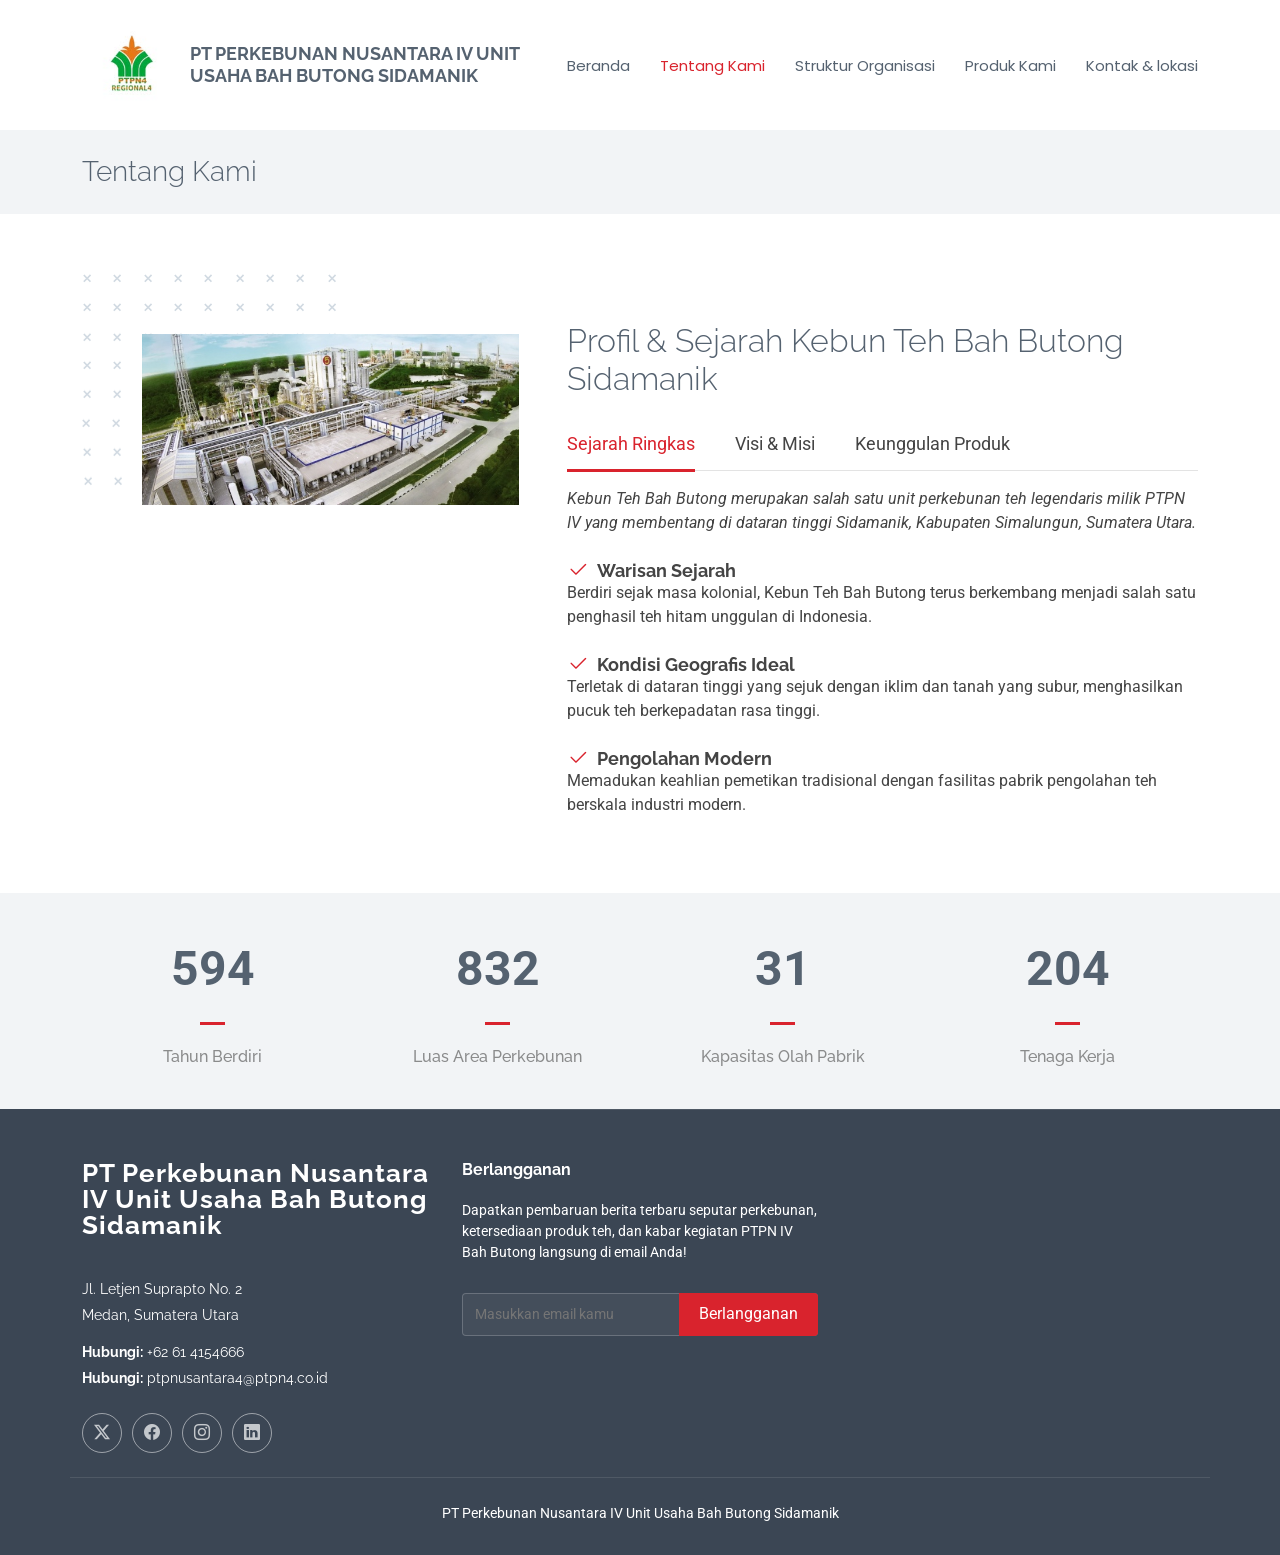
<file: about.html>
<!DOCTYPE html>
<html lang="en">

<head>
  <meta charset="utf-8">
  <meta content="width=device-width, initial-scale=1.0" name="viewport">
  <title>About - Sailor Bootstrap Template</title>
  <meta name="description" content="">
  <meta name="keywords" content="">

  <!-- Favicons -->
  <link href="assets/img/logo perusahaan.jpg" rel="icon">
  <link href="assets/img/" rel="apple-touch-icon">

  <!-- Fonts -->
  <link href="https://fonts.googleapis.com" rel="preconnect">
  <link href="https://fonts.gstatic.com" rel="preconnect" crossorigin>
  <link href="https://fonts.googleapis.com/css2?family=Roboto:ital,wght@0,100;0,300;0,400;0,500;0,700;0,900;1,100;1,300;1,400;1,500;1,700;1,900&family=Poppins:ital,wght@0,100;0,200;0,300;0,400;0,500;0,600;0,700;0,800;0,900;1,100;1,200;1,300;1,400;1,500;1,600;1,700;1,800;1,900&family=Raleway:ital,wght@0,100;0,200;0,300;0,400;0,500;0,600;0,700;0,800;0,900;1,100;1,200;1,300;1,400;1,500;1,600;1,700;1,800;1,900&display=swap" rel="stylesheet">

  <!-- Vendor CSS Files -->
  <link href="assets/vendor/bootstrap/css/bootstrap.min.css" rel="stylesheet">
  <link href="assets/vendor/bootstrap-icons/bootstrap-icons.css" rel="stylesheet">
  <link href="assets/vendor/aos/aos.css" rel="stylesheet">
  <link href="assets/vendor/glightbox/css/glightbox.min.css" rel="stylesheet">
  <link href="assets/vendor/swiper/swiper-bundle.min.css" rel="stylesheet">

  <!-- Main CSS File -->
  <link href="assets/css/main.css" rel="stylesheet">

  <!-- =======================================================
  * Template Name: Sailor
  * Template URL: https://bootstrapmade.com/sailor-free-bootstrap-theme/
  * Updated: Aug 07 2024 with Bootstrap v5.3.3
  * Author: BootstrapMade.com
  * License: https://bootstrapmade.com/license/
  ======================================================== -->
</head>

<body class="about-page">

  <header id="header" class="header d-flex align-items-center sticky-top">
    <div class="container-fluid container-xl position-relative d-flex align-items-center">

      <div href="about.html" class="logo d-flex align-items-center me-auto">
  <img src="assets/img/logo perusahaan.jpg" alt="Logo PTPN IV" style="max-height: 100px; margin-right: 8px;">
  <h1 class="sitename" style="font-size: 18px; line-height: 1.2;">PT Perkebunan Nusantara IV Unit Usaha Bah Butong Sidamanik</h1>
</a>

      <nav id="navmenu" class="navmenu">
  <ul>
    <!-- Mengarahkan kembali ke file utama index.html -->
    <li><a href="index.html">Beranda</a></li>
    <li><a href="about.html" class="active">Tentang Kami</a></li>
    <li><a href="portfolio.html">Struktur Organisasi</a></li>
    <li><a href="pricing.html">Produk Kami</a></li>
    <li><a href="contact.html">Kontak & lokasi</a></li>
  </ul>
  <i class="mobile-nav-toggle d-xl-none bi bi-list"></i>
</nav>
      

    </div>
  </header>

  <main class="main">

    <!-- Page Title -->
    <div class="page-title light-background">
      <div class="container d-lg-flex justify-content-between align-items-center">
        <h1 class="mb-2 mb-lg-0">Tentang Kami</h1>
        <nav class="breadcrumbs">
          
        </nav>
      </div>
    </div><!-- End Page Title -->

    <!-- About 2 Section -->
    <section id="about-2" class="about-2 section">

      <div class="container" data-aos="fade-up">

        <div class="row g-4 g-lg-5" data-aos="fade-up" data-aos-delay="200">

          <div class="col-lg-5">
            <div class="about-img">
              <img src="assets/img/gambar pabrik.png" class="img-fluid" alt="">
            </div>
          </div>

          <div class="col-lg-7">
            <h3 class="pt-0 pt-lg-5">Profil & Sejarah Kebun Teh Bah Butong Sidamanik</h3>

            <!-- Tabs -->
            <ul class="nav nav-pills mb-3">
              <li><a class="nav-link active" data-bs-toggle="pill" href="#about-2-tab1">Sejarah Ringkas</a></li>
              <li><a class="nav-link" data-bs-toggle="pill" href="#about-2-tab2">Visi & Misi</a></li>
              <li><a class="nav-link" data-bs-toggle="pill" href="#about-2-tab3">Keunggulan Produk</a></li>
            </ul><!-- End Tabs -->

            <!-- Tab Content -->
            <div class="tab-content">

              <div class="tab-pane fade show active" id="about-2-tab1">

                <p class="fst-italic">Kebun Teh Bah Butong merupakan salah satu unit perkebunan teh legendaris milik PTPN IV yang membentang di dataran tinggi Sidamanik, Kabupaten Simalungun, Sumatera Utara.</p>

                <div class="d-flex align-items-center mt-4">
                  <i class="bi bi-check2"></i>
                  <h4>Warisan Sejarah</h4>
                </div>
                <p>Berdiri sejak masa kolonial, Kebun Teh Bah Butong terus berkembang menjadi salah satu penghasil teh hitam unggulan di Indonesia.</p>

                <div class="d-flex align-items-center mt-4">
                  <i class="bi bi-check2"></i>
                  <h4>Kondisi Geografis Ideal</h4>
                </div>
                <p>Terletak di dataran tinggi yang sejuk dengan iklim dan tanah yang subur, menghasilkan pucuk teh berkepadatan rasa tinggi.</p>

                <div class="d-flex align-items-center mt-4">
                  <i class="bi bi-check2"></i>
                  <h4>Pengolahan Modern</h4>
                </div>
                <p>Memadukan keahlian pemetikan tradisional dengan fasilitas pabrik pengolahan teh berskala industri modern.</p>

              </div><!-- End Tab 1 Content -->

              <div class="tab-pane fade" id="about-2-tab2">

                <p class="fst-italic">Menjadi unit usaha perkebunan teh yang tangguh, berdaya saing tinggi, dan berorientasi pada kualitas produk utama bagi pasar lokal maupun internasional.</p>

                <div class="d-flex align-items-center mt-4">
                  <i class="bi bi-check2"></i>
                  <h4>Kualitas Mutu</h4>
                </div>
                <p>Menghasilkan teh hitam berkualitas tinggi yang aman dikonsumsi dan memenuhi standar industri makanan-minuman.</p>

                <div class="d-flex align-items-center mt-4">
                  <i class="bi bi-check2"></i>
                  <h4>Kelestarian Lingkungan</h4>
                </div>
                <p>Menerapkan sistem pertanian dan pengolahan perkebunan yang ramah lingkungan dan berkelanjutan.</p>

                <div class="d-flex align-items-center mt-4">
                  <i class="bi bi-check2"></i>
                  <h4>Kesejahteraan Masyarakat</h4>
                </div>
                <p>Memberikan dampak ekonomi positif bagi masyarakat sekitar Sidamanik dan Kabupaten Simalungun.</p>

              </div><!-- End Tab 2 Content -->

              <div class="tab-pane fade" id="about-2-tab3">

                <p class="fst-italic">Teh hasil olahan Bah Butong diproses langsung dari pucuk daun teh segar pilihan untuk menjaga aroma dan cita rasa otentik khas Sidamanik.</p>

                <div class="d-flex align-items-center mt-4">
                  <i class="bi bi-check2"></i>
                  <h4>Aroma Khas & Otentik</h4>
                </div>
                <p>Menyajikan aroma teh yang kuat dan warna seduhan yang jernih khas dataran tinggi Simalungun.</p>

                <div class="d-flex align-items-center mt-4">
                  <i class="bi bi-check2"></i>
                  <h4>Kaya Antioksidan</h4>
                </div>
                <p>Diproses secara alami tanpa bahan pengawet sehingga kandungan nutrisi dan antioksidannya tetap terjaga.</p>

                <div class="d-flex align-items-center mt-4">
                  <i class="bi bi-check2"></i>
                  <h4>Beragam Varian</h4>
                </div>
                <p>Hadir dalam pilihan Teh Celup, Teh Seduh Loose Leaf, hingga Teh Hitam Premium Edisi Khusus.</p>

              </div><!-- End Tab 3 Content -->

            </div>

          </div>

        </div>

      </div>

    </section><!-- /About 2 Section -->

    <!-- Stats Section -->
    <section id="stats" class="stats section light-background">

      <div class="container" data-aos="fade-up" data-aos-delay="100">

        <div class="row gy-4">

          <div class="col-lg-3 col-md-6">
            <div class="stats-item text-center w-100 h-100">
              <span data-purecounter-start="0" data-purecounter-end="1917" data-purecounter-duration="1" class="purecounter"></span>
              <p>Tahun Berdiri</p>
            </div>
          </div><!-- End Stats Item -->

          <div class="col-lg-3 col-md-6">
            <div class="stats-item text-center w-100 h-100">
              <span data-purecounter-start="0" data-purecounter-end="2684" data-purecounter-duration="1" class="purecounter"></span>
              <p>Luas Area Perkebunan</p>
            </div>
          </div><!-- End Stats Item -->

          <div class="col-lg-3 col-md-6">
            <div class="stats-item text-center w-100 h-100">
              <span data-purecounter-start="0" data-purecounter-end="100" data-purecounter-duration="1" class="purecounter"></span>
              <p>Kapasitas Olah Pabrik</p>
            </div>
          </div><!-- End Stats Item -->

          <div class="col-lg-3 col-md-6">
            <div class="stats-item text-center w-100 h-100">
              <span data-purecounter-start="0" data-purecounter-end="659" data-purecounter-duration="1" class="purecounter"></span>
              <p>Tenaga Kerja</p>
            </div>
          </div><!-- End Stats Item -->

        </div>

      </div>

    </section><!-- /Stats Section -->


    </section><!-- /Skills Section -->

  </main>

  <footer id="footer" class="footer dark-background">

    <div class="container footer-top">
  <div class="row gy-4">
    <div class="col-lg-4 col-md-6 footer-about">
      
      <div class="logo d-flex align-items-center">
        <span class="sitename">PT Perkebunan Nusantara IV Unit Usaha Bah Butong Sidamanik</span>
      </div>
      <div class="footer-contact pt-3">
        <p>Jl. Letjen Suprapto No. 2</p>
        <p>Medan, Sumatera Utara</p>
        <p class="mt-3"><strong>Hubungi:</strong> <span>+62 61 4154666</span></p>
        <p><strong>Hubungi:</strong> <span>ptpnusantara4@ptpn4.co.id</span></p>
      </div>
          <div class="social-links d-flex mt-4">
  <a href="https://x.com/PTPN_6" target="_blank" rel="noopener noreferrer"><i class="bi bi-twitter-x"></i></a>
  <a href="https://www.facebook.com/pages/PT.%20Perkebunan%20Nusantara%20IV%20unit%20bah%20butong/392603407920058/" target="_blank" rel="noopener noreferrer"><i class="bi bi-facebook"></i></a>
  <a href="https://www.instagram.com/ptpn4_regional4?utm_source=ig_web_button_share_sheet&dlrf=ZDNlZDc0MzIxNw==" target="_blank" rel="noopener noreferrer"><i class="bi bi-instagram"></i></a>
  <a href="https://www.linkedin.com/company/pt-perkebunan-nusantara-iv-regional-ii-unit-usaha-teh-bah-butong/home/" target="_blank" rel="noopener noreferrer"><i class="bi bi-linkedin"></i></a>
</div>
        </div>

        <div class="col-lg-4 col-md-12 footer-newsletter">
  <h4>Berlangganan</h4>
  <p>Dapatkan pembaruan berita terbaru seputar perkebunan, ketersediaan produk teh, dan kabar kegiatan PTPN IV Bah Butong langsung di email Anda!</p>
  <form action="https://formspree.io/f/mdeelzja" method="POST" onsubmit="handleFormspree(event)">
    <div class="newsletter-form">
      <input type="email" name="email" required placeholder="Masukkan email kamu">
      <input type="submit" value="Berlangganan">
    </div>
    <div id="newsletter-sent-message" class="sent-message" style="display: none; margin-top: 10px; color: #18d26e; font-weight: 600;">
      Kamu Telah Berhasil Berlangganan. Terimakasih!
    </div>
  </form>
</div>
<script>
async function handleFormspree(event) {
  event.preventDefault(); 
  const form = event.target;
  const data = new FormData(form);
  const sentMessage = document.getElementById('newsletter-sent-message');

  try {
    const response = await fetch(form.action, {
      method: 'POST',
      body: data,
      headers: {
        'Accept': 'application/json'
      }
    });

    if (response.ok) {
      if (sentMessage) sentMessage.style.display = 'block'; // Tampilkan tulisan hijau sukses
      form.reset(); 
    } else {
      alert("Terjadi kesalahan saat mengantarkan pesan.");
    }
  } catch (error) {
    alert("Gagal mengirim email. Periksa koneksi internet kamu.");
  }
}
</script>

      </div>
    </div>

    <div class="container copyright text-center mt-4">
      <p> <span>PT Perkebunan Nusantara IV Unit Usaha Bah Butong Sidamanik</span> 
      <div class="credits">
        <!-- All the links in the footer should remain intact. -->
        <!-- You can delete the links only if you've purchased the pro version. -->
        <!-- Licensing information: https://bootstrapmade.com/license/ -->
        <!-- Purchase the pro version with working PHP/AJAX contact form: [buy-url] -->
        
      </div>
    </div>

  </footer>
  <!-- Scroll Top -->
<a href="#" id="scroll-top" class="scroll-top d-flex align-items-center justify-content-center"><i class="bi bi-arrow-up-short"></i></a>
  
  <!-- Preloader -->
  <div id="preloader"></div>

  <!-- Vendor JS Files -->
  <script src="assets/vendor/bootstrap/js/bootstrap.bundle.min.js"></script>
  <script src="assets/vendor/php-email-form/validate.js"></script>
  <script src="assets/vendor/aos/aos.js"></script>
  <script src="assets/vendor/glightbox/js/glightbox.min.js"></script>
  <script src="assets/vendor/imagesloaded/imagesloaded.pkgd.min.js"></script>
  <script src="assets/vendor/isotope-layout/isotope.pkgd.min.js"></script>
  <script src="assets/vendor/purecounter/purecounter_vanilla.js"></script>
  <script src="assets/vendor/waypoints/noframework.waypoints.js"></script>
  <script src="assets/vendor/swiper/swiper-bundle.min.js"></script>

  <!-- Main JS File -->
  <script src="assets/js/main.js"></script>

</body>

</html>
</file>
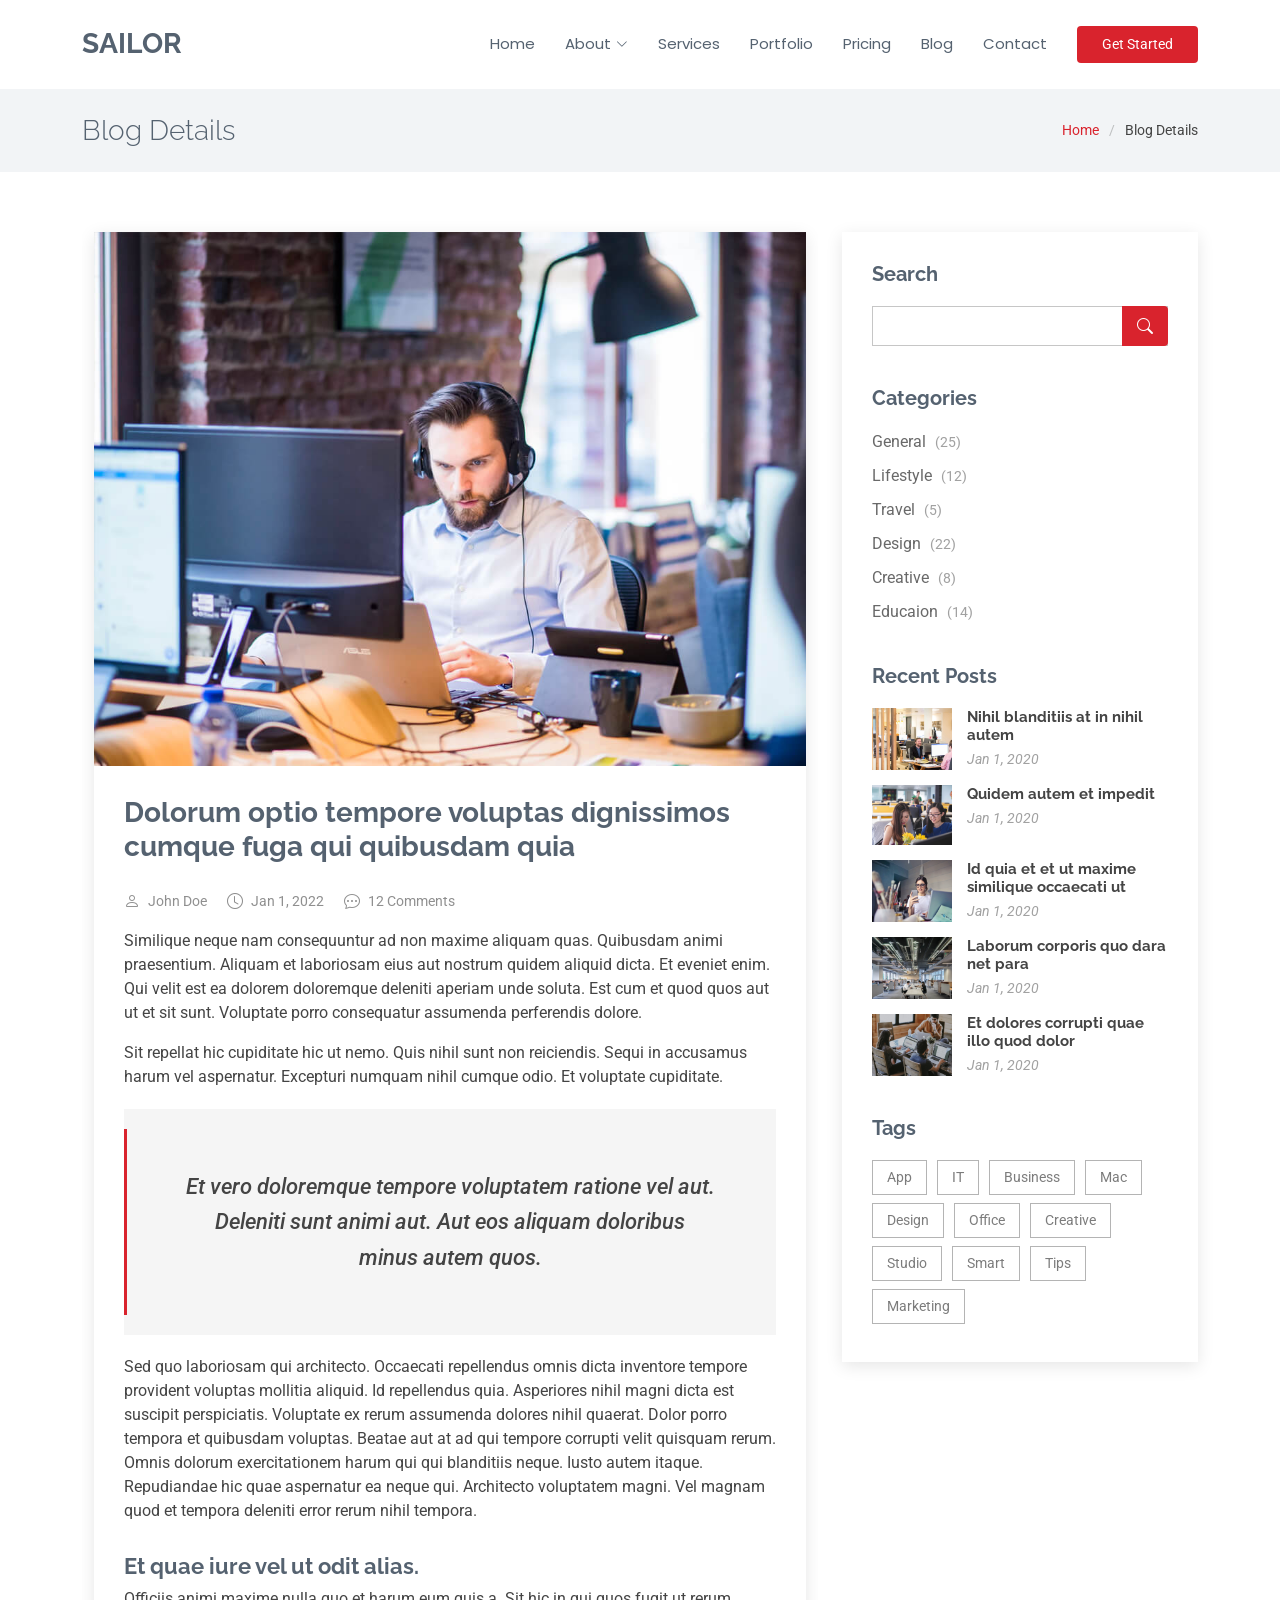
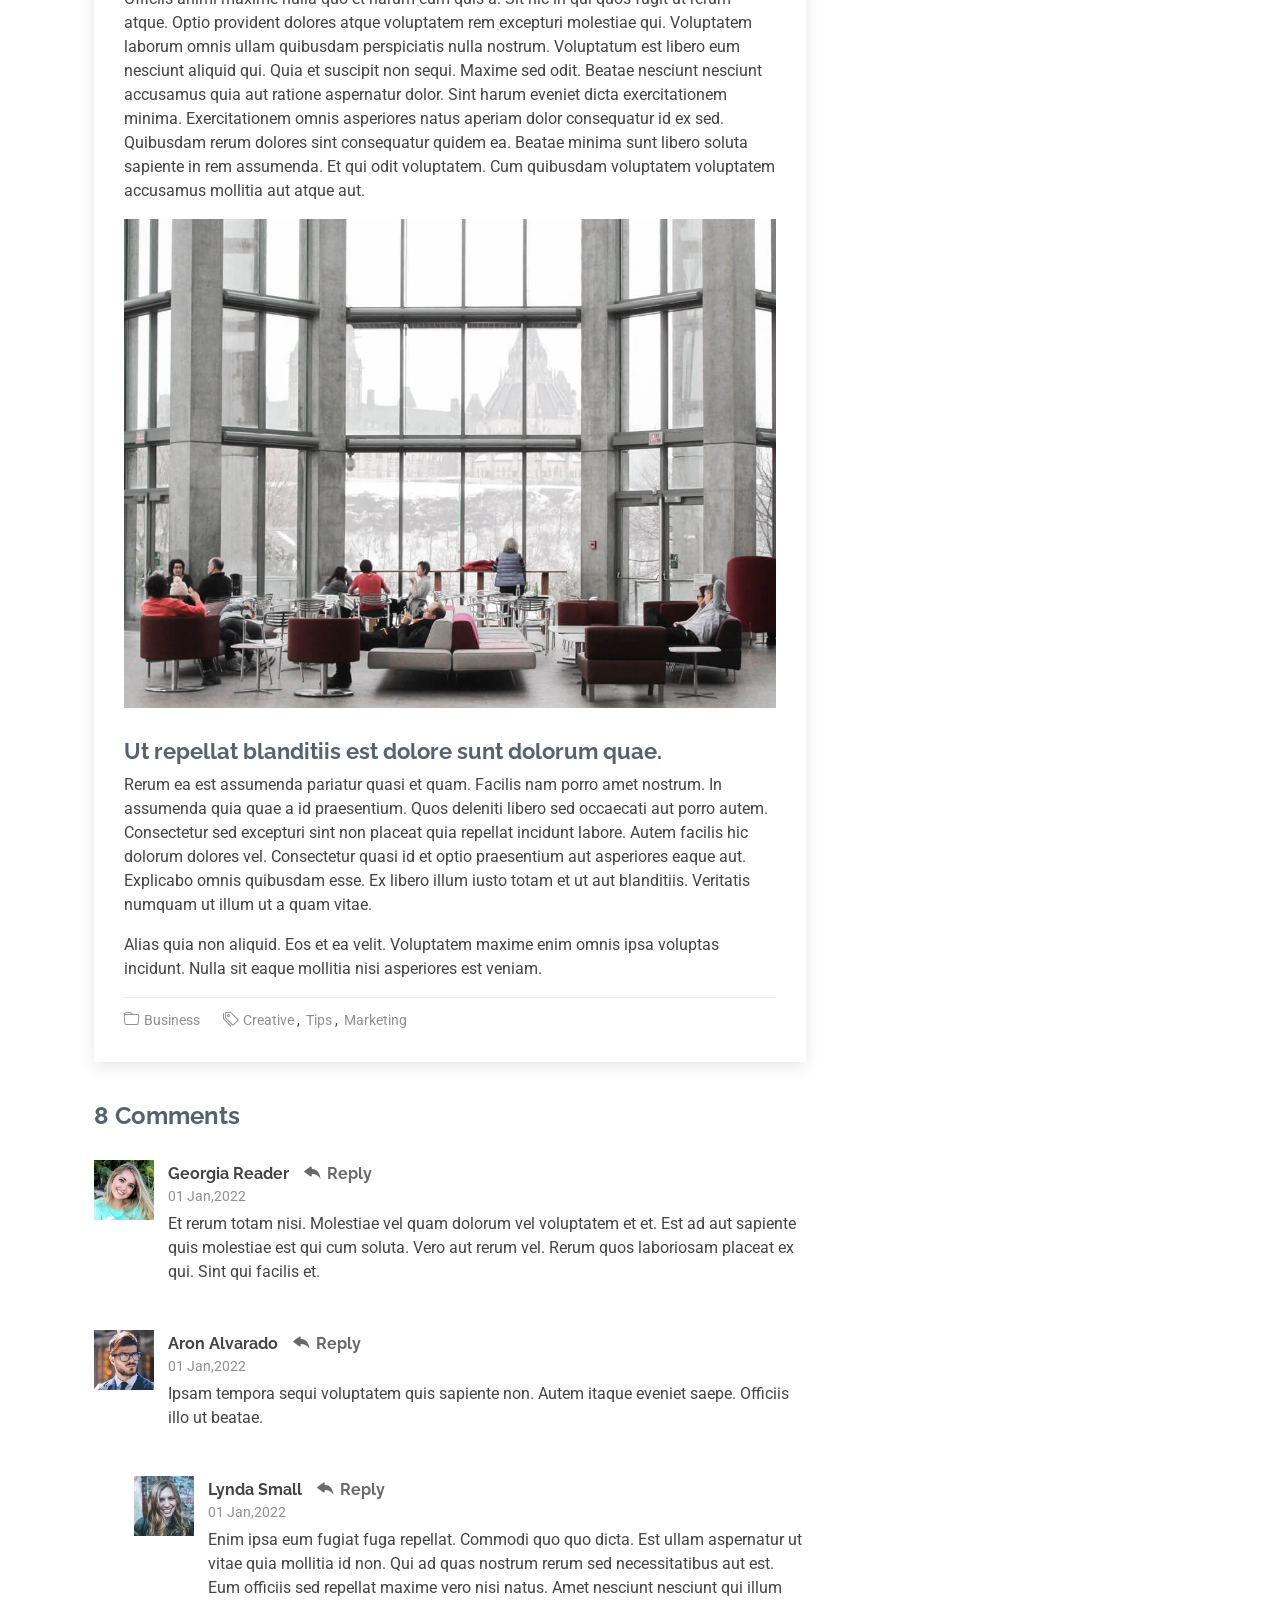
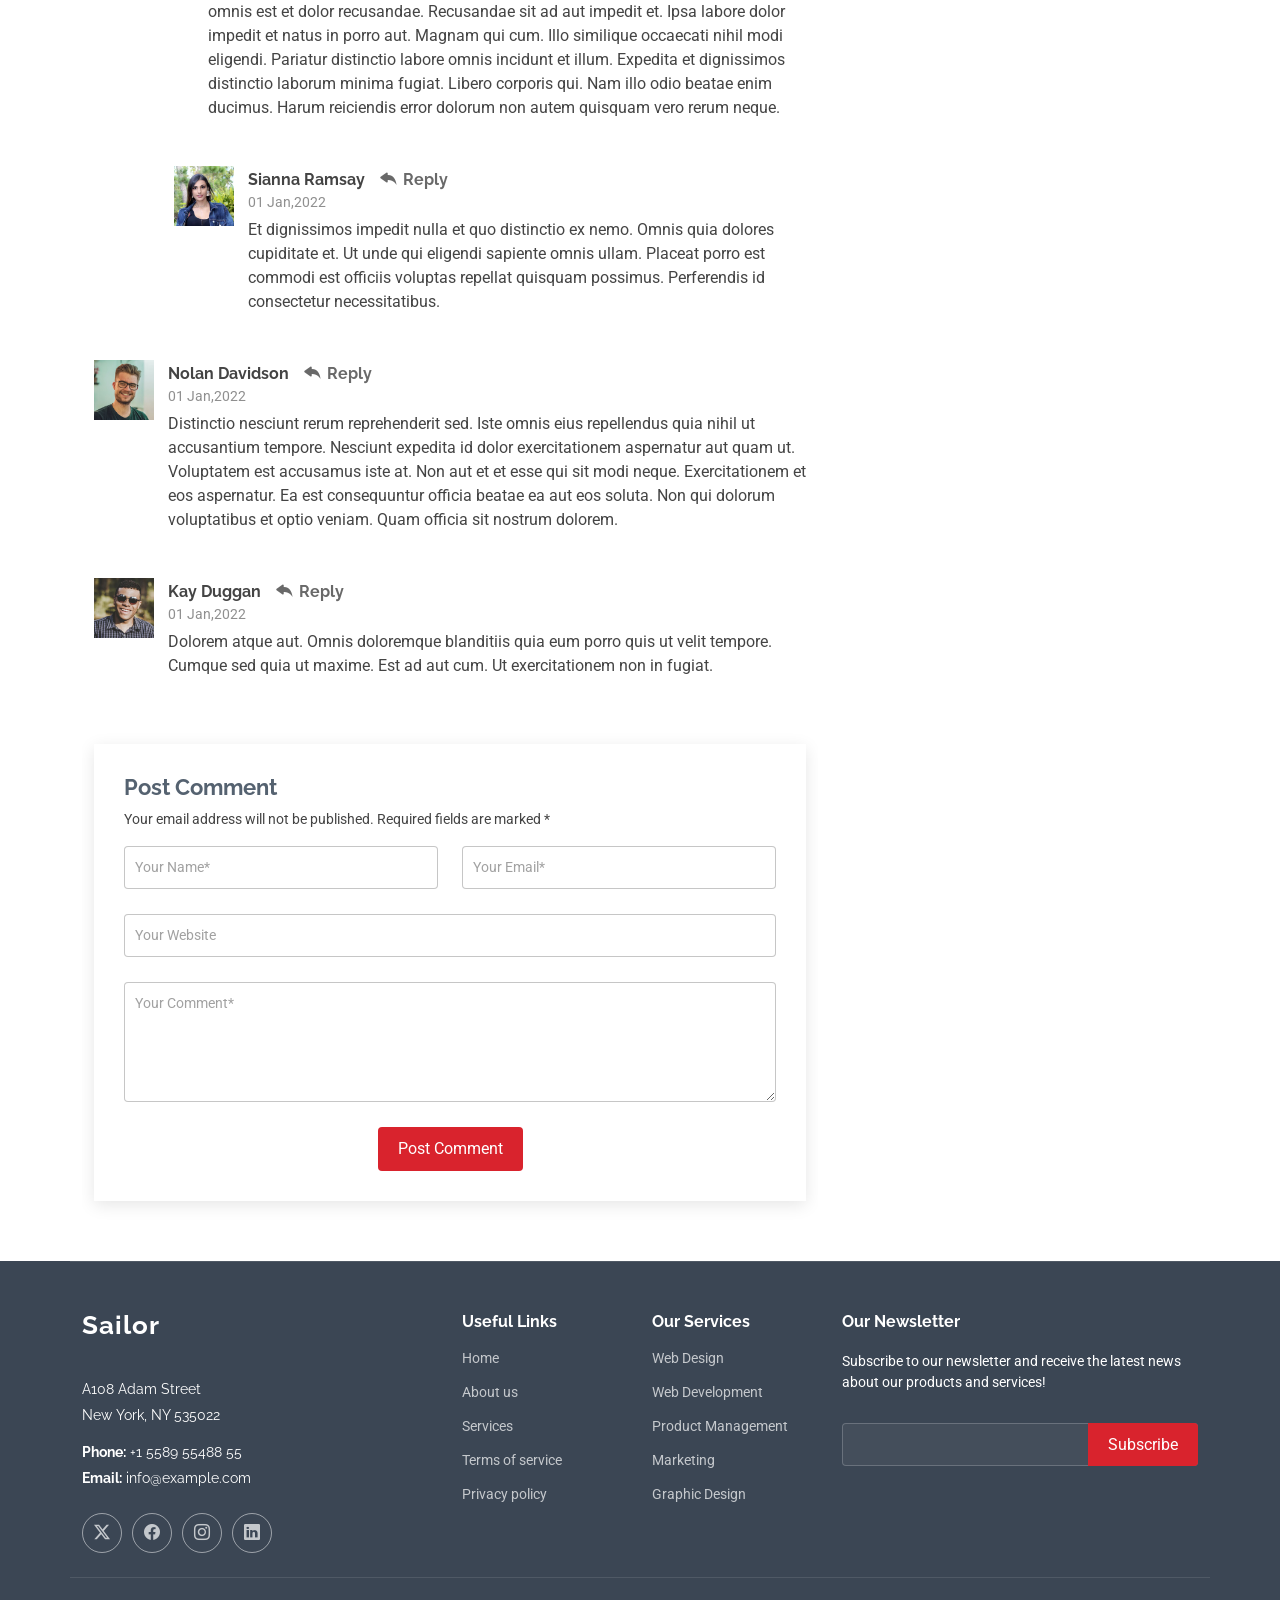
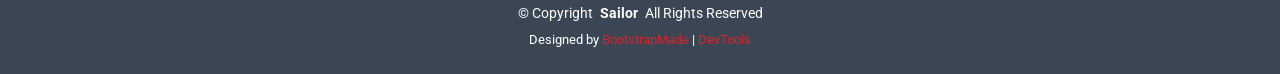
<file: blog-details.html>
<!DOCTYPE html>
<html lang="en">

<head>
  <meta charset="utf-8">
  <meta content="width=device-width, initial-scale=1.0" name="viewport">
  <title>Blog Details - Sailor Bootstrap Template</title>
  <meta name="description" content="">
  <meta name="keywords" content="">

  <!-- Favicons -->
  <link href="assets/img/favicon.png" rel="icon">
  <link href="assets/img/apple-touch-icon.png" rel="apple-touch-icon">

  <!-- Fonts -->
  <link href="https://fonts.googleapis.com" rel="preconnect">
  <link href="https://fonts.gstatic.com" rel="preconnect" crossorigin>
  <link href="https://fonts.googleapis.com/css2?family=Roboto:ital,wght@0,100;0,300;0,400;0,500;0,700;0,900;1,100;1,300;1,400;1,500;1,700;1,900&family=Poppins:ital,wght@0,100;0,200;0,300;0,400;0,500;0,600;0,700;0,800;0,900;1,100;1,200;1,300;1,400;1,500;1,600;1,700;1,800;1,900&family=Raleway:ital,wght@0,100;0,200;0,300;0,400;0,500;0,600;0,700;0,800;0,900;1,100;1,200;1,300;1,400;1,500;1,600;1,700;1,800;1,900&display=swap" rel="stylesheet">

  <!-- Vendor CSS Files -->
  <link href="assets/vendor/bootstrap/css/bootstrap.min.css" rel="stylesheet">
  <link href="assets/vendor/bootstrap-icons/bootstrap-icons.css" rel="stylesheet">
  <link href="assets/vendor/aos/aos.css" rel="stylesheet">
  <link href="assets/vendor/glightbox/css/glightbox.min.css" rel="stylesheet">
  <link href="assets/vendor/swiper/swiper-bundle.min.css" rel="stylesheet">

  <!-- Main CSS File -->
  <link href="assets/css/main.css" rel="stylesheet">

  <!-- =======================================================
  * Template Name: Sailor
  * Template URL: https://bootstrapmade.com/sailor-free-bootstrap-theme/
  * Updated: Aug 07 2024 with Bootstrap v5.3.3
  * Author: BootstrapMade.com
  * License: https://bootstrapmade.com/license/
  ======================================================== -->
</head>

<body class="blog-details-page">

  <header id="header" class="header d-flex align-items-center sticky-top">
    <div class="container-fluid container-xl position-relative d-flex align-items-center">

      <a href="index.html" class="logo d-flex align-items-center me-auto">
        <!-- Uncomment the line below if you also wish to use an image logo -->
        <!-- <img src="assets/img/logo.png" alt=""> -->
        <h1 class="sitename">Sailor</h1>
      </a>

      <nav id="navmenu" class="navmenu">
        <ul>
          <li><a href="#hero">Home</a></li>
          <li class="dropdown"><a href="about.html"><span>About</span> <i class="bi bi-chevron-down toggle-dropdown"></i></a>
            <ul>
              <li><a href="team.html">Team</a></li>
              <li><a href="testimonials.html">Testimonials</a></li>
              <li class="dropdown"><a href="#"><span>Deep Dropdown</span> <i class="bi bi-chevron-down toggle-dropdown"></i></a>
                <ul>
                  <li><a href="#">Deep Dropdown 1</a></li>
                  <li><a href="#">Deep Dropdown 2</a></li>
                  <li><a href="#">Deep Dropdown 3</a></li>
                  <li><a href="#">Deep Dropdown 4</a></li>
                  <li><a href="#">Deep Dropdown 5</a></li>
                </ul>
              </li>
            </ul>
          </li>
          <li><a href="services.html">Services</a></li>
          <li><a href="portfolio.html">Portfolio</a></li>
          <li><a href="pricing.html">Pricing</a></li>
          <li><a href="blog.html">Blog</a></li>
          <li><a href="contact.html">Contact</a></li>
        </ul>
        <i class="mobile-nav-toggle d-xl-none bi bi-list"></i>
      </nav>

      <a class="btn-getstarted" href="about.html">Get Started</a>

    </div>
  </header>

  <main class="main">

    <!-- Page Title -->
    <div class="page-title light-background">
      <div class="container d-lg-flex justify-content-between align-items-center">
        <h1 class="mb-2 mb-lg-0">Blog Details</h1>
        <nav class="breadcrumbs">
          <ol>
            <li><a href="index.html">Home</a></li>
            <li class="current">Blog Details</li>
          </ol>
        </nav>
      </div>
    </div><!-- End Page Title -->

    <div class="container">
      <div class="row">

        <div class="col-lg-8">

          <!-- Blog Details Section -->
          <section id="blog-details" class="blog-details section">
            <div class="container">

              <article class="article">

                <div class="post-img">
                  <img src="assets/img/blog/blog-1.jpg" alt="" class="img-fluid">
                </div>

                <h2 class="title">Dolorum optio tempore voluptas dignissimos cumque fuga qui quibusdam quia</h2>

                <div class="meta-top">
                  <ul>
                    <li class="d-flex align-items-center"><i class="bi bi-person"></i> <a href="blog-details.html">John Doe</a></li>
                    <li class="d-flex align-items-center"><i class="bi bi-clock"></i> <a href="blog-details.html"><time datetime="2020-01-01">Jan 1, 2022</time></a></li>
                    <li class="d-flex align-items-center"><i class="bi bi-chat-dots"></i> <a href="blog-details.html">12 Comments</a></li>
                  </ul>
                </div><!-- End meta top -->

                <div class="content">
                  <p>
                    Similique neque nam consequuntur ad non maxime aliquam quas. Quibusdam animi praesentium. Aliquam et laboriosam eius aut nostrum quidem aliquid dicta.
                    Et eveniet enim. Qui velit est ea dolorem doloremque deleniti aperiam unde soluta. Est cum et quod quos aut ut et sit sunt. Voluptate porro consequatur assumenda perferendis dolore.
                  </p>

                  <p>
                    Sit repellat hic cupiditate hic ut nemo. Quis nihil sunt non reiciendis. Sequi in accusamus harum vel aspernatur. Excepturi numquam nihil cumque odio. Et voluptate cupiditate.
                  </p>

                  <blockquote>
                    <p>
                      Et vero doloremque tempore voluptatem ratione vel aut. Deleniti sunt animi aut. Aut eos aliquam doloribus minus autem quos.
                    </p>
                  </blockquote>

                  <p>
                    Sed quo laboriosam qui architecto. Occaecati repellendus omnis dicta inventore tempore provident voluptas mollitia aliquid. Id repellendus quia. Asperiores nihil magni dicta est suscipit perspiciatis. Voluptate ex rerum assumenda dolores nihil quaerat.
                    Dolor porro tempora et quibusdam voluptas. Beatae aut at ad qui tempore corrupti velit quisquam rerum. Omnis dolorum exercitationem harum qui qui blanditiis neque.
                    Iusto autem itaque. Repudiandae hic quae aspernatur ea neque qui. Architecto voluptatem magni. Vel magnam quod et tempora deleniti error rerum nihil tempora.
                  </p>

                  <h3>Et quae iure vel ut odit alias.</h3>
                  <p>
                    Officiis animi maxime nulla quo et harum eum quis a. Sit hic in qui quos fugit ut rerum atque. Optio provident dolores atque voluptatem rem excepturi molestiae qui. Voluptatem laborum omnis ullam quibusdam perspiciatis nulla nostrum. Voluptatum est libero eum nesciunt aliquid qui.
                    Quia et suscipit non sequi. Maxime sed odit. Beatae nesciunt nesciunt accusamus quia aut ratione aspernatur dolor. Sint harum eveniet dicta exercitationem minima. Exercitationem omnis asperiores natus aperiam dolor consequatur id ex sed. Quibusdam rerum dolores sint consequatur quidem ea.
                    Beatae minima sunt libero soluta sapiente in rem assumenda. Et qui odit voluptatem. Cum quibusdam voluptatem voluptatem accusamus mollitia aut atque aut.
                  </p>
                  <img src="assets/img/blog/blog-inside-post.jpg" class="img-fluid" alt="">

                  <h3>Ut repellat blanditiis est dolore sunt dolorum quae.</h3>
                  <p>
                    Rerum ea est assumenda pariatur quasi et quam. Facilis nam porro amet nostrum. In assumenda quia quae a id praesentium. Quos deleniti libero sed occaecati aut porro autem. Consectetur sed excepturi sint non placeat quia repellat incidunt labore. Autem facilis hic dolorum dolores vel.
                    Consectetur quasi id et optio praesentium aut asperiores eaque aut. Explicabo omnis quibusdam esse. Ex libero illum iusto totam et ut aut blanditiis. Veritatis numquam ut illum ut a quam vitae.
                  </p>
                  <p>
                    Alias quia non aliquid. Eos et ea velit. Voluptatem maxime enim omnis ipsa voluptas incidunt. Nulla sit eaque mollitia nisi asperiores est veniam.
                  </p>

                </div><!-- End post content -->

                <div class="meta-bottom">
                  <i class="bi bi-folder"></i>
                  <ul class="cats">
                    <li><a href="#">Business</a></li>
                  </ul>

                  <i class="bi bi-tags"></i>
                  <ul class="tags">
                    <li><a href="#">Creative</a></li>
                    <li><a href="#">Tips</a></li>
                    <li><a href="#">Marketing</a></li>
                  </ul>
                </div><!-- End meta bottom -->

              </article>

            </div>
          </section><!-- /Blog Details Section -->

          <!-- Blog Comments Section -->
          <section id="blog-comments" class="blog-comments section">

            <div class="container">

              <h4 class="comments-count">8 Comments</h4>

              <div id="comment-1" class="comment">
                <div class="d-flex">
                  <div class="comment-img"><img src="assets/img/blog/comments-1.jpg" alt=""></div>
                  <div>
                    <h5><a href="">Georgia Reader</a> <a href="#" class="reply"><i class="bi bi-reply-fill"></i> Reply</a></h5>
                    <time datetime="2020-01-01">01 Jan,2022</time>
                    <p>
                      Et rerum totam nisi. Molestiae vel quam dolorum vel voluptatem et et. Est ad aut sapiente quis molestiae est qui cum soluta.
                      Vero aut rerum vel. Rerum quos laboriosam placeat ex qui. Sint qui facilis et.
                    </p>
                  </div>
                </div>
              </div><!-- End comment #1 -->

              <div id="comment-2" class="comment">
                <div class="d-flex">
                  <div class="comment-img"><img src="assets/img/blog/comments-2.jpg" alt=""></div>
                  <div>
                    <h5><a href="">Aron Alvarado</a> <a href="#" class="reply"><i class="bi bi-reply-fill"></i> Reply</a></h5>
                    <time datetime="2020-01-01">01 Jan,2022</time>
                    <p>
                      Ipsam tempora sequi voluptatem quis sapiente non. Autem itaque eveniet saepe. Officiis illo ut beatae.
                    </p>
                  </div>
                </div>

                <div id="comment-reply-1" class="comment comment-reply">
                  <div class="d-flex">
                    <div class="comment-img"><img src="assets/img/blog/comments-3.jpg" alt=""></div>
                    <div>
                      <h5><a href="">Lynda Small</a> <a href="#" class="reply"><i class="bi bi-reply-fill"></i> Reply</a></h5>
                      <time datetime="2020-01-01">01 Jan,2022</time>
                      <p>
                        Enim ipsa eum fugiat fuga repellat. Commodi quo quo dicta. Est ullam aspernatur ut vitae quia mollitia id non. Qui ad quas nostrum rerum sed necessitatibus aut est. Eum officiis sed repellat maxime vero nisi natus. Amet nesciunt nesciunt qui illum omnis est et dolor recusandae.

                        Recusandae sit ad aut impedit et. Ipsa labore dolor impedit et natus in porro aut. Magnam qui cum. Illo similique occaecati nihil modi eligendi. Pariatur distinctio labore omnis incidunt et illum. Expedita et dignissimos distinctio laborum minima fugiat.

                        Libero corporis qui. Nam illo odio beatae enim ducimus. Harum reiciendis error dolorum non autem quisquam vero rerum neque.
                      </p>
                    </div>
                  </div>

                  <div id="comment-reply-2" class="comment comment-reply">
                    <div class="d-flex">
                      <div class="comment-img"><img src="assets/img/blog/comments-4.jpg" alt=""></div>
                      <div>
                        <h5><a href="">Sianna Ramsay</a> <a href="#" class="reply"><i class="bi bi-reply-fill"></i> Reply</a></h5>
                        <time datetime="2020-01-01">01 Jan,2022</time>
                        <p>
                          Et dignissimos impedit nulla et quo distinctio ex nemo. Omnis quia dolores cupiditate et. Ut unde qui eligendi sapiente omnis ullam. Placeat porro est commodi est officiis voluptas repellat quisquam possimus. Perferendis id consectetur necessitatibus.
                        </p>
                      </div>
                    </div>

                  </div><!-- End comment reply #2-->

                </div><!-- End comment reply #1-->

              </div><!-- End comment #2-->

              <div id="comment-3" class="comment">
                <div class="d-flex">
                  <div class="comment-img"><img src="assets/img/blog/comments-5.jpg" alt=""></div>
                  <div>
                    <h5><a href="">Nolan Davidson</a> <a href="#" class="reply"><i class="bi bi-reply-fill"></i> Reply</a></h5>
                    <time datetime="2020-01-01">01 Jan,2022</time>
                    <p>
                      Distinctio nesciunt rerum reprehenderit sed. Iste omnis eius repellendus quia nihil ut accusantium tempore. Nesciunt expedita id dolor exercitationem aspernatur aut quam ut. Voluptatem est accusamus iste at.
                      Non aut et et esse qui sit modi neque. Exercitationem et eos aspernatur. Ea est consequuntur officia beatae ea aut eos soluta. Non qui dolorum voluptatibus et optio veniam. Quam officia sit nostrum dolorem.
                    </p>
                  </div>
                </div>

              </div><!-- End comment #3 -->

              <div id="comment-4" class="comment">
                <div class="d-flex">
                  <div class="comment-img"><img src="assets/img/blog/comments-6.jpg" alt=""></div>
                  <div>
                    <h5><a href="">Kay Duggan</a> <a href="#" class="reply"><i class="bi bi-reply-fill"></i> Reply</a></h5>
                    <time datetime="2020-01-01">01 Jan,2022</time>
                    <p>
                      Dolorem atque aut. Omnis doloremque blanditiis quia eum porro quis ut velit tempore. Cumque sed quia ut maxime. Est ad aut cum. Ut exercitationem non in fugiat.
                    </p>
                  </div>
                </div>

              </div><!-- End comment #4 -->

            </div>

          </section><!-- /Blog Comments Section -->

          <!-- Comment Form Section -->
          <section id="comment-form" class="comment-form section">
            <div class="container">

              <form action="">

                <h4>Post Comment</h4>
                <p>Your email address will not be published. Required fields are marked * </p>
                <div class="row">
                  <div class="col-md-6 form-group">
                    <input name="name" type="text" class="form-control" placeholder="Your Name*">
                  </div>
                  <div class="col-md-6 form-group">
                    <input name="email" type="text" class="form-control" placeholder="Your Email*">
                  </div>
                </div>
                <div class="row">
                  <div class="col form-group">
                    <input name="website" type="text" class="form-control" placeholder="Your Website">
                  </div>
                </div>
                <div class="row">
                  <div class="col form-group">
                    <textarea name="comment" class="form-control" placeholder="Your Comment*"></textarea>
                  </div>
                </div>

                <div class="text-center">
                  <button type="submit" class="btn btn-primary">Post Comment</button>
                </div>

              </form>

            </div>
          </section><!-- /Comment Form Section -->

        </div>

        <div class="col-lg-4 sidebar">

          <div class="widgets-container">

            <!-- Search Widget -->
            <div class="search-widget widget-item">

              <h3 class="widget-title">Search</h3>
              <form action="">
                <input type="text">
                <button type="submit" title="Search"><i class="bi bi-search"></i></button>
              </form>

            </div><!--/Search Widget -->

            <!-- Categories Widget -->
            <div class="categories-widget widget-item">

              <h3 class="widget-title">Categories</h3>
              <ul class="mt-3">
                <li><a href="#">General <span>(25)</span></a></li>
                <li><a href="#">Lifestyle <span>(12)</span></a></li>
                <li><a href="#">Travel <span>(5)</span></a></li>
                <li><a href="#">Design <span>(22)</span></a></li>
                <li><a href="#">Creative <span>(8)</span></a></li>
                <li><a href="#">Educaion <span>(14)</span></a></li>
              </ul>

            </div><!--/Categories Widget -->

            <!-- Recent Posts Widget -->
            <div class="recent-posts-widget widget-item">

              <h3 class="widget-title">Recent Posts</h3>

              <div class="post-item">
                <img src="assets/img/blog/blog-recent-1.jpg" alt="" class="flex-shrink-0">
                <div>
                  <h4><a href="blog-details.html">Nihil blanditiis at in nihil autem</a></h4>
                  <time datetime="2020-01-01">Jan 1, 2020</time>
                </div>
              </div><!-- End recent post item-->

              <div class="post-item">
                <img src="assets/img/blog/blog-recent-2.jpg" alt="" class="flex-shrink-0">
                <div>
                  <h4><a href="blog-details.html">Quidem autem et impedit</a></h4>
                  <time datetime="2020-01-01">Jan 1, 2020</time>
                </div>
              </div><!-- End recent post item-->

              <div class="post-item">
                <img src="assets/img/blog/blog-recent-3.jpg" alt="" class="flex-shrink-0">
                <div>
                  <h4><a href="blog-details.html">Id quia et et ut maxime similique occaecati ut</a></h4>
                  <time datetime="2020-01-01">Jan 1, 2020</time>
                </div>
              </div><!-- End recent post item-->

              <div class="post-item">
                <img src="assets/img/blog/blog-recent-4.jpg" alt="" class="flex-shrink-0">
                <div>
                  <h4><a href="blog-details.html">Laborum corporis quo dara net para</a></h4>
                  <time datetime="2020-01-01">Jan 1, 2020</time>
                </div>
              </div><!-- End recent post item-->

              <div class="post-item">
                <img src="assets/img/blog/blog-recent-5.jpg" alt="" class="flex-shrink-0">
                <div>
                  <h4><a href="blog-details.html">Et dolores corrupti quae illo quod dolor</a></h4>
                  <time datetime="2020-01-01">Jan 1, 2020</time>
                </div>
              </div><!-- End recent post item-->

            </div><!--/Recent Posts Widget -->

            <!-- Tags Widget -->
            <div class="tags-widget widget-item">

              <h3 class="widget-title">Tags</h3>
              <ul>
                <li><a href="#">App</a></li>
                <li><a href="#">IT</a></li>
                <li><a href="#">Business</a></li>
                <li><a href="#">Mac</a></li>
                <li><a href="#">Design</a></li>
                <li><a href="#">Office</a></li>
                <li><a href="#">Creative</a></li>
                <li><a href="#">Studio</a></li>
                <li><a href="#">Smart</a></li>
                <li><a href="#">Tips</a></li>
                <li><a href="#">Marketing</a></li>
              </ul>

            </div><!--/Tags Widget -->

          </div>

        </div>

      </div>
    </div>

  </main>

  <footer id="footer" class="footer dark-background">

    <div class="container footer-top">
      <div class="row gy-4">
        <div class="col-lg-4 col-md-6 footer-about">
          <a href="index.html" class="logo d-flex align-items-center">
            <span class="sitename">Sailor</span>
          </a>
          <div class="footer-contact pt-3">
            <p>A108 Adam Street</p>
            <p>New York, NY 535022</p>
            <p class="mt-3"><strong>Phone:</strong> <span>+1 5589 55488 55</span></p>
            <p><strong>Email:</strong> <span>info@example.com</span></p>
          </div>
          <div class="social-links d-flex mt-4">
            <a href=""><i class="bi bi-twitter-x"></i></a>
            <a href=""><i class="bi bi-facebook"></i></a>
            <a href=""><i class="bi bi-instagram"></i></a>
            <a href=""><i class="bi bi-linkedin"></i></a>
          </div>
        </div>

        <div class="col-lg-2 col-md-3 footer-links">
          <h4>Useful Links</h4>
          <ul>
            <li><a href="#">Home</a></li>
            <li><a href="#">About us</a></li>
            <li><a href="#">Services</a></li>
            <li><a href="#">Terms of service</a></li>
            <li><a href="#">Privacy policy</a></li>
          </ul>
        </div>

        <div class="col-lg-2 col-md-3 footer-links">
          <h4>Our Services</h4>
          <ul>
            <li><a href="#">Web Design</a></li>
            <li><a href="#">Web Development</a></li>
            <li><a href="#">Product Management</a></li>
            <li><a href="#">Marketing</a></li>
            <li><a href="#">Graphic Design</a></li>
          </ul>
        </div>

        <div class="col-lg-4 col-md-12 footer-newsletter">
          <h4>Our Newsletter</h4>
          <p>Subscribe to our newsletter and receive the latest news about our products and services!</p>
          <form action="forms/newsletter.php" method="post" class="php-email-form">
            <div class="newsletter-form"><input type="email" name="email"><input type="submit" value="Subscribe"></div>
            <div class="loading">Loading</div>
            <div class="error-message"></div>
            <div class="sent-message">Your subscription request has been sent. Thank you!</div>
          </form>
        </div>

      </div>
    </div>

    <div class="container copyright text-center mt-4">
      <p>© <span>Copyright</span> <strong class="px-1 sitename">Sailor</strong> <span>All Rights Reserved</span></p>
      <div class="credits">
        <!-- All the links in the footer should remain intact. -->
        <!-- You can delete the links only if you've purchased the pro version. -->
        <!-- Licensing information: https://bootstrapmade.com/license/ -->
        <!-- Purchase the pro version with working PHP/AJAX contact form: [buy-url] -->
        Designed by <a href="https://bootstrapmade.com/">BootstrapMade</a> | <a href="https://bootstrapmade.com/tools/">DevTools</a>
      </div>
    </div>

  </footer>

  <!-- Scroll Top -->
  <a href="#" id="scroll-top" class="scroll-top d-flex align-items-center justify-content-center"><i class="bi bi-arrow-up-short"></i></a>

  <!-- Preloader -->
  <div id="preloader"></div>

  <!-- Vendor JS Files -->
  <script src="assets/vendor/bootstrap/js/bootstrap.bundle.min.js"></script>
  <script src="assets/vendor/php-email-form/validate.js"></script>
  <script src="assets/vendor/aos/aos.js"></script>
  <script src="assets/vendor/glightbox/js/glightbox.min.js"></script>
  <script src="assets/vendor/imagesloaded/imagesloaded.pkgd.min.js"></script>
  <script src="assets/vendor/isotope-layout/isotope.pkgd.min.js"></script>
  <script src="assets/vendor/purecounter/purecounter_vanilla.js"></script>
  <script src="assets/vendor/waypoints/noframework.waypoints.js"></script>
  <script src="assets/vendor/swiper/swiper-bundle.min.js"></script>

  <!-- Main JS File -->
  <script src="assets/js/main.js"></script>

</body>

</html>
</file>
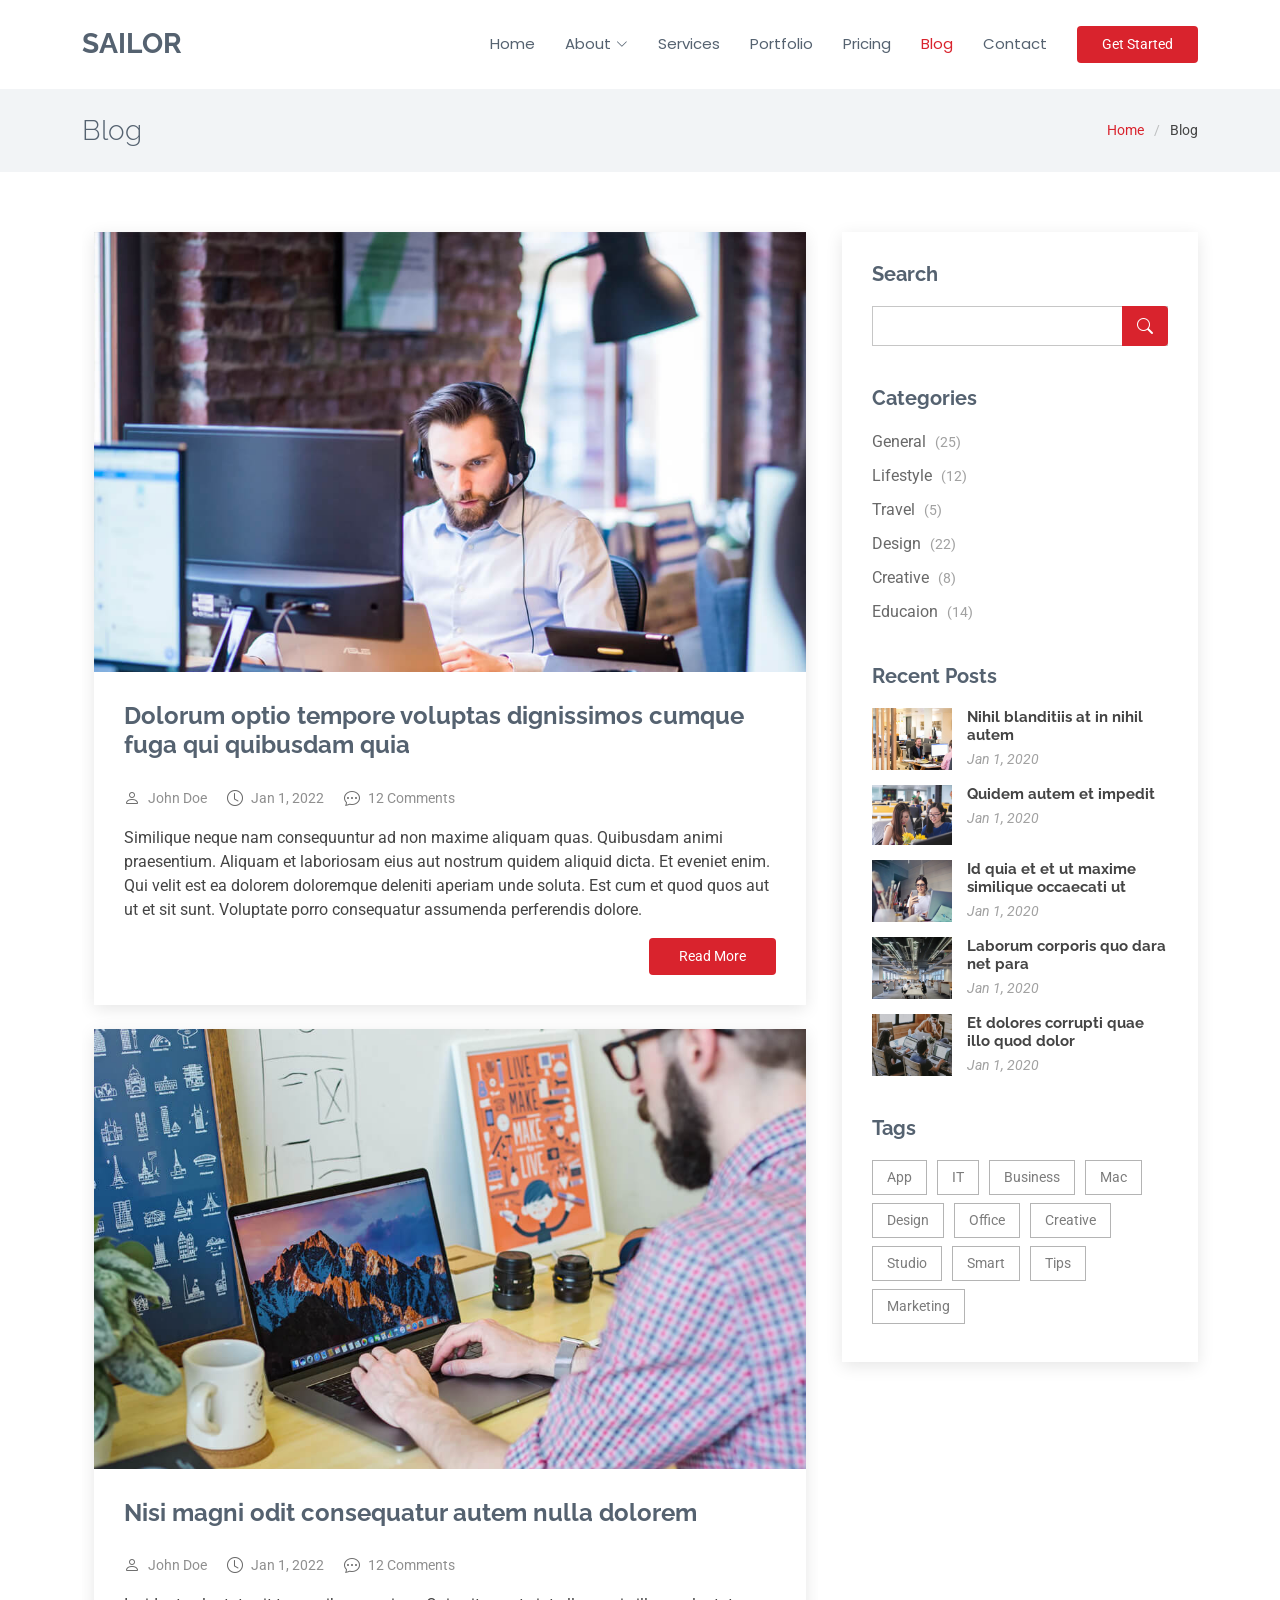
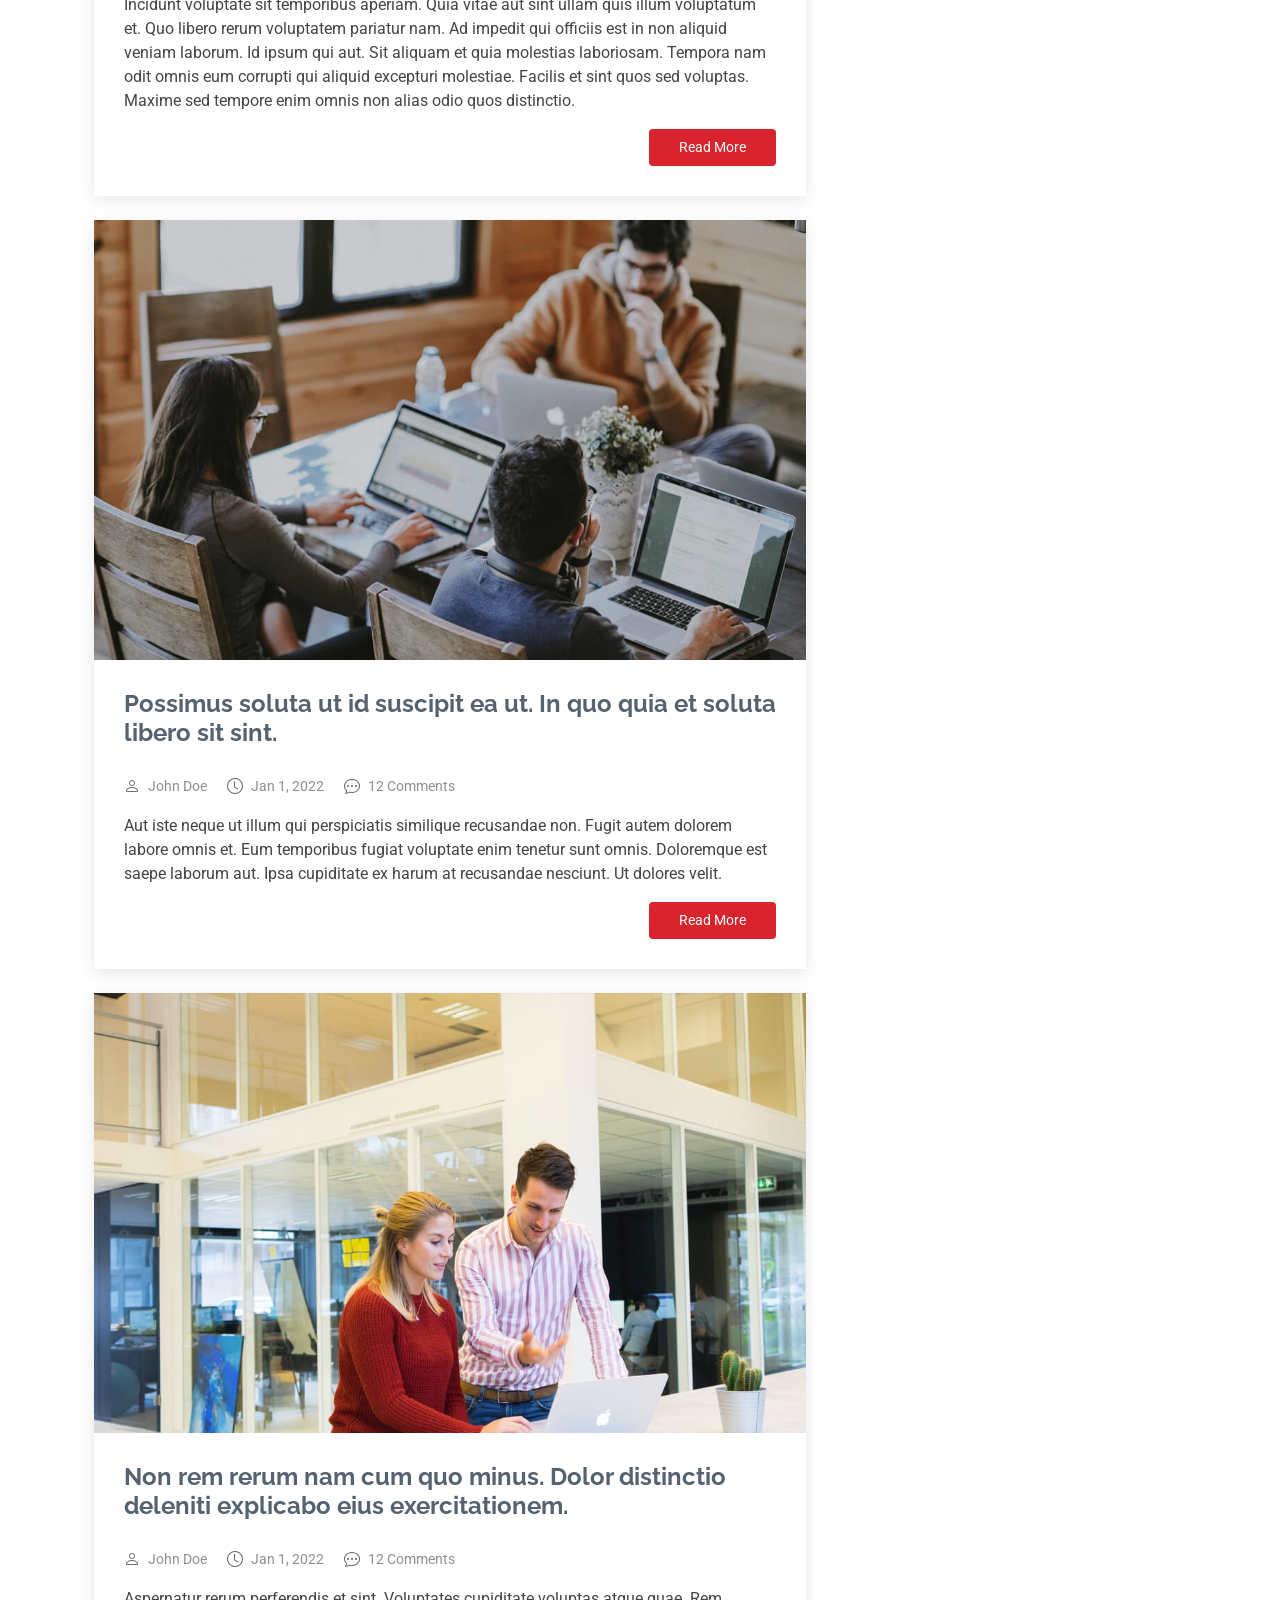
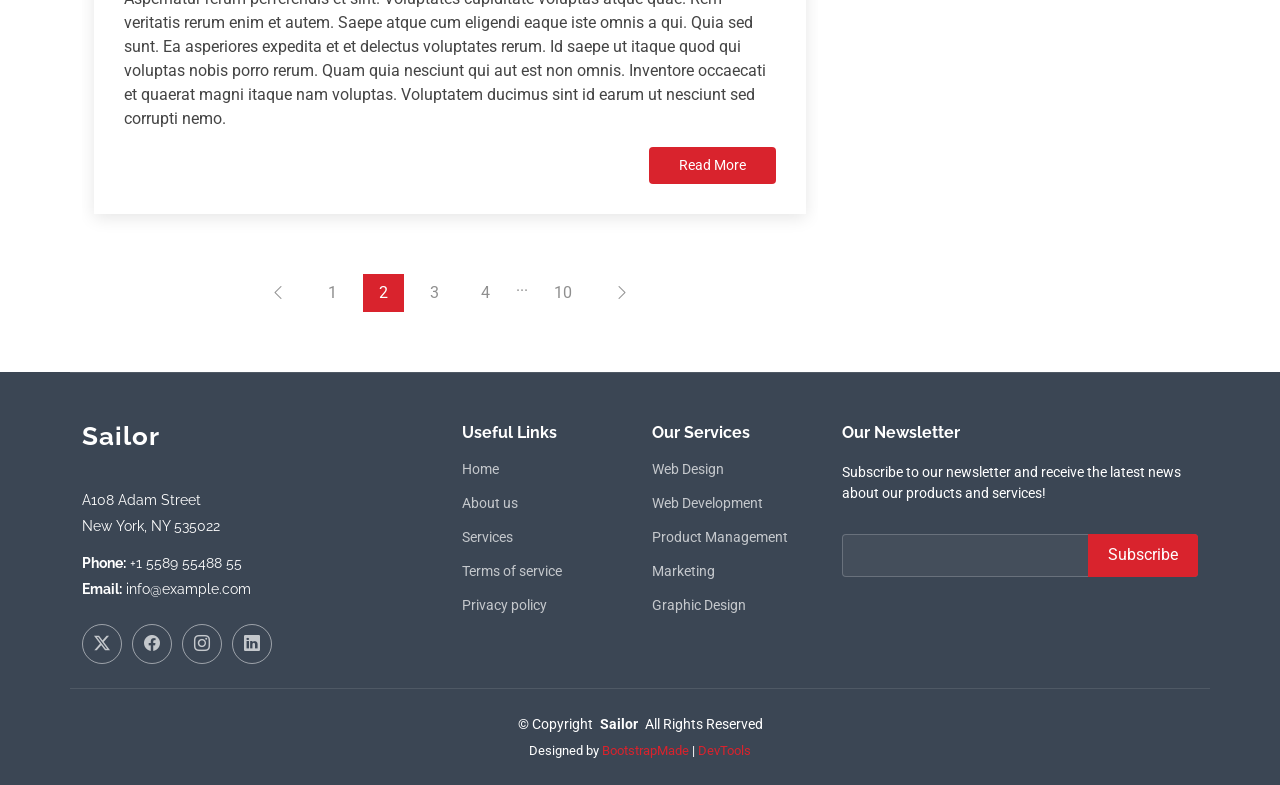
<file: blog.html>
<!DOCTYPE html>
<html lang="en">

<head>
  <meta charset="utf-8">
  <meta content="width=device-width, initial-scale=1.0" name="viewport">
  <title>Blog - Sailor Bootstrap Template</title>
  <meta name="description" content="">
  <meta name="keywords" content="">

  <!-- Favicons -->
  <link href="assets/img/favicon.png" rel="icon">
  <link href="assets/img/apple-touch-icon.png" rel="apple-touch-icon">

  <!-- Fonts -->
  <link href="https://fonts.googleapis.com" rel="preconnect">
  <link href="https://fonts.gstatic.com" rel="preconnect" crossorigin>
  <link href="https://fonts.googleapis.com/css2?family=Roboto:ital,wght@0,100;0,300;0,400;0,500;0,700;0,900;1,100;1,300;1,400;1,500;1,700;1,900&family=Poppins:ital,wght@0,100;0,200;0,300;0,400;0,500;0,600;0,700;0,800;0,900;1,100;1,200;1,300;1,400;1,500;1,600;1,700;1,800;1,900&family=Raleway:ital,wght@0,100;0,200;0,300;0,400;0,500;0,600;0,700;0,800;0,900;1,100;1,200;1,300;1,400;1,500;1,600;1,700;1,800;1,900&display=swap" rel="stylesheet">

  <!-- Vendor CSS Files -->
  <link href="assets/vendor/bootstrap/css/bootstrap.min.css" rel="stylesheet">
  <link href="assets/vendor/bootstrap-icons/bootstrap-icons.css" rel="stylesheet">
  <link href="assets/vendor/aos/aos.css" rel="stylesheet">
  <link href="assets/vendor/glightbox/css/glightbox.min.css" rel="stylesheet">
  <link href="assets/vendor/swiper/swiper-bundle.min.css" rel="stylesheet">

  <!-- Main CSS File -->
  <link href="assets/css/main.css" rel="stylesheet">

  <!-- =======================================================
  * Template Name: Sailor
  * Template URL: https://bootstrapmade.com/sailor-free-bootstrap-theme/
  * Updated: Aug 07 2024 with Bootstrap v5.3.3
  * Author: BootstrapMade.com
  * License: https://bootstrapmade.com/license/
  ======================================================== -->
</head>

<body class="blog-page">

  <header id="header" class="header d-flex align-items-center sticky-top">
    <div class="container-fluid container-xl position-relative d-flex align-items-center">

      <a href="index.html" class="logo d-flex align-items-center me-auto">
        <!-- Uncomment the line below if you also wish to use an image logo -->
        <!-- <img src="assets/img/logo.png" alt=""> -->
        <h1 class="sitename">Sailor</h1>
      </a>

      <nav id="navmenu" class="navmenu">
        <ul>
          <li><a href="#hero">Home</a></li>
          <li class="dropdown"><a href="about.html"><span>About</span> <i class="bi bi-chevron-down toggle-dropdown"></i></a>
            <ul>
              <li><a href="team.html">Team</a></li>
              <li><a href="testimonials.html">Testimonials</a></li>
              <li class="dropdown"><a href="#"><span>Deep Dropdown</span> <i class="bi bi-chevron-down toggle-dropdown"></i></a>
                <ul>
                  <li><a href="#">Deep Dropdown 1</a></li>
                  <li><a href="#">Deep Dropdown 2</a></li>
                  <li><a href="#">Deep Dropdown 3</a></li>
                  <li><a href="#">Deep Dropdown 4</a></li>
                  <li><a href="#">Deep Dropdown 5</a></li>
                </ul>
              </li>
            </ul>
          </li>
          <li><a href="services.html">Services</a></li>
          <li><a href="portfolio.html">Portfolio</a></li>
          <li><a href="pricing.html">Pricing</a></li>
          <li><a href="blog.html" class="active">Blog</a></li>
          <li><a href="contact.html">Contact</a></li>
        </ul>
        <i class="mobile-nav-toggle d-xl-none bi bi-list"></i>
      </nav>

      <a class="btn-getstarted" href="about.html">Get Started</a>

    </div>
  </header>

  <main class="main">

    <!-- Page Title -->
    <div class="page-title light-background">
      <div class="container d-lg-flex justify-content-between align-items-center">
        <h1 class="mb-2 mb-lg-0">Blog</h1>
        <nav class="breadcrumbs">
          <ol>
            <li><a href="index.html">Home</a></li>
            <li class="current">Blog</li>
          </ol>
        </nav>
      </div>
    </div><!-- End Page Title -->

    <div class="container">
      <div class="row">

        <div class="col-lg-8">

          <!-- Blog Posts Section -->
          <section id="blog-posts" class="blog-posts section">

            <div class="container">

              <div class="row gy-4">

                <div class="col-lg-12">
                  <article>

                    <div class="post-img">
                      <img src="assets/img/blog/blog-1.jpg" alt="" class="img-fluid">
                    </div>

                    <h2 class="title">
                      <a href="blog-details.html">Dolorum optio tempore voluptas dignissimos cumque fuga qui quibusdam quia</a>
                    </h2>

                    <div class="meta-top">
                      <ul>
                        <li class="d-flex align-items-center"><i class="bi bi-person"></i> <a href="blog-details.html">John Doe</a></li>
                        <li class="d-flex align-items-center"><i class="bi bi-clock"></i> <a href="blog-details.html"><time datetime="2022-01-01">Jan 1, 2022</time></a></li>
                        <li class="d-flex align-items-center"><i class="bi bi-chat-dots"></i> <a href="blog-details.html">12 Comments</a></li>
                      </ul>
                    </div>

                    <div class="content">
                      <p>
                        Similique neque nam consequuntur ad non maxime aliquam quas. Quibusdam animi praesentium. Aliquam et laboriosam eius aut nostrum quidem aliquid dicta.
                        Et eveniet enim. Qui velit est ea dolorem doloremque deleniti aperiam unde soluta. Est cum et quod quos aut ut et sit sunt. Voluptate porro consequatur assumenda perferendis dolore.
                      </p>

                      <div class="read-more">
                        <a href="blog-details.html">Read More</a>
                      </div>
                    </div>

                  </article>
                </div><!-- End post list item -->

                <div class="col-lg-12">

                  <article>

                    <div class="post-img">
                      <img src="assets/img/blog/blog-2.jpg" alt="" class="img-fluid">
                    </div>

                    <h2 class="title">
                      <a href="blog-details.html">Nisi magni odit consequatur autem nulla dolorem</a>
                    </h2>

                    <div class="meta-top">
                      <ul>
                        <li class="d-flex align-items-center"><i class="bi bi-person"></i> <a href="blog-details.html">John Doe</a></li>
                        <li class="d-flex align-items-center"><i class="bi bi-clock"></i> <a href="blog-details.html"><time datetime="2022-01-01">Jan 1, 2022</time></a></li>
                        <li class="d-flex align-items-center"><i class="bi bi-chat-dots"></i> <a href="blog-details.html">12 Comments</a></li>
                      </ul>
                    </div>

                    <div class="content">
                      <p>
                        Incidunt voluptate sit temporibus aperiam. Quia vitae aut sint ullam quis illum voluptatum et. Quo libero rerum voluptatem pariatur nam.
                        Ad impedit qui officiis est in non aliquid veniam laborum. Id ipsum qui aut. Sit aliquam et quia molestias laboriosam. Tempora nam odit omnis eum corrupti qui aliquid excepturi molestiae. Facilis et sint quos sed voluptas. Maxime sed tempore enim omnis non alias odio quos distinctio.
                      </p>
                      <div class="read-more">
                        <a href="blog-details.html">Read More</a>
                      </div>
                    </div>

                  </article>

                </div><!-- End post list item -->

                <div class="col-lg-12">

                  <article>

                    <div class="post-img">
                      <img src="assets/img/blog/blog-3.jpg" alt="" class="img-fluid">
                    </div>

                    <h2 class="title">
                      <a href="blog-details.html">Possimus soluta ut id suscipit ea ut. In quo quia et soluta libero sit sint.</a>
                    </h2>

                    <div class="meta-top">
                      <ul>
                        <li class="d-flex align-items-center"><i class="bi bi-person"></i> <a href="blog-details.html">John Doe</a></li>
                        <li class="d-flex align-items-center"><i class="bi bi-clock"></i> <a href="blog-details.html"><time datetime="2022-01-01">Jan 1, 2022</time></a></li>
                        <li class="d-flex align-items-center"><i class="bi bi-chat-dots"></i> <a href="blog-details.html">12 Comments</a></li>
                      </ul>
                    </div>

                    <div class="content">
                      <p>
                        Aut iste neque ut illum qui perspiciatis similique recusandae non. Fugit autem dolorem labore omnis et. Eum temporibus fugiat voluptate enim tenetur sunt omnis.
                        Doloremque est saepe laborum aut. Ipsa cupiditate ex harum at recusandae nesciunt. Ut dolores velit.
                      </p>
                      <div class="read-more">
                        <a href="blog-details.html">Read More</a>
                      </div>
                    </div>

                  </article>

                </div><!-- End post list item -->

                <div class="col-lg-12">

                  <article>

                    <div class="post-img">
                      <img src="assets/img/blog/blog-4.jpg" alt="" class="img-fluid">
                    </div>

                    <h2 class="title">
                      <a href="blog-details.html">Non rem rerum nam cum quo minus. Dolor distinctio deleniti explicabo eius exercitationem.</a>
                    </h2>

                    <div class="meta-top">
                      <ul>
                        <li class="d-flex align-items-center"><i class="bi bi-person"></i> <a href="blog-details.html">John Doe</a></li>
                        <li class="d-flex align-items-center"><i class="bi bi-clock"></i> <a href="blog-details.html"><time datetime="2022-01-01">Jan 1, 2022</time></a></li>
                        <li class="d-flex align-items-center"><i class="bi bi-chat-dots"></i> <a href="blog-details.html">12 Comments</a></li>
                      </ul>
                    </div>

                    <div class="content">
                      <p>
                        Aspernatur rerum perferendis et sint. Voluptates cupiditate voluptas atque quae. Rem veritatis rerum enim et autem. Saepe atque cum eligendi eaque iste omnis a qui.
                        Quia sed sunt. Ea asperiores expedita et et delectus voluptates rerum. Id saepe ut itaque quod qui voluptas nobis porro rerum. Quam quia nesciunt qui aut est non omnis. Inventore occaecati et quaerat magni itaque nam voluptas. Voluptatem ducimus sint id earum ut nesciunt sed corrupti nemo.
                      </p>
                      <div class="read-more">
                        <a href="blog-details.html">Read More</a>
                      </div>
                    </div>

                  </article>

                </div><!-- End post list item -->

              </div><!-- End blog posts list -->

            </div>

          </section><!-- /Blog Posts Section -->

          <!-- Blog Pagination Section -->
          <section id="blog-pagination" class="blog-pagination section">

            <div class="container">
              <div class="d-flex justify-content-center">
                <ul>
                  <li><a href="#"><i class="bi bi-chevron-left"></i></a></li>
                  <li><a href="#">1</a></li>
                  <li><a href="#" class="active">2</a></li>
                  <li><a href="#">3</a></li>
                  <li><a href="#">4</a></li>
                  <li>...</li>
                  <li><a href="#">10</a></li>
                  <li><a href="#"><i class="bi bi-chevron-right"></i></a></li>
                </ul>
              </div>
            </div>

          </section><!-- /Blog Pagination Section -->

        </div>

        <div class="col-lg-4 sidebar">

          <div class="widgets-container">

            <!-- Search Widget -->
            <div class="search-widget widget-item">

              <h3 class="widget-title">Search</h3>
              <form action="">
                <input type="text">
                <button type="submit" title="Search"><i class="bi bi-search"></i></button>
              </form>

            </div><!--/Search Widget -->

            <!-- Categories Widget -->
            <div class="categories-widget widget-item">

              <h3 class="widget-title">Categories</h3>
              <ul class="mt-3">
                <li><a href="#">General <span>(25)</span></a></li>
                <li><a href="#">Lifestyle <span>(12)</span></a></li>
                <li><a href="#">Travel <span>(5)</span></a></li>
                <li><a href="#">Design <span>(22)</span></a></li>
                <li><a href="#">Creative <span>(8)</span></a></li>
                <li><a href="#">Educaion <span>(14)</span></a></li>
              </ul>

            </div><!--/Categories Widget -->

            <!-- Recent Posts Widget -->
            <div class="recent-posts-widget widget-item">

              <h3 class="widget-title">Recent Posts</h3>

              <div class="post-item">
                <img src="assets/img/blog/blog-recent-1.jpg" alt="" class="flex-shrink-0">
                <div>
                  <h4><a href="blog-details.html">Nihil blanditiis at in nihil autem</a></h4>
                  <time datetime="2020-01-01">Jan 1, 2020</time>
                </div>
              </div><!-- End recent post item-->

              <div class="post-item">
                <img src="assets/img/blog/blog-recent-2.jpg" alt="" class="flex-shrink-0">
                <div>
                  <h4><a href="blog-details.html">Quidem autem et impedit</a></h4>
                  <time datetime="2020-01-01">Jan 1, 2020</time>
                </div>
              </div><!-- End recent post item-->

              <div class="post-item">
                <img src="assets/img/blog/blog-recent-3.jpg" alt="" class="flex-shrink-0">
                <div>
                  <h4><a href="blog-details.html">Id quia et et ut maxime similique occaecati ut</a></h4>
                  <time datetime="2020-01-01">Jan 1, 2020</time>
                </div>
              </div><!-- End recent post item-->

              <div class="post-item">
                <img src="assets/img/blog/blog-recent-4.jpg" alt="" class="flex-shrink-0">
                <div>
                  <h4><a href="blog-details.html">Laborum corporis quo dara net para</a></h4>
                  <time datetime="2020-01-01">Jan 1, 2020</time>
                </div>
              </div><!-- End recent post item-->

              <div class="post-item">
                <img src="assets/img/blog/blog-recent-5.jpg" alt="" class="flex-shrink-0">
                <div>
                  <h4><a href="blog-details.html">Et dolores corrupti quae illo quod dolor</a></h4>
                  <time datetime="2020-01-01">Jan 1, 2020</time>
                </div>
              </div><!-- End recent post item-->

            </div><!--/Recent Posts Widget -->

            <!-- Tags Widget -->
            <div class="tags-widget widget-item">

              <h3 class="widget-title">Tags</h3>
              <ul>
                <li><a href="#">App</a></li>
                <li><a href="#">IT</a></li>
                <li><a href="#">Business</a></li>
                <li><a href="#">Mac</a></li>
                <li><a href="#">Design</a></li>
                <li><a href="#">Office</a></li>
                <li><a href="#">Creative</a></li>
                <li><a href="#">Studio</a></li>
                <li><a href="#">Smart</a></li>
                <li><a href="#">Tips</a></li>
                <li><a href="#">Marketing</a></li>
              </ul>

            </div><!--/Tags Widget -->

          </div>

        </div>

      </div>
    </div>

  </main>

  <footer id="footer" class="footer dark-background">

    <div class="container footer-top">
      <div class="row gy-4">
        <div class="col-lg-4 col-md-6 footer-about">
          <a href="index.html" class="logo d-flex align-items-center">
            <span class="sitename">Sailor</span>
          </a>
          <div class="footer-contact pt-3">
            <p>A108 Adam Street</p>
            <p>New York, NY 535022</p>
            <p class="mt-3"><strong>Phone:</strong> <span>+1 5589 55488 55</span></p>
            <p><strong>Email:</strong> <span>info@example.com</span></p>
          </div>
          <div class="social-links d-flex mt-4">
            <a href=""><i class="bi bi-twitter-x"></i></a>
            <a href=""><i class="bi bi-facebook"></i></a>
            <a href=""><i class="bi bi-instagram"></i></a>
            <a href=""><i class="bi bi-linkedin"></i></a>
          </div>
        </div>

        <div class="col-lg-2 col-md-3 footer-links">
          <h4>Useful Links</h4>
          <ul>
            <li><a href="#">Home</a></li>
            <li><a href="#">About us</a></li>
            <li><a href="#">Services</a></li>
            <li><a href="#">Terms of service</a></li>
            <li><a href="#">Privacy policy</a></li>
          </ul>
        </div>

        <div class="col-lg-2 col-md-3 footer-links">
          <h4>Our Services</h4>
          <ul>
            <li><a href="#">Web Design</a></li>
            <li><a href="#">Web Development</a></li>
            <li><a href="#">Product Management</a></li>
            <li><a href="#">Marketing</a></li>
            <li><a href="#">Graphic Design</a></li>
          </ul>
        </div>

        <div class="col-lg-4 col-md-12 footer-newsletter">
          <h4>Our Newsletter</h4>
          <p>Subscribe to our newsletter and receive the latest news about our products and services!</p>
          <form action="forms/newsletter.php" method="post" class="php-email-form">
            <div class="newsletter-form"><input type="email" name="email"><input type="submit" value="Subscribe"></div>
            <div class="loading">Loading</div>
            <div class="error-message"></div>
            <div class="sent-message">Your subscription request has been sent. Thank you!</div>
          </form>
        </div>

      </div>
    </div>

    <div class="container copyright text-center mt-4">
      <p>© <span>Copyright</span> <strong class="px-1 sitename">Sailor</strong> <span>All Rights Reserved</span></p>
      <div class="credits">
        <!-- All the links in the footer should remain intact. -->
        <!-- You can delete the links only if you've purchased the pro version. -->
        <!-- Licensing information: https://bootstrapmade.com/license/ -->
        <!-- Purchase the pro version with working PHP/AJAX contact form: [buy-url] -->
        Designed by <a href="https://bootstrapmade.com/">BootstrapMade</a> | <a href="https://bootstrapmade.com/tools/">DevTools</a>
      </div>
    </div>

  </footer>

  <!-- Scroll Top -->
  <a href="#" id="scroll-top" class="scroll-top d-flex align-items-center justify-content-center"><i class="bi bi-arrow-up-short"></i></a>

  <!-- Preloader -->
  <div id="preloader"></div>

  <!-- Vendor JS Files -->
  <script src="assets/vendor/bootstrap/js/bootstrap.bundle.min.js"></script>
  <script src="assets/vendor/php-email-form/validate.js"></script>
  <script src="assets/vendor/aos/aos.js"></script>
  <script src="assets/vendor/glightbox/js/glightbox.min.js"></script>
  <script src="assets/vendor/imagesloaded/imagesloaded.pkgd.min.js"></script>
  <script src="assets/vendor/isotope-layout/isotope.pkgd.min.js"></script>
  <script src="assets/vendor/purecounter/purecounter_vanilla.js"></script>
  <script src="assets/vendor/waypoints/noframework.waypoints.js"></script>
  <script src="assets/vendor/swiper/swiper-bundle.min.js"></script>

  <!-- Main JS File -->
  <script src="assets/js/main.js"></script>

</body>

</html>
</file>
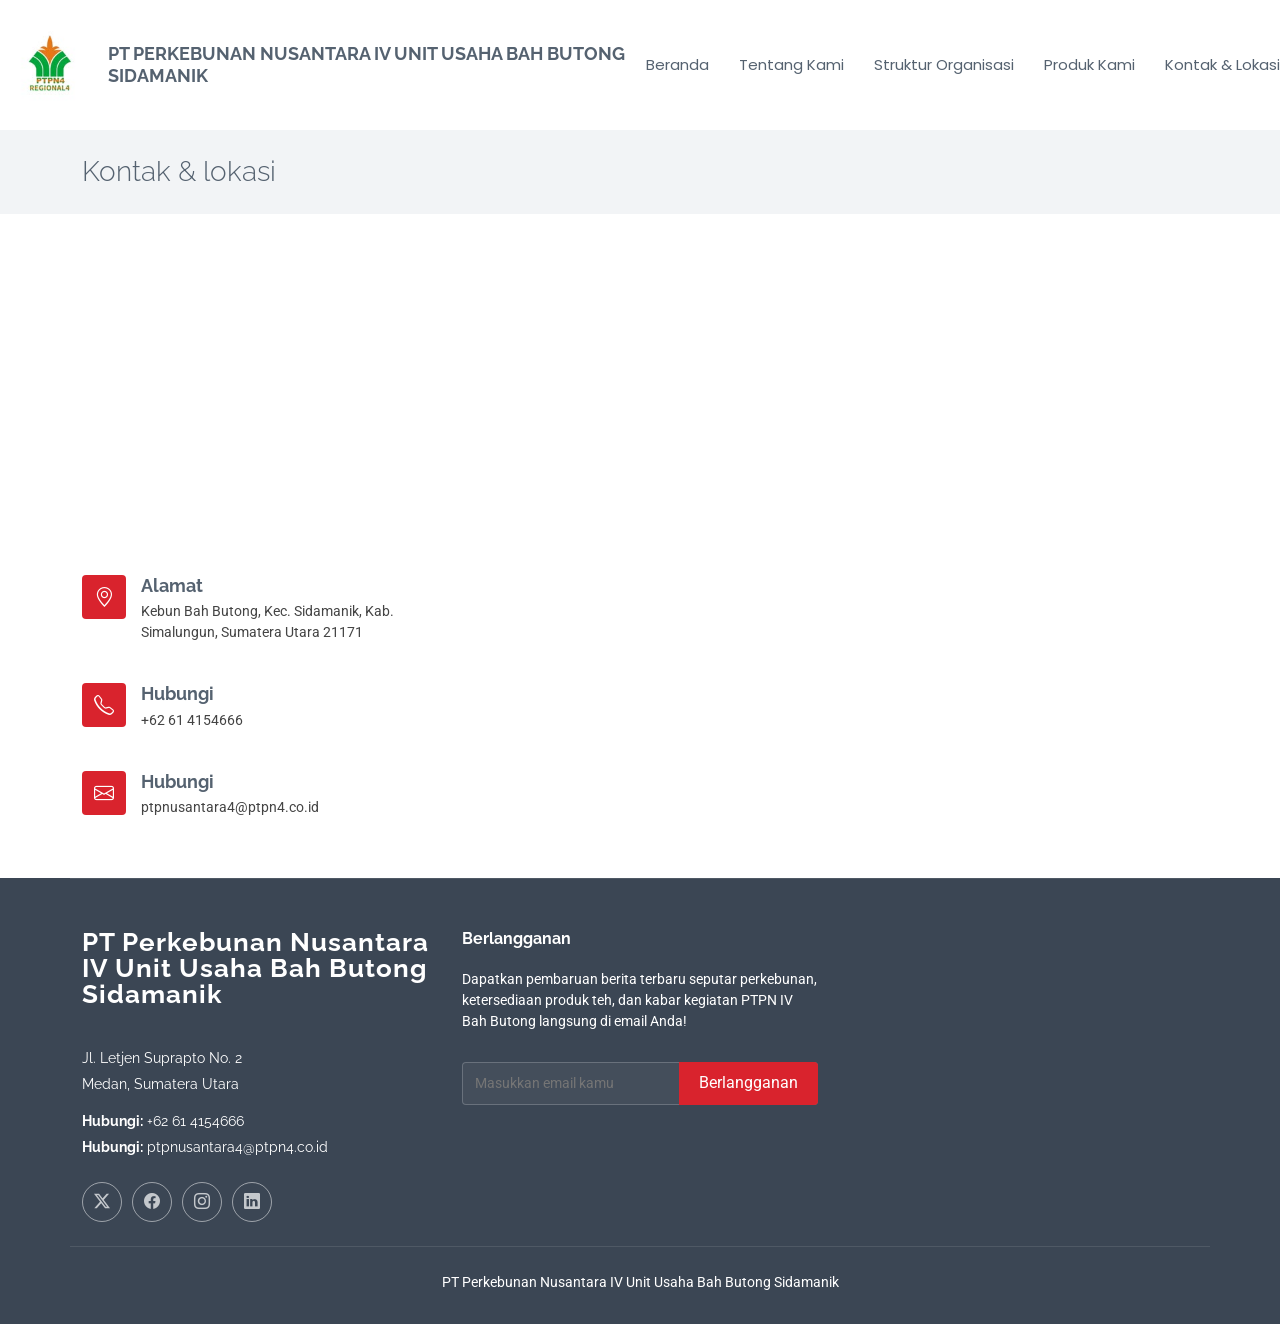
<file: contact.html>
<!DOCTYPE html>
<html lang="en">

<head>
  <meta charset="utf-8">
  <meta content="width=device-width, initial-scale=1.0" name="viewport">
  <title>Contact - Sailor Bootstrap Template</title>
  <meta name="description" content="">
  <meta name="keywords" content="">

  <!-- Favicons -->
  <link href="assets/img/logo perusahaan.jpg" rel="icon">
  <link href="assets/img/logo perusahaan.jpg" rel="apple-touch-icon">

  <!-- Fonts -->
  <link href="https://fonts.googleapis.com" rel="preconnect">
  <link href="https://fonts.gstatic.com" rel="preconnect" crossorigin>
  <link href="https://fonts.googleapis.com/css2?family=Roboto:ital,wght@0,100;0,300;0,400;0,500;0,700;0,900;1,100;1,300;1,400;1,500;1,700;1,900&family=Poppins:ital,wght@0,100;0,200;0,300;0,400;0,500;0,600;0,700;0,800;0,900;1,100;1,200;1,300;1,400;1,500;1,600;1,700;1,800;1,900&family=Raleway:ital,wght@0,100;0,200;0,300;0,400;0,500;0,600;0,700;0,800;0,900;1,100;1,200;1,300;1,400;1,500;1,600;1,700;1,800;1,900&display=swap" rel="stylesheet">

  <!-- Vendor CSS Files -->
  <link href="assets/vendor/bootstrap/css/bootstrap.min.css" rel="stylesheet">
  <link href="assets/vendor/bootstrap-icons/bootstrap-icons.css" rel="stylesheet">
  <link href="assets/vendor/aos/aos.css" rel="stylesheet">
  <link href="assets/vendor/glightbox/css/glightbox.min.css" rel="stylesheet">
  <link href="assets/vendor/swiper/swiper-bundle.min.css" rel="stylesheet">

  <!-- Main CSS File -->
  <link href="assets/css/main.css" rel="stylesheet">

  <!-- =======================================================
  * Template Name: Sailor
  * Template URL: https://bootstrapmade.com/sailor-free-bootstrap-theme/
  * Updated: Aug 07 2024 with Bootstrap v5.3.3
  * Author: BootstrapMade.com
  * License: https://bootstrapmade.com/license/
  ======================================================== -->
</head>

<body class="contact-page">

  <header id="header" class="header d-flex align-items-center sticky-top">
    <div class="logo d-flex align-items-center me-auto" style="cursor: default; pointer-events: none;">
  <img src="assets/img/logo perusahaan.jpg" alt="Logo PTPN IV" style="max-height: 100px; margin-right: 8px;">
  <h1 class="sitename" style="font-size: 18px; line-height: 1.2;">PT Perkebunan Nusantara IV Unit Usaha Bah Butong Sidamanik</h1>
</div>

     <nav id="navmenu" class="navmenu">
    <ul>
      <li><a href="index.html" class="">Beranda</a></li>
      
      
      <li class="dropdown"><a href="about.html"><span>Tentang Kami</span> </a>
       
      </li>

      <li><a href="portfolio.html">Struktur Organisasi</a></li>
      <li><a href="pricing.html">Produk Kami</a></li>
      <li><a href="contact.html">Kontak & Lokasi</a></li>
    </ul>
    <i class="mobile-nav-toggle d-xl-none bi bi-list"></i>
  </nav>


    </div>
  </header>

  <main class="main">

    <!-- Page Title -->
    <div class="page-title light-background">
      <div class="container d-lg-flex justify-content-between align-items-center">
        <h1 class="mb-2 mb-lg-0">Kontak & lokasi</h1>
        <nav class="breadcrumbs">
          
        </nav>
      </div>
    </div><!-- End Page Title -->

    <!-- Contact Section -->
    <section id="contact" class="contact section">

      <div class="container" data-aos="fade-up" data-aos-delay="100">

        <div class="mb-4" data-aos="fade-up" data-aos-delay="200">
  <iframe style="border:0; width: 100%; height: 270px;" src="https://www.google.com/maps/embed?pb=!1m18!1m12!1m3!1d15935.16124976735!2d98.9056262!3d2.8751505!2m3!1f0!2f0!3f0!3m2!1i1024!2i768!4f13.1!3m3!1m2!1s0x303183ed5c531ef5%3A0x6b63c9b740ca735e!2sKebun%20Bah%20Butong%20PTPN%20IV!5e0!3m2!1sid!2sid!4v1700000000000!5m2!1sid!2sid" allowfullscreen="" loading="lazy" referrerpolicy="no-referrer-when-downgrade"></iframe>
</div><!-- End Google Maps -->

<div class="row gy-4">

  <div class="col-lg-4">
    <div class="info-item d-flex" data-aos="fade-up" data-aos-delay="300">
      <i class="bi bi-geo-alt flex-shrink-0"></i>
      <div>
        <h3>Alamat</h3>
        <p>Kebun Bah Butong, Kec. Sidamanik, Kab. Simalungun, Sumatera Utara 21171</p>
      </div>
    </div><!-- End Info Item -->

    <div class="info-item d-flex" data-aos="fade-up" data-aos-delay="400">
      <i class="bi bi-telephone flex-shrink-0"></i>
      <div>
        <h3>Hubungi</h3>
        <p>+62 61 4154666</p>
      </div>
    </div><!-- End Info Item -->

    <div class="info-item d-flex" data-aos="fade-up" data-aos-delay="500">
      <i class="bi bi-envelope flex-shrink-0"></i>
      <div>
        <h3>Hubungi</h3>
        <p>ptpnusantara4@ptpn4.co.id</p>
      </div>
    </div><!-- End Info Item -->

         

        </div>

      </div>

    </section><!-- /Contact Section -->

  </main>

  <footer id="footer" class="footer dark-background">

    <div class="container footer-top">
      <div class="row gy-4">
        <div class="col-lg-4 col-md-6 footer-about">
          <a href="index.html" class="logo d-flex align-items-center">
            <span class="sitename">PT Perkebunan Nusantara IV Unit Usaha Bah Butong Sidamanik</span>
          </a>
          <div class="footer-contact pt-3">
            <p>Jl. Letjen Suprapto No. 2</p>
            <p> Medan, Sumatera Utara</p>
            <p class="mt-3"><strong>Hubungi:</strong> <span>+62 61 4154666</span></p>
            <p><strong>Hubungi:</strong> <span>ptpnusantara4@ptpn4.co.id</span></p>
          </div>
      <div class="social-links d-flex mt-4">
  <a href="https://x.com/PTPN_6" target="_blank" rel="noopener noreferrer"><i class="bi bi-twitter-x"></i></a>
  <a href="https://www.facebook.com/pages/PT.%20Perkebunan%20Nusantara%20IV%20unit%20bah%20butong/392603407920058/" target="_blank" rel="noopener noreferrer"><i class="bi bi-facebook"></i></a>
  <a href="https://www.instagram.com/ptpn4_regional4?utm_source=ig_web_button_share_sheet&dlrf=ZDNlZDc0MzIxNw==" target="_blank" rel="noopener noreferrer"><i class="bi bi-instagram"></i></a>
  <a href="https://www.linkedin.com/company/pt-perkebunan-nusantara-iv-regional-ii-unit-usaha-teh-bah-butong/home/" target="_blank" rel="noopener noreferrer"><i class="bi bi-linkedin"></i></a>
</div>
        </div>

        <div class="col-lg-4 col-md-12 footer-newsletter">
  <h4>Berlangganan</h4>
  <p>Dapatkan pembaruan berita terbaru seputar perkebunan, ketersediaan produk teh, dan kabar kegiatan PTPN IV Bah Butong langsung di email Anda!</p>
  <form action="https://formspree.io/f/mdeelzja" method="POST" onsubmit="handleFormspree(event)">
    <div class="newsletter-form">
      <input type="email" name="email" required placeholder="Masukkan email kamu">
      <input type="submit" value="Berlangganan">
    </div>
    <div id="newsletter-sent-message" class="sent-message" style="display: none; margin-top: 10px; color: #18d26e; font-weight: 600;">
      Kamu Telah Berhasil Berlangganan. Terimakasih!
    </div>
  </form>
</div>
<script>
async function handleFormspree(event) {
  event.preventDefault(); 
  const form = event.target;
  const data = new FormData(form);
  const sentMessage = document.getElementById('newsletter-sent-message');

  try {
    const response = await fetch(form.action, {
      method: 'POST',
      body: data,
      headers: {
        'Accept': 'application/json'
      }
    });

    if (response.ok) {
      if (sentMessage) sentMessage.style.display = 'block'; // Tampilkan tulisan hijau sukses
      form.reset(); 
    } else {
      alert("Terjadi kesalahan saat mengantarkan pesan.");
    }
  } catch (error) {
    alert("Gagal mengirim email. Periksa koneksi internet kamu.");
  }
}
</script>

      </div>
    </div>

    <div class="container copyright text-center mt-4">
      <p> <span>PT Perkebunan Nusantara IV Unit Usaha Bah Butong Sidamanik</span> 
      <div class="credits">
        <!-- All the links in the footer should remain intact. -->
        <!-- You can delete the links only if you've purchased the pro version. -->
        <!-- Licensing information: https://bootstrapmade.com/license/ -->
        <!-- Purchase the pro version with working PHP/AJAX contact form: [buy-url] -->
        
      </div>
    </div>

  </footer>

  <!-- Scroll Top -->
  <a href="#" id="scroll-top" class="scroll-top d-flex align-items-center justify-content-center"><i class="bi bi-arrow-up-short"></i></a>

  <!-- Preloader -->
  <div id="preloader"></div>

  <!-- Vendor JS Files -->
  <script src="assets/vendor/bootstrap/js/bootstrap.bundle.min.js"></script>
  <script src="assets/vendor/php-email-form/validate.js"></script>
  <script src="assets/vendor/aos/aos.js"></script>
  <script src="assets/vendor/glightbox/js/glightbox.min.js"></script>
  <script src="assets/vendor/imagesloaded/imagesloaded.pkgd.min.js"></script>
  <script src="assets/vendor/isotope-layout/isotope.pkgd.min.js"></script>
  <script src="assets/vendor/purecounter/purecounter_vanilla.js"></script>
  <script src="assets/vendor/waypoints/noframework.waypoints.js"></script>
  <script src="assets/vendor/swiper/swiper-bundle.min.js"></script>

  <!-- Main JS File -->
  <script src="assets/js/main.js"></script>

</body>

</html>
</file>
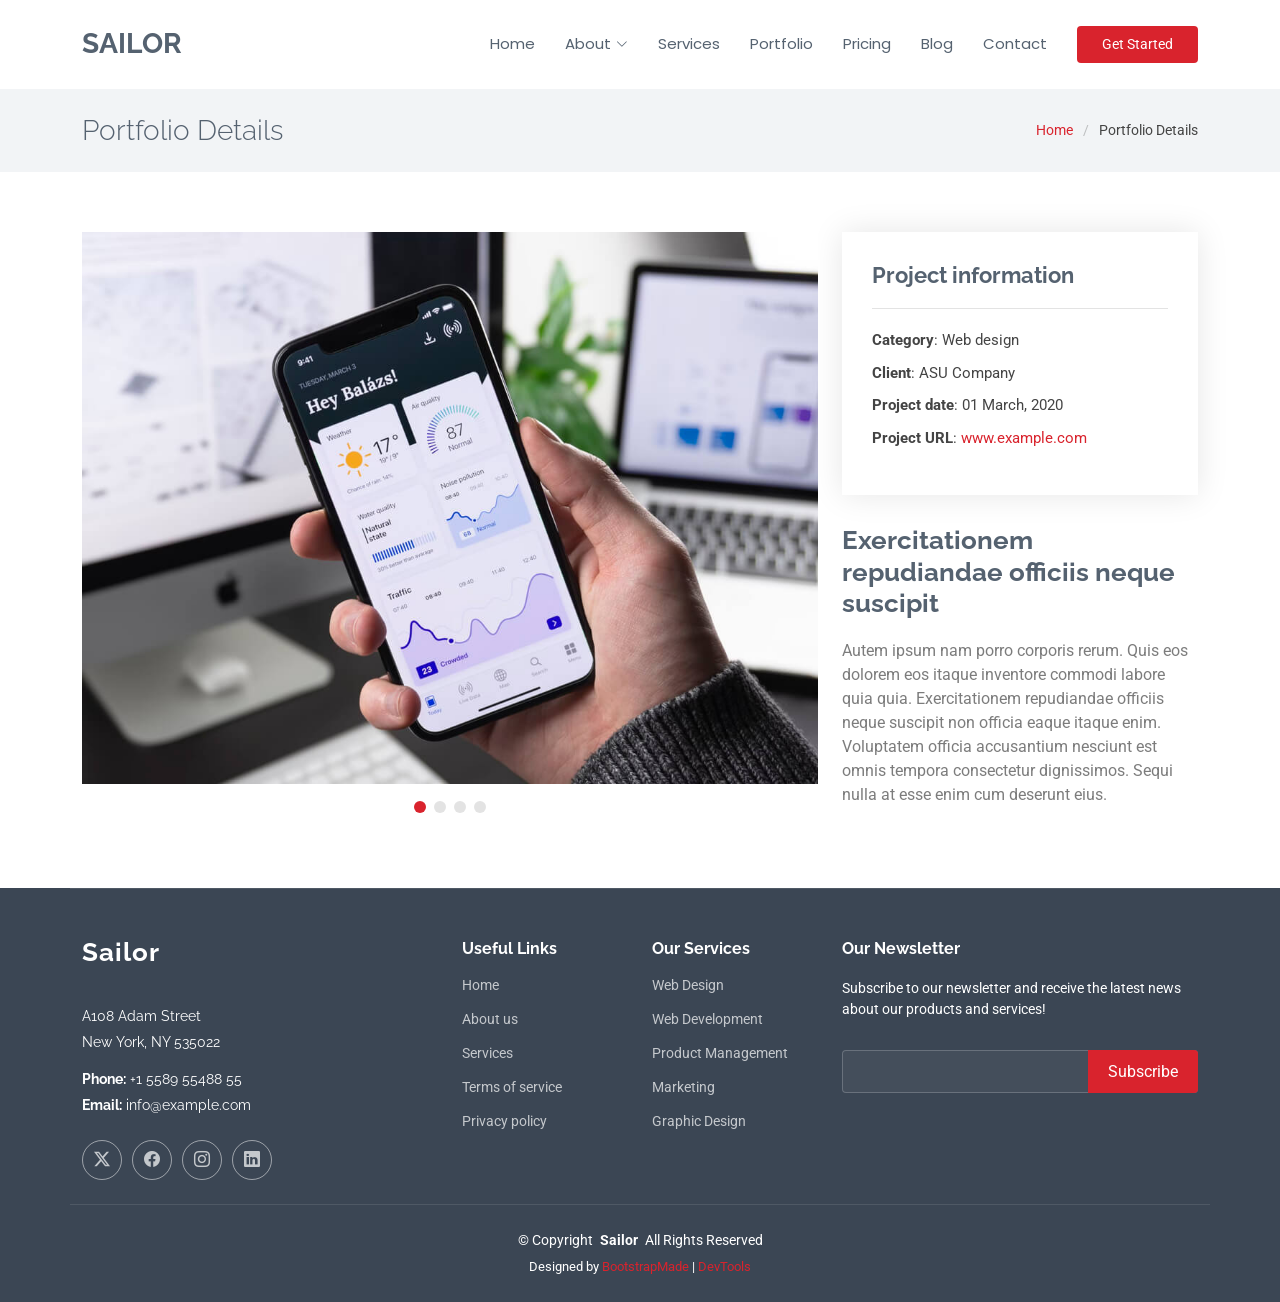
<file: portfolio-details.html>
<!DOCTYPE html>
<html lang="en">

<head>
  <meta charset="utf-8">
  <meta content="width=device-width, initial-scale=1.0" name="viewport">
  <title>Portfolio Details - Sailor Bootstrap Template</title>
  <meta name="description" content="">
  <meta name="keywords" content="">

  <!-- Favicons -->
  <link href="assets/img/favicon.png" rel="icon">
  <link href="assets/img/apple-touch-icon.png" rel="apple-touch-icon">

  <!-- Fonts -->
  <link href="https://fonts.googleapis.com" rel="preconnect">
  <link href="https://fonts.gstatic.com" rel="preconnect" crossorigin>
  <link href="https://fonts.googleapis.com/css2?family=Roboto:ital,wght@0,100;0,300;0,400;0,500;0,700;0,900;1,100;1,300;1,400;1,500;1,700;1,900&family=Poppins:ital,wght@0,100;0,200;0,300;0,400;0,500;0,600;0,700;0,800;0,900;1,100;1,200;1,300;1,400;1,500;1,600;1,700;1,800;1,900&family=Raleway:ital,wght@0,100;0,200;0,300;0,400;0,500;0,600;0,700;0,800;0,900;1,100;1,200;1,300;1,400;1,500;1,600;1,700;1,800;1,900&display=swap" rel="stylesheet">

  <!-- Vendor CSS Files -->
  <link href="assets/vendor/bootstrap/css/bootstrap.min.css" rel="stylesheet">
  <link href="assets/vendor/bootstrap-icons/bootstrap-icons.css" rel="stylesheet">
  <link href="assets/vendor/aos/aos.css" rel="stylesheet">
  <link href="assets/vendor/glightbox/css/glightbox.min.css" rel="stylesheet">
  <link href="assets/vendor/swiper/swiper-bundle.min.css" rel="stylesheet">

  <!-- Main CSS File -->
  <link href="assets/css/main.css" rel="stylesheet">

  <!-- =======================================================
  * Template Name: Sailor
  * Template URL: https://bootstrapmade.com/sailor-free-bootstrap-theme/
  * Updated: Aug 07 2024 with Bootstrap v5.3.3
  * Author: BootstrapMade.com
  * License: https://bootstrapmade.com/license/
  ======================================================== -->
</head>

<body class="portfolio-details-page">

  <header id="header" class="header d-flex align-items-center sticky-top">
    <div class="container-fluid container-xl position-relative d-flex align-items-center">

      <a href="index.html" class="logo d-flex align-items-center me-auto">
        <!-- Uncomment the line below if you also wish to use an image logo -->
        <!-- <img src="assets/img/logo.png" alt=""> -->
        <h1 class="sitename">Sailor</h1>
      </a>

      <nav id="navmenu" class="navmenu">
        <ul>
          <li><a href="#hero">Home</a></li>
          <li class="dropdown"><a href="about.html"><span>About</span> <i class="bi bi-chevron-down toggle-dropdown"></i></a>
            <ul>
              <li><a href="team.html">Team</a></li>
              <li><a href="testimonials.html">Testimonials</a></li>
              <li class="dropdown"><a href="#"><span>Deep Dropdown</span> <i class="bi bi-chevron-down toggle-dropdown"></i></a>
                <ul>
                  <li><a href="#">Deep Dropdown 1</a></li>
                  <li><a href="#">Deep Dropdown 2</a></li>
                  <li><a href="#">Deep Dropdown 3</a></li>
                  <li><a href="#">Deep Dropdown 4</a></li>
                  <li><a href="#">Deep Dropdown 5</a></li>
                </ul>
              </li>
            </ul>
          </li>
          <li><a href="services.html">Services</a></li>
          <li><a href="portfolio.html">Portfolio</a></li>
          <li><a href="pricing.html">Pricing</a></li>
          <li><a href="blog.html">Blog</a></li>
          <li><a href="contact.html">Contact</a></li>
        </ul>
        <i class="mobile-nav-toggle d-xl-none bi bi-list"></i>
      </nav>

      <a class="btn-getstarted" href="about.html">Get Started</a>

    </div>
  </header>

  <main class="main">

    <!-- Page Title -->
    <div class="page-title light-background">
      <div class="container d-lg-flex justify-content-between align-items-center">
        <h1 class="mb-2 mb-lg-0">Portfolio Details</h1>
        <nav class="breadcrumbs">
          <ol>
            <li><a href="index.html">Home</a></li>
            <li class="current">Portfolio Details</li>
          </ol>
        </nav>
      </div>
    </div><!-- End Page Title -->

    <!-- Portfolio Details Section -->
    <section id="portfolio-details" class="portfolio-details section">

      <div class="container" data-aos="fade-up" data-aos-delay="100">

        <div class="row gy-4">

          <div class="col-lg-8">
            <div class="portfolio-details-slider swiper init-swiper">

              <script type="application/json" class="swiper-config">
                {
                  "loop": true,
                  "speed": 600,
                  "autoplay": {
                    "delay": 5000
                  },
                  "slidesPerView": "auto",
                  "pagination": {
                    "el": ".swiper-pagination",
                    "type": "bullets",
                    "clickable": true
                  }
                }
              </script>

              <div class="swiper-wrapper align-items-center">

                <div class="swiper-slide">
                  <img src="assets/img/portfolio/app-1.jpg" alt="">
                </div>

                <div class="swiper-slide">
                  <img src="assets/img/portfolio/product-1.jpg" alt="">
                </div>

                <div class="swiper-slide">
                  <img src="assets/img/portfolio/branding-1.jpg" alt="">
                </div>

                <div class="swiper-slide">
                  <img src="assets/img/portfolio/books-1.jpg" alt="">
                </div>

              </div>
              <div class="swiper-pagination"></div>
            </div>
          </div>

          <div class="col-lg-4">
            <div class="portfolio-info" data-aos="fade-up" data-aos-delay="200">
              <h3>Project information</h3>
              <ul>
                <li><strong>Category</strong>: Web design</li>
                <li><strong>Client</strong>: ASU Company</li>
                <li><strong>Project date</strong>: 01 March, 2020</li>
                <li><strong>Project URL</strong>: <a href="#">www.example.com</a></li>
              </ul>
            </div>
            <div class="portfolio-description" data-aos="fade-up" data-aos-delay="300">
              <h2>Exercitationem repudiandae officiis neque suscipit</h2>
              <p>
                Autem ipsum nam porro corporis rerum. Quis eos dolorem eos itaque inventore commodi labore quia quia. Exercitationem repudiandae officiis neque suscipit non officia eaque itaque enim. Voluptatem officia accusantium nesciunt est omnis tempora consectetur dignissimos. Sequi nulla at esse enim cum deserunt eius.
              </p>
            </div>
          </div>

        </div>

      </div>

    </section><!-- /Portfolio Details Section -->

  </main>

  <footer id="footer" class="footer dark-background">

    <div class="container footer-top">
      <div class="row gy-4">
        <div class="col-lg-4 col-md-6 footer-about">
          <a href="index.html" class="logo d-flex align-items-center">
            <span class="sitename">Sailor</span>
          </a>
          <div class="footer-contact pt-3">
            <p>A108 Adam Street</p>
            <p>New York, NY 535022</p>
            <p class="mt-3"><strong>Phone:</strong> <span>+1 5589 55488 55</span></p>
            <p><strong>Email:</strong> <span>info@example.com</span></p>
          </div>
          <div class="social-links d-flex mt-4">
            <a href=""><i class="bi bi-twitter-x"></i></a>
            <a href=""><i class="bi bi-facebook"></i></a>
            <a href=""><i class="bi bi-instagram"></i></a>
            <a href=""><i class="bi bi-linkedin"></i></a>
          </div>
        </div>

        <div class="col-lg-2 col-md-3 footer-links">
          <h4>Useful Links</h4>
          <ul>
            <li><a href="#">Home</a></li>
            <li><a href="#">About us</a></li>
            <li><a href="#">Services</a></li>
            <li><a href="#">Terms of service</a></li>
            <li><a href="#">Privacy policy</a></li>
          </ul>
        </div>

        <div class="col-lg-2 col-md-3 footer-links">
          <h4>Our Services</h4>
          <ul>
            <li><a href="#">Web Design</a></li>
            <li><a href="#">Web Development</a></li>
            <li><a href="#">Product Management</a></li>
            <li><a href="#">Marketing</a></li>
            <li><a href="#">Graphic Design</a></li>
          </ul>
        </div>

        <div class="col-lg-4 col-md-12 footer-newsletter">
          <h4>Our Newsletter</h4>
          <p>Subscribe to our newsletter and receive the latest news about our products and services!</p>
          <form action="forms/newsletter.php" method="post" class="php-email-form">
            <div class="newsletter-form"><input type="email" name="email"><input type="submit" value="Subscribe"></div>
            <div class="loading">Loading</div>
            <div class="error-message"></div>
            <div class="sent-message">Your subscription request has been sent. Thank you!</div>
          </form>
        </div>

      </div>
    </div>

    <div class="container copyright text-center mt-4">
      <p>© <span>Copyright</span> <strong class="px-1 sitename">Sailor</strong> <span>All Rights Reserved</span></p>
      <div class="credits">
        <!-- All the links in the footer should remain intact. -->
        <!-- You can delete the links only if you've purchased the pro version. -->
        <!-- Licensing information: https://bootstrapmade.com/license/ -->
        <!-- Purchase the pro version with working PHP/AJAX contact form: [buy-url] -->
        Designed by <a href="https://bootstrapmade.com/">BootstrapMade</a> | <a href="https://bootstrapmade.com/tools/">DevTools</a>
      </div>
    </div>

  </footer>

  <!-- Scroll Top -->
  <a href="#" id="scroll-top" class="scroll-top d-flex align-items-center justify-content-center"><i class="bi bi-arrow-up-short"></i></a>

  <!-- Preloader -->
  <div id="preloader"></div>

  <!-- Vendor JS Files -->
  <script src="assets/vendor/bootstrap/js/bootstrap.bundle.min.js"></script>
  <script src="assets/vendor/php-email-form/validate.js"></script>
  <script src="assets/vendor/aos/aos.js"></script>
  <script src="assets/vendor/glightbox/js/glightbox.min.js"></script>
  <script src="assets/vendor/imagesloaded/imagesloaded.pkgd.min.js"></script>
  <script src="assets/vendor/isotope-layout/isotope.pkgd.min.js"></script>
  <script src="assets/vendor/purecounter/purecounter_vanilla.js"></script>
  <script src="assets/vendor/waypoints/noframework.waypoints.js"></script>
  <script src="assets/vendor/swiper/swiper-bundle.min.js"></script>

  <!-- Main JS File -->
  <script src="assets/js/main.js"></script>

</body>

</html>
</file>
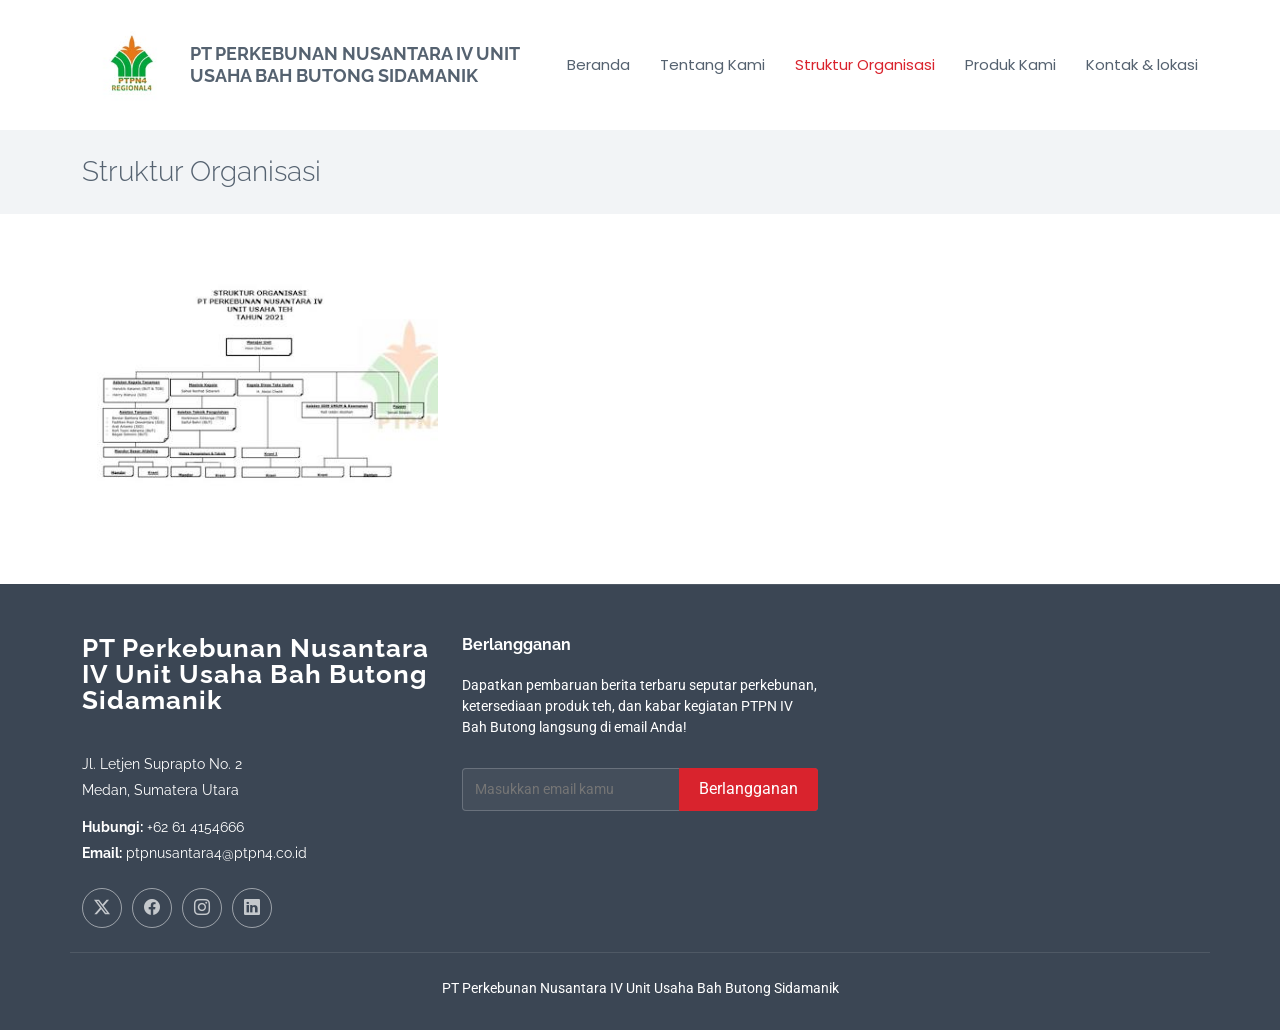
<file: portfolio.html>
<!DOCTYPE html>
<html lang="en">

<head>
  <meta charset="utf-8">
  <meta content="width=device-width, initial-scale=1.0" name="viewport">
  <title>Portfolio - Sailor Bootstrap Template</title>
  <meta name="description" content="">
  <meta name="keywords" content="">

  <!-- Favicons -->
  <link href="assets/img/logo perusahaan.jpg" rel="icon">
  <link href="assets/img/logo perusahaan.jpg" rel="apple-touch-icon">

  <!-- Fonts -->
  <link href="https://fonts.googleapis.com" rel="preconnect">
  <link href="https://fonts.gstatic.com" rel="preconnect" crossorigin>
  <link href="https://fonts.googleapis.com/css2?family=Roboto:ital,wght@0,100;0,300;0,400;0,500;0,700;0,900;1,100;1,300;1,400;1,500;1,700;1,900&family=Poppins:ital,wght@0,100;0,200;0,300;0,400;0,500;0,600;0,700;0,800;0,900;1,100;1,200;1,300;1,400;1,500;1,600;1,700;1,800;1,900&family=Raleway:ital,wght@0,100;0,200;0,300;0,400;0,500;0,600;0,700;0,800;0,900;1,100;1,200;1,300;1,400;1,500;1,600;1,700;1,800;1,900&display=swap" rel="stylesheet">

  <!-- Vendor CSS Files -->
  <link href="assets/vendor/bootstrap/css/bootstrap.min.css" rel="stylesheet">
  <link href="assets/vendor/bootstrap-icons/bootstrap-icons.css" rel="stylesheet">
  <link href="assets/vendor/aos/aos.css" rel="stylesheet">
  <link href="assets/vendor/glightbox/css/glightbox.min.css" rel="stylesheet">
  <link href="assets/vendor/swiper/swiper-bundle.min.css" rel="stylesheet">

  <!-- Main CSS File -->
  <link href="assets/css/main.css" rel="stylesheet">

  <!-- =======================================================
  * Template Name: Sailor
  * Template URL: https://bootstrapmade.com/sailor-free-bootstrap-theme/
  * Updated: Aug 07 2024 with Bootstrap v5.3.3
  * Author: BootstrapMade.com
  * License: https://bootstrapmade.com/license/
  ======================================================== -->
</head>

<body class="portfolio-page">

  <header id="header" class="header d-flex align-items-center sticky-top">
    <div class="container-fluid container-xl position-relative d-flex align-items-center">

     <div class="logo d-flex align-items-center me-auto" style="cursor: default; pointer-events: none;">
  <img src="assets/img/logo perusahaan.jpg" alt="Logo PTPN IV" style="max-height: 100px; margin-right: 8px;">
  <h1 class="sitename" style="font-size: 18px; line-height: 1.2;">PT Perkebunan Nusantara IV Unit Usaha Bah Butong Sidamanik</h1>
</div>

      <nav id="navmenu" class="navmenu">
        <ul>
          <li><a href="index.html">Beranda</a></li>
          <li class="dropdown"><a href="about.html"><span>Tentang Kami</span></a>
          </li>
  
          <li><a href="portfolio.html" class="active">Struktur Organisasi</a></li>
          <li><a href="pricing.html">Produk Kami</a></li>
          <li><a href="contact.html">Kontak & lokasi</a></li>
        </ul>
        <i class="mobile-nav-toggle d-xl-none bi bi-list"></i>
      </nav>

    </div>
  </header>

  <main class="main">

    <!-- Page Title -->
    <div class="page-title light-background">
      <div class="container d-lg-flex justify-content-between align-items-center">
        <h1 class="mb-2 mb-lg-0">Struktur Organisasi</h1>
        <nav class="breadcrumbs">
          
        </nav>
      </div>
    </div><!-- End Page Title -->

    <!-- Portfolio Section -->
    <section id="portfolio" class="portfolio section">

      <div class="container">

        <div class="isotope-layout" data-default-filter="*" data-layout="masonry" data-sort="original-order">

       

          <div class="row gy-4 isotope-container" data-aos="fade-up" data-aos-delay="200">

            <div class="col-lg-4 col-md-6 portfolio-item isotope-item filter-app">
              <img src="assets/img/struktur pt.jpg" class="img-fluid" alt="">
              <div class="portfolio-info">
                <h4>Bagan</h4>
                <p>Struktur Organisasi</p>
                <a href="assets/img/struktur pt.jpg" title="Struktur Organisasi" data-gallery="portfolio-gallery-app" class="glightbox preview-link"><i class="bi bi-zoom-in"></i></a>
                <a href="portfolio-details.html" title="More Details" class="details-link"></a>
              </div>
            </div><!-- End Portfolio Item -->

            </div><!-- End Portfolio Item -->

          </div><!-- End Portfolio Container -->

        </div>

      </div>

    </section><!-- /Portfolio Section -->

  </main>

  <footer id="footer" class="footer dark-background">

    <div class="container footer-top">
  <div class="row gy-4">
    <div class="col-lg-4 col-md-6 footer-about">
      
      <div class="logo d-flex align-items-center" style="cursor: default; pointer-events: none;">
        <span class="sitename">PT Perkebunan Nusantara IV Unit Usaha Bah Butong Sidamanik</span>
      </div>
      <div class="footer-contact pt-3">
        <p>Jl. Letjen Suprapto No. 2</p>
        <p>Medan, Sumatera Utara</p>
        <p class="mt-3"><strong>Hubungi:</strong> <span>+62 61 4154666</span></p>
        <p><strong>Email:</strong> <span>ptpnusantara4@ptpn4.co.id</span></p>
      </div>
          <div class="social-links d-flex mt-4">
  <a href="https://x.com/PTPN_6" target="_blank" rel="noopener noreferrer"><i class="bi bi-twitter-x"></i></a>
  <a href="https://www.facebook.com/pages/PT.%20Perkebunan%20Nusantara%20IV%20unit%20bah%20butong/392603407920058/" target="_blank" rel="noopener noreferrer"><i class="bi bi-facebook"></i></a>
  <a href="https://www.instagram.com/ptpn4_regional4?utm_source=ig_web_button_share_sheet&dlrf=ZDNlZDc0MzIxNw==" target="_blank" rel="noopener noreferrer"><i class="bi bi-instagram"></i></a>
  <a href="https://www.linkedin.com/company/pt-perkebunan-nusantara-iv-regional-ii-unit-usaha-teh-bah-butong/home/" target="_blank" rel="noopener noreferrer"><i class="bi bi-linkedin"></i></a>
</div>
        </div>

        <div class="col-lg-4 col-md-12 footer-newsletter">
  <h4>Berlangganan</h4>
  <p>Dapatkan pembaruan berita terbaru seputar perkebunan, ketersediaan produk teh, dan kabar kegiatan PTPN IV Bah Butong langsung di email Anda!</p>
  <form action="https://formspree.io/f/mdeelzja" method="POST" onsubmit="handleFormspree(event)">
    <div class="newsletter-form">
      <input type="email" name="email" required placeholder="Masukkan email kamu">
      <input type="submit" value="Berlangganan">
    </div>
    <div id="newsletter-sent-message" class="sent-message" style="display: none; margin-top: 10px; color: #18d26e; font-weight: 600;">
      Kamu Telah Berhasil Berlangganan. Terimakasih!
    </div>
  </form>
</div>
<script>
async function handleFormspree(event) {
  event.preventDefault(); 
  const form = event.target;
  const data = new FormData(form);
  const sentMessage = document.getElementById('newsletter-sent-message');

  try {
    const response = await fetch(form.action, {
      method: 'POST',
      body: data,
      headers: {
        'Accept': 'application/json'
      }
    });

    if (response.ok) {
      if (sentMessage) sentMessage.style.display = 'block'; // Tampilkan tulisan hijau sukses
      form.reset(); 
    } else {
      alert("Terjadi kesalahan saat mengantarkan pesan.");
    }
  } catch (error) {
    alert("Gagal mengirim email. Periksa koneksi internet kamu.");
  }
}
</script>

      </div>
    </div>

     <div class="container copyright text-center mt-4">
      <p> <span>PT Perkebunan Nusantara IV Unit Usaha Bah Butong Sidamanik</span> 
      <div class="credits">
        <!-- All the links in the footer should remain intact. -->
        <!-- You can delete the links only if you've purchased the pro version. -->
        <!-- Licensing information: https://bootstrapmade.com/license/ -->
        <!-- Purchase the pro version with working PHP/AJAX contact form: [buy-url] -->
        
      </div>
    </div>

  </footer>
  <!-- Scroll Top -->
  <a href="#" id="scroll-top" class="scroll-top d-flex align-items-center justify-content-center"><i class="bi bi-arrow-up-short"></i></a>

  <!-- Preloader -->
  <div id="preloader"></div>

  <!-- Vendor JS Files -->
  <script src="assets/vendor/bootstrap/js/bootstrap.bundle.min.js"></script>
  <script src="assets/vendor/php-email-form/validate.js"></script>
  <script src="assets/vendor/aos/aos.js"></script>
  <script src="assets/vendor/glightbox/js/glightbox.min.js"></script>
  <script src="assets/vendor/imagesloaded/imagesloaded.pkgd.min.js"></script>
  <script src="assets/vendor/isotope-layout/isotope.pkgd.min.js"></script>
  <script src="assets/vendor/purecounter/purecounter_vanilla.js"></script>
  <script src="assets/vendor/waypoints/noframework.waypoints.js"></script>
  <script src="assets/vendor/swiper/swiper-bundle.min.js"></script>

  <!-- Main JS File -->
  <script src="assets/js/main.js"></script>

</body>

</html>
</file>
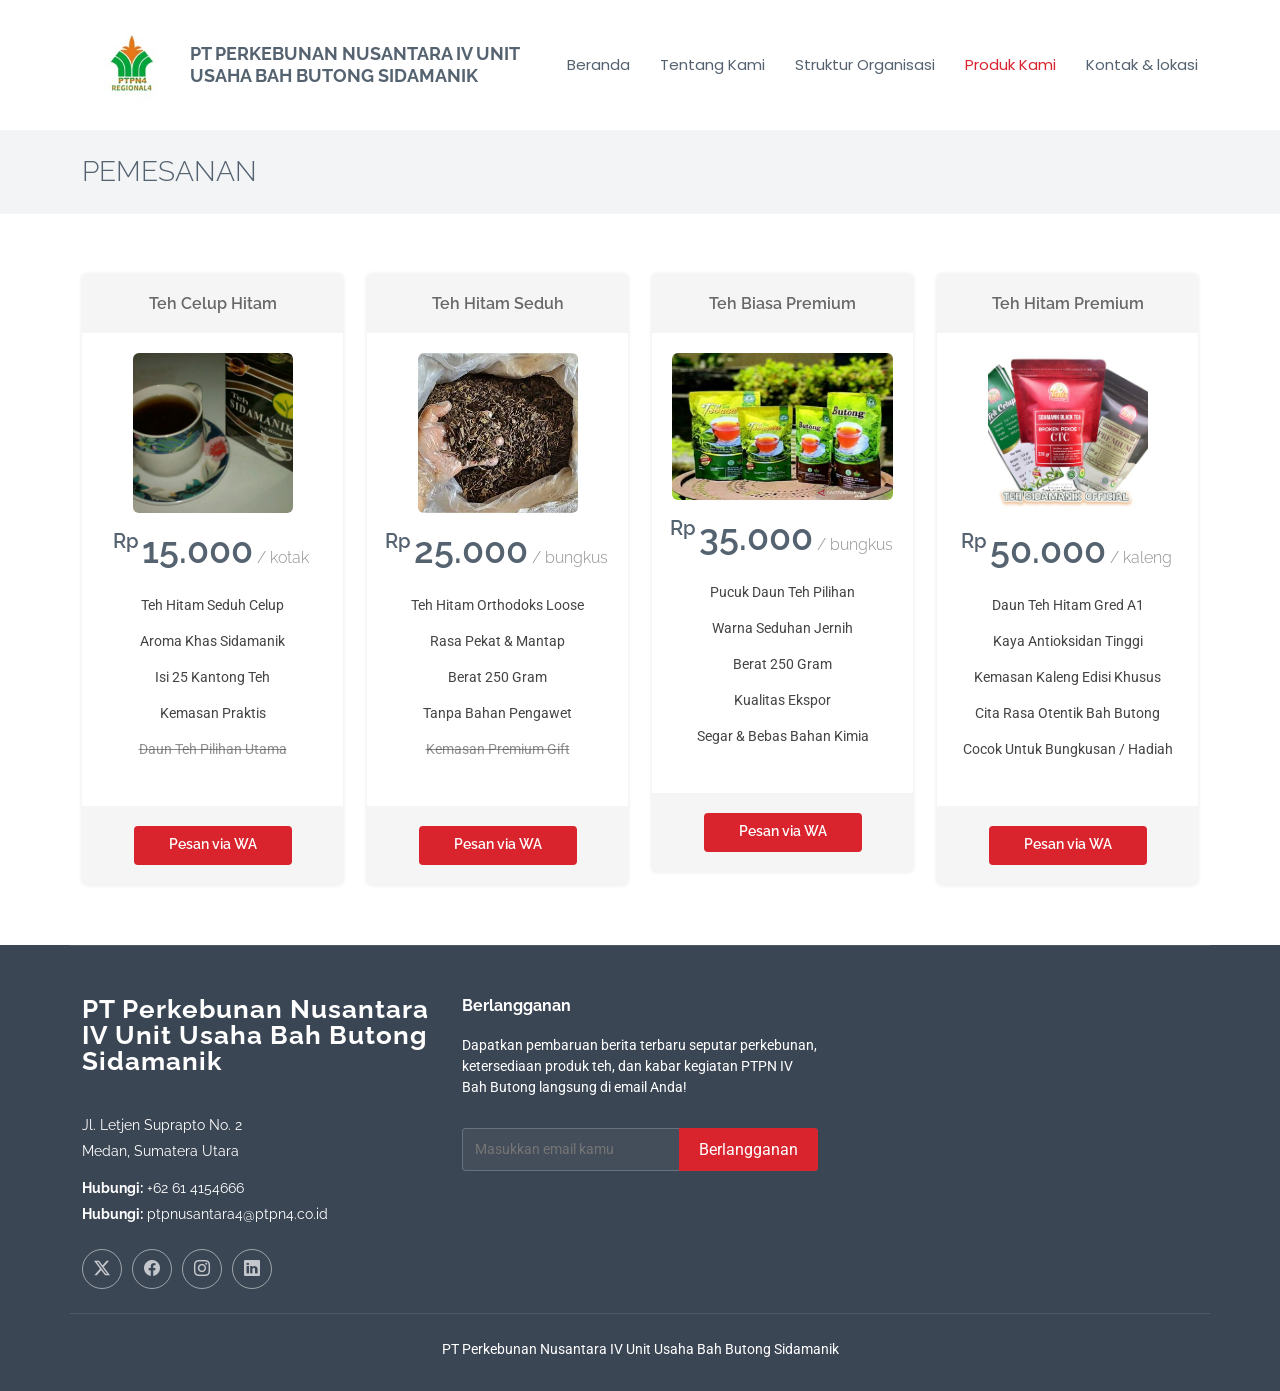
<file: pricing.html>
<!DOCTYPE html>
<html lang="en">

<head>
  <meta charset="utf-8">
  <meta content="width=device-width, initial-scale=1.0" name="viewport">
  <title>Pricing - Sailor Bootstrap Template</title>
  <meta name="description" content="">
  <meta name="keywords" content="">

  <!-- Favicons -->
  <link href="assets/img/logo perusahaan.jpg" rel="icon">
  <link href="assets/img/logo perusahaan.jpg" rel="apple-touch-icon">

  <!-- Fonts -->
  <link href="https://fonts.googleapis.com" rel="preconnect">
  <link href="https://fonts.gstatic.com" rel="preconnect" crossorigin>
  <link href="https://fonts.googleapis.com/css2?family=Roboto:ital,wght@0,100;0,300;0,400;0,500;0,700;0,900;1,100;1,300;1,400;1,500;1,700;1,900&family=Poppins:ital,wght@0,100;0,200;0,300;0,400;0,500;0,600;0,700;0,800;0,900;1,100;1,200;1,300;1,400;1,500;1,600;1,700;1,800;1,900&family=Raleway:ital,wght@0,100;0,200;0,300;0,400;0,500;0,600;0,700;0,800;0,900;1,100;1,200;1,300;1,400;1,500;1,600;1,700;1,800;1,900&display=swap" rel="stylesheet">

  <!-- Vendor CSS Files -->
  <link href="assets/vendor/bootstrap/css/bootstrap.min.css" rel="stylesheet">
  <link href="assets/vendor/bootstrap-icons/bootstrap-icons.css" rel="stylesheet">
  <link href="assets/vendor/aos/aos.css" rel="stylesheet">
  <link href="assets/vendor/glightbox/css/glightbox.min.css" rel="stylesheet">
  <link href="assets/vendor/swiper/swiper-bundle.min.css" rel="stylesheet">

  <!-- Main CSS File -->
  <link href="assets/css/main.css" rel="stylesheet">

  <!-- =======================================================
  * Template Name: Sailor
  * Template URL: https://bootstrapmade.com/sailor-free-bootstrap-theme/
  * Updated: Aug 07 2024 with Bootstrap v5.3.3
  * Author: BootstrapMade.com
  * License: https://bootstrapmade.com/license/
  ======================================================== -->
</head>

<body class="pricing-page">

  <header id="header" class="header d-flex align-items-center sticky-top">
   <div class="container-fluid container-xl position-relative d-flex align-items-center">

 <div class="logo d-flex align-items-center me-auto" style="cursor: default; pointer-events: none;">
  <img src="assets/img/logo perusahaan.jpg" alt="Logo PTPN IV" style="max-height: 100px; margin-right: 8px;">
  <h1 class="sitename" style="font-size: 18px; line-height: 1.2;">PT Perkebunan Nusantara IV Unit Usaha Bah Butong Sidamanik</h1>
</div>

      <nav id="navmenu" class="navmenu">
        <ul>
          <li><a href="index.html">Beranda</a></li>
          <li class="dropdown"><a href="about.html"><span>Tentang Kami</span> </i></a>
            <ul>
          
                <ul>
                  <li><a href="#">Deep Dropdown 1</a></li>
                  <li><a href="#">Deep Dropdown 2</a></li>
                  <li><a href="#">Deep Dropdown 3</a></li>
                  <li><a href="#">Deep Dropdown 4</a></li>
                  <li><a href="#">Deep Dropdown 5</a></li>
                </ul>
              </li>
            </ul>
          </li>
          <li><a href="portfolio.html">Struktur Organisasi</a></li>
          <li><a href="pricing.html" class="active">Produk Kami</a></li>
          <li><a href="contact.html">Kontak & lokasi</a></li>
        </ul>
        <i class="mobile-nav-toggle d-xl-none bi bi-list"></i>
      </nav>

   

    </div>
  </header>

  <main class="main">

    <!-- Page Title -->
    <div class="page-title light-background">
      <div class="container d-lg-flex justify-content-between align-items-center">
        <h1 class="mb-2 mb-lg-0">PEMESANAN</h1>
        <nav class="breadcrumbs">
          
        </nav>
      </div>
    </div><!-- End Page Title -->

    <!-- Pricing Section -->
    <section id="pricing" class="pricing section">

  <div class="container">

    <div class="row gy-3">

      <!-- Item 1: Teh Celup Hitam -->
      <div class="col-xl-3 col-lg-6" data-aos="fade-up" data-aos-delay="100">
        <div class="pricing-item text-center">
          <h3>Teh Celup Hitam</h3>
          <!-- Foto Produk 1 -->
          <div class="product-img-wrap my-3">
            <img src="assets/img/TEH HITAM 1.jpg" class="img-fluid rounded" alt="Teh Celup Hitam" style="max-height: 160px; object-fit: contain;">
          </div>
          <h4><sup>Rp</sup>15.000<span> / kotak</span></h4>
          <ul>
            <li>Teh Hitam Seduh Celup</li>
            <li>Aroma Khas Sidamanik</li>
            <li>Isi 25 Kantong Teh</li>
            <li>Kemasan Praktis</li>
            <li class="na">Daun Teh Pilihan Utama</li>
          </ul>
          <div class="btn-wrap">
            <a href="https://wa.me/6281378210000?text=Halo%20Admin%20PTPN%20IV%20Bah%20Butong,%20saya%20ingin%20memesan%20Teh%20Celup%20Hitam%20(Rp%2015.000).%0A%0A*Jumlah:*%20....%20pcs%0A*Nama:*%20....%0A*Alamat:*%20" target="_blank" class="btn-buy">Pesan via WA</a>
          </div>
        </div>
      </div><!-- End Pricing Item -->

      <!-- Item 2: Teh Hitam Seduh -->
      <div class="col-xl-3 col-lg-6" data-aos="fade-up" data-aos-delay="200">
        <div class="pricing-item text-center">
          <h3>Teh Hitam Seduh</h3>
          <!-- Foto Produk 2 -->
          <div class="product-img-wrap my-3">
            <img src="assets/img/teh hitam.jpg" class="img-fluid rounded" alt="Teh Hitam Seduh" style="max-height: 160px; object-fit: contain;">
          </div>
          <h4><sup>Rp</sup>25.000<span> / bungkus</span></h4>
          <ul>
            <li>Teh Hitam Orthodoks Loose</li>
            <li>Rasa Pekat & Mantap</li>
            <li>Berat 250 Gram</li>
            <li>Tanpa Bahan Pengawet</li>
            <li class="na">Kemasan Premium Gift</li>
          </ul>
          <div class="btn-wrap">
            <a href="https://wa.me/6281378210000?text=Halo%20PTPN%20IV%20Bah%20Butong,%20saya%20ingin%20memesan%20Teh%20Hitam%20Seduh%20(Rp%2025.000)%0A%0A*Jumlah:*%20....%20pcs%0A*Nama:*%20....%0A*Alamat:*%20" target="_blank" class="btn-buy">Pesan via WA</a>
          </div>
        </div>
      </div><!-- End Pricing Item -->

      <!-- Item 3: Teh Biasa Premium -->
      <div class="col-xl-3 col-lg-6" data-aos="fade-up" data-aos-delay="300">
        <div class="pricing-item text-center">
          <h3>Teh Biasa Premium</h3>
          <!-- Foto Produk 3 -->
          <div class="product-img-wrap my-3">
            <img src="assets/img/teh kemasan.jpg" class="img-fluid rounded" alt="Teh Biasa Premium" style="max-height: 160px; object-fit: contain;">
          </div>
          <h4><sup>Rp</sup>35.000<span> / bungkus</span></h4>
          <ul>
            <li>Pucuk Daun Teh Pilihan</li>
            <li>Warna Seduhan Jernih</li>
            <li>Berat 250 Gram</li>
            <li>Kualitas Ekspor</li>
            <li>Segar & Bebas Bahan Kimia</li>
          </ul>
          <div class="btn-wrap">
            <a href="https://wa.me/6281378210000?text=Halo%20PTPN%20IV%20Bah%20Butong,%20saya%20ingin%20memesan%20Teh%20Biasa%20Premium%20(Rp%2035.000)%0A%0A*Jumlah:*%20....%20pcs%0A*Nama:*%20....%0A*Alamat:*%20" target="_blank" class="btn-buy">Pesan via WA</a>
          </div>
        </div>
      </div><!-- End Pricing Item -->

      <!-- Item 4: Teh Hitam Premium -->
      <div class="col-xl-3 col-lg-6" data-aos="fade-up" data-aos-delay="400">
        <div class="pricing-item text-center">
          <h3>Teh Hitam Premium</h3>
          <!-- Foto Produk 4 -->
          <div class="product-img-wrap my-3">
            <img src="assets/img/TEH HITAM 3.jpg" class="img-fluid rounded" alt="Teh Hitam Premium" style="max-height: 160px; object-fit: contain;">
          </div>
          <h4><sup>Rp</sup>50.000<span> / kaleng</span></h4>
          <ul>
            <li>Daun Teh Hitam Gred A1</li>
            <li>Kaya Antioksidan Tinggi</li>
            <li>Kemasan Kaleng Edisi Khusus</li>
            <li>Cita Rasa Otentik Bah Butong</li>
            <li>Cocok Untuk Bungkusan / Hadiah</li>
          </ul>
          <div class="btn-wrap">
            <a href="https://wa.me/6281378210000?text=Halo%20PTPN%20IV%20Bah%20Butong,%20saya%20ingin%20memesan%20Teh%20Hitam%20Premium%20(Rp%2050.000)%0A%0A*Jumlah:*%20....%20pcs%0A*Nama:*%20....%0A*Alamat:*%20" target="_blank" class="btn-buy">Pesan via WA</a>
          </div>
        </div>
      </div><!-- End Pricing Item -->

    </div>

  </div>

</section>


        </div>

      </div>

    </section><!-- /Pricing Section -->

  </main>

  <footer id="footer" class="footer dark-background">

    <div class="container footer-top">
      <div class="row gy-4">
        <div class="col-lg-4 col-md-6 footer-about">
          <a href="index.html" class="logo d-flex align-items-center">
            <span class="sitename">PT Perkebunan Nusantara IV Unit Usaha Bah Butong Sidamanik</span>
          </a>
          <div class="footer-contact pt-3">
            <p>Jl. Letjen Suprapto No. 2</p>
            <p> Medan, Sumatera Utara</p>
            <p class="mt-3"><strong>Hubungi:</strong> <span>+62 61 4154666</span></p>
            <p><strong>Hubungi:</strong> <span>ptpnusantara4@ptpn4.co.id</span></p>
          </div>
          <div class="social-links d-flex mt-4">
  <a href="https://x.com/PTPN_6" target="_blank" rel="noopener noreferrer"><i class="bi bi-twitter-x"></i></a>
  <a href="https://www.facebook.com/pages/PT.%20Perkebunan%20Nusantara%20IV%20unit%20bah%20butong/392603407920058/" target="_blank" rel="noopener noreferrer"><i class="bi bi-facebook"></i></a>
  <a href="https://www.instagram.com/ptpn4_regional4?utm_source=ig_web_button_share_sheet&dlrf=ZDNlZDc0MzIxNw==" target="_blank" rel="noopener noreferrer"><i class="bi bi-instagram"></i></a>
  <a href="https://www.linkedin.com/company/pt-perkebunan-nusantara-iv-regional-ii-unit-usaha-teh-bah-butong/home/" target="_blank" rel="noopener noreferrer"><i class="bi bi-linkedin"></i></a>
</div>
        </div>

        <div class="col-lg-4 col-md-12 footer-newsletter">
  <h4>Berlangganan</h4>
  <p>Dapatkan pembaruan berita terbaru seputar perkebunan, ketersediaan produk teh, dan kabar kegiatan PTPN IV Bah Butong langsung di email Anda!</p>
  <form action="https://formspree.io/f/mdeelzja" method="POST" onsubmit="handleFormspree(event)">
    <div class="newsletter-form">
      <input type="email" name="email" required placeholder="Masukkan email kamu">
      <input type="submit" value="Berlangganan">
    </div>
    <div id="newsletter-sent-message" class="sent-message" style="display: none; margin-top: 10px; color: #18d26e; font-weight: 600;">
      Kamu Telah Berhasil Berlangganan. Terimakasih!
    </div>
  </form>
</div>
<script>
async function handleFormspree(event) {
  event.preventDefault(); 
  const form = event.target;
  const data = new FormData(form);
  const sentMessage = document.getElementById('newsletter-sent-message');

  try {
    const response = await fetch(form.action, {
      method: 'POST',
      body: data,
      headers: {
        'Accept': 'application/json'
      }
    });

    if (response.ok) {
      if (sentMessage) sentMessage.style.display = 'block'; // Tampilkan tulisan hijau sukses
      form.reset(); 
    } else {
      alert("Terjadi kesalahan saat mengantarkan pesan.");
    }
  } catch (error) {
    alert("Gagal mengirim email. Periksa koneksi internet kamu.");
  }
}
</script>

      </div>
    </div>

   <div class="container copyright text-center mt-4">
      <p> <span>PT Perkebunan Nusantara IV Unit Usaha Bah Butong Sidamanik</span> 
      <div class="credits">
        <!-- All the links in the footer should remain intact. -->
        <!-- You can delete the links only if you've purchased the pro version. -->
        <!-- Licensing information: https://bootstrapmade.com/license/ -->
        <!-- Purchase the pro version with working PHP/AJAX contact form: [buy-url] -->
        
      </div>
    </div>

  </footer>

  <!-- Scroll Top -->
  <a href="#" id="scroll-top" class="scroll-top d-flex align-items-center justify-content-center"><i class="bi bi-arrow-up-short"></i></a>

  <!-- Preloader -->
  <div id="preloader"></div>

  <!-- Vendor JS Files -->
  <script src="assets/vendor/bootstrap/js/bootstrap.bundle.min.js"></script>
  <script src="assets/vendor/php-email-form/validate.js"></script>
  <script src="assets/vendor/aos/aos.js"></script>
  <script src="assets/vendor/glightbox/js/glightbox.min.js"></script>
  <script src="assets/vendor/imagesloaded/imagesloaded.pkgd.min.js"></script>
  <script src="assets/vendor/isotope-layout/isotope.pkgd.min.js"></script>
  <script src="assets/vendor/purecounter/purecounter_vanilla.js"></script>
  <script src="assets/vendor/waypoints/noframework.waypoints.js"></script>
  <script src="assets/vendor/swiper/swiper-bundle.min.js"></script>

  <!-- Main JS File -->
  <script src="assets/js/main.js"></script>

</body>

</html>
</file>
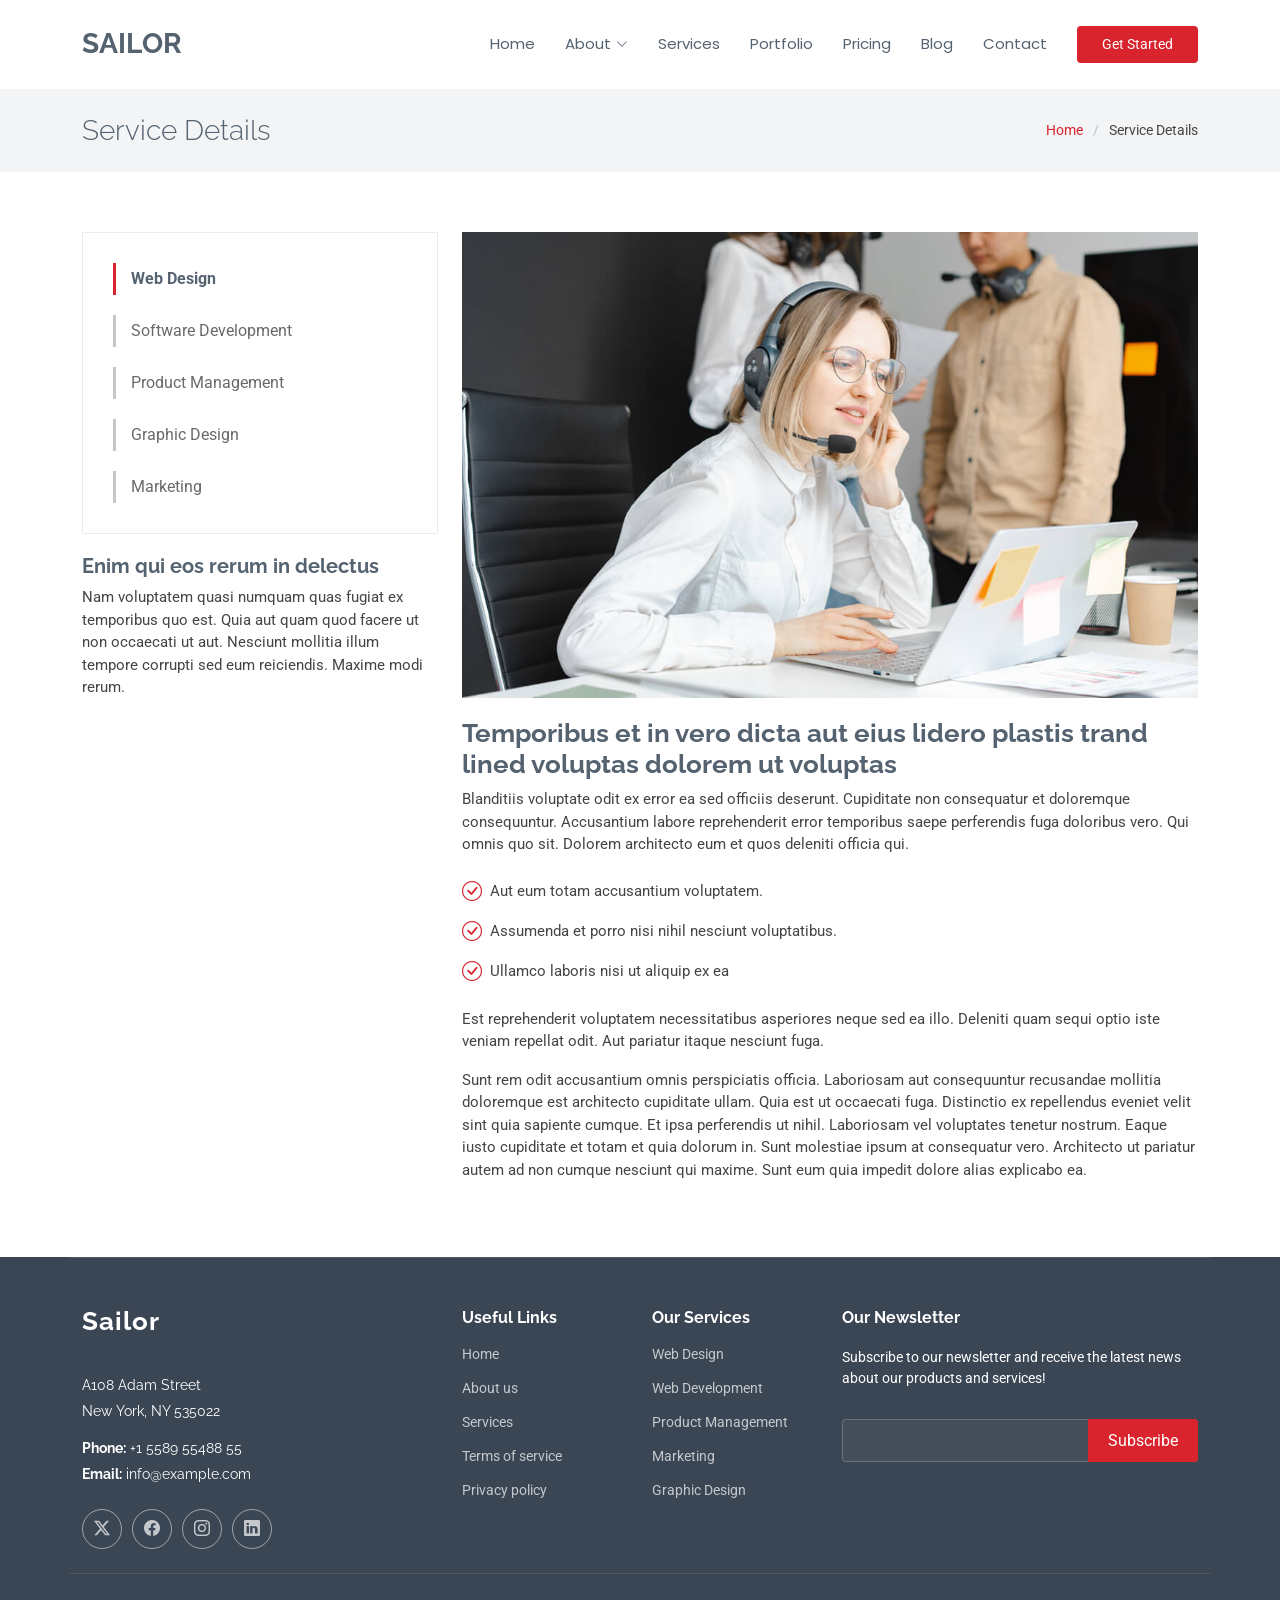
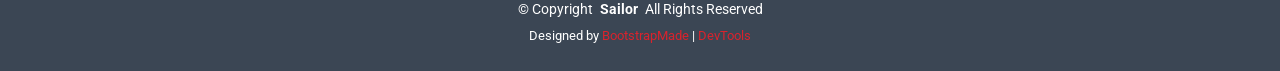
<file: service-details.html>
<!DOCTYPE html>
<html lang="en">

<head>
  <meta charset="utf-8">
  <meta content="width=device-width, initial-scale=1.0" name="viewport">
  <title>Service Details - Sailor Bootstrap Template</title>
  <meta name="description" content="">
  <meta name="keywords" content="">

  <!-- Favicons -->
  <link href="assets/img/favicon.png" rel="icon">
  <link href="assets/img/apple-touch-icon.png" rel="apple-touch-icon">

  <!-- Fonts -->
  <link href="https://fonts.googleapis.com" rel="preconnect">
  <link href="https://fonts.gstatic.com" rel="preconnect" crossorigin>
  <link href="https://fonts.googleapis.com/css2?family=Roboto:ital,wght@0,100;0,300;0,400;0,500;0,700;0,900;1,100;1,300;1,400;1,500;1,700;1,900&family=Poppins:ital,wght@0,100;0,200;0,300;0,400;0,500;0,600;0,700;0,800;0,900;1,100;1,200;1,300;1,400;1,500;1,600;1,700;1,800;1,900&family=Raleway:ital,wght@0,100;0,200;0,300;0,400;0,500;0,600;0,700;0,800;0,900;1,100;1,200;1,300;1,400;1,500;1,600;1,700;1,800;1,900&display=swap" rel="stylesheet">

  <!-- Vendor CSS Files -->
  <link href="assets/vendor/bootstrap/css/bootstrap.min.css" rel="stylesheet">
  <link href="assets/vendor/bootstrap-icons/bootstrap-icons.css" rel="stylesheet">
  <link href="assets/vendor/aos/aos.css" rel="stylesheet">
  <link href="assets/vendor/glightbox/css/glightbox.min.css" rel="stylesheet">
  <link href="assets/vendor/swiper/swiper-bundle.min.css" rel="stylesheet">

  <!-- Main CSS File -->
  <link href="assets/css/main.css" rel="stylesheet">

  <!-- =======================================================
  * Template Name: Sailor
  * Template URL: https://bootstrapmade.com/sailor-free-bootstrap-theme/
  * Updated: Aug 07 2024 with Bootstrap v5.3.3
  * Author: BootstrapMade.com
  * License: https://bootstrapmade.com/license/
  ======================================================== -->
</head>

<body class="service-details-page">

  <header id="header" class="header d-flex align-items-center sticky-top">
    <div class="container-fluid container-xl position-relative d-flex align-items-center">

      <a href="index.html" class="logo d-flex align-items-center me-auto">
        <!-- Uncomment the line below if you also wish to use an image logo -->
        <!-- <img src="assets/img/logo.png" alt=""> -->
        <h1 class="sitename">Sailor</h1>
      </a>

      <nav id="navmenu" class="navmenu">
        <ul>
          <li><a href="#hero">Home</a></li>
          <li class="dropdown"><a href="about.html"><span>About</span> <i class="bi bi-chevron-down toggle-dropdown"></i></a>
            <ul>
              <li><a href="team.html">Team</a></li>
              <li><a href="testimonials.html">Testimonials</a></li>
              <li class="dropdown"><a href="#"><span>Deep Dropdown</span> <i class="bi bi-chevron-down toggle-dropdown"></i></a>
                <ul>
                  <li><a href="#">Deep Dropdown 1</a></li>
                  <li><a href="#">Deep Dropdown 2</a></li>
                  <li><a href="#">Deep Dropdown 3</a></li>
                  <li><a href="#">Deep Dropdown 4</a></li>
                  <li><a href="#">Deep Dropdown 5</a></li>
                </ul>
              </li>
            </ul>
          </li>
          <li><a href="services.html">Services</a></li>
          <li><a href="portfolio.html">Portfolio</a></li>
          <li><a href="pricing.html">Pricing</a></li>
          <li><a href="blog.html">Blog</a></li>
          <li><a href="contact.html">Contact</a></li>
        </ul>
        <i class="mobile-nav-toggle d-xl-none bi bi-list"></i>
      </nav>

      <a class="btn-getstarted" href="about.html">Get Started</a>

    </div>
  </header>

  <main class="main">

    <!-- Page Title -->
    <div class="page-title light-background">
      <div class="container d-lg-flex justify-content-between align-items-center">
        <h1 class="mb-2 mb-lg-0">Service Details</h1>
        <nav class="breadcrumbs">
          <ol>
            <li><a href="index.html">Home</a></li>
            <li class="current">Service Details</li>
          </ol>
        </nav>
      </div>
    </div><!-- End Page Title -->

    <!-- Service Details Section -->
    <section id="service-details" class="service-details section">

      <div class="container">

        <div class="row gy-4">

          <div class="col-lg-4" data-aos="fade-up" data-aos-delay="100">
            <div class="services-list">
              <a href="#" class="active">Web Design</a>
              <a href="#">Software Development</a>
              <a href="#">Product Management</a>
              <a href="#">Graphic Design</a>
              <a href="#">Marketing</a>
            </div>

            <h4>Enim qui eos rerum in delectus</h4>
            <p>Nam voluptatem quasi numquam quas fugiat ex temporibus quo est. Quia aut quam quod facere ut non occaecati ut aut. Nesciunt mollitia illum tempore corrupti sed eum reiciendis. Maxime modi rerum.</p>
          </div>

          <div class="col-lg-8" data-aos="fade-up" data-aos-delay="200">
            <img src="assets/img/services.jpg" alt="" class="img-fluid services-img">
            <h3>Temporibus et in vero dicta aut eius lidero plastis trand lined voluptas dolorem ut voluptas</h3>
            <p>
              Blanditiis voluptate odit ex error ea sed officiis deserunt. Cupiditate non consequatur et doloremque consequuntur. Accusantium labore reprehenderit error temporibus saepe perferendis fuga doloribus vero. Qui omnis quo sit. Dolorem architecto eum et quos deleniti officia qui.
            </p>
            <ul>
              <li><i class="bi bi-check-circle"></i> <span>Aut eum totam accusantium voluptatem.</span></li>
              <li><i class="bi bi-check-circle"></i> <span>Assumenda et porro nisi nihil nesciunt voluptatibus.</span></li>
              <li><i class="bi bi-check-circle"></i> <span>Ullamco laboris nisi ut aliquip ex ea</span></li>
            </ul>
            <p>
              Est reprehenderit voluptatem necessitatibus asperiores neque sed ea illo. Deleniti quam sequi optio iste veniam repellat odit. Aut pariatur itaque nesciunt fuga.
            </p>
            <p>
              Sunt rem odit accusantium omnis perspiciatis officia. Laboriosam aut consequuntur recusandae mollitia doloremque est architecto cupiditate ullam. Quia est ut occaecati fuga. Distinctio ex repellendus eveniet velit sint quia sapiente cumque. Et ipsa perferendis ut nihil. Laboriosam vel voluptates tenetur nostrum. Eaque iusto cupiditate et totam et quia dolorum in. Sunt molestiae ipsum at consequatur vero. Architecto ut pariatur autem ad non cumque nesciunt qui maxime. Sunt eum quia impedit dolore alias explicabo ea.
            </p>
          </div>

        </div>

      </div>

    </section><!-- /Service Details Section -->

  </main>

  <footer id="footer" class="footer dark-background">

    <div class="container footer-top">
      <div class="row gy-4">
        <div class="col-lg-4 col-md-6 footer-about">
          <a href="index.html" class="logo d-flex align-items-center">
            <span class="sitename">Sailor</span>
          </a>
          <div class="footer-contact pt-3">
            <p>A108 Adam Street</p>
            <p>New York, NY 535022</p>
            <p class="mt-3"><strong>Phone:</strong> <span>+1 5589 55488 55</span></p>
            <p><strong>Email:</strong> <span>info@example.com</span></p>
          </div>
          <div class="social-links d-flex mt-4">
            <a href=""><i class="bi bi-twitter-x"></i></a>
            <a href=""><i class="bi bi-facebook"></i></a>
            <a href=""><i class="bi bi-instagram"></i></a>
            <a href=""><i class="bi bi-linkedin"></i></a>
          </div>
        </div>

        <div class="col-lg-2 col-md-3 footer-links">
          <h4>Useful Links</h4>
          <ul>
            <li><a href="#">Home</a></li>
            <li><a href="#">About us</a></li>
            <li><a href="#">Services</a></li>
            <li><a href="#">Terms of service</a></li>
            <li><a href="#">Privacy policy</a></li>
          </ul>
        </div>

        <div class="col-lg-2 col-md-3 footer-links">
          <h4>Our Services</h4>
          <ul>
            <li><a href="#">Web Design</a></li>
            <li><a href="#">Web Development</a></li>
            <li><a href="#">Product Management</a></li>
            <li><a href="#">Marketing</a></li>
            <li><a href="#">Graphic Design</a></li>
          </ul>
        </div>

        <div class="col-lg-4 col-md-12 footer-newsletter">
          <h4>Our Newsletter</h4>
          <p>Subscribe to our newsletter and receive the latest news about our products and services!</p>
          <form action="forms/newsletter.php" method="post" class="php-email-form">
            <div class="newsletter-form"><input type="email" name="email"><input type="submit" value="Subscribe"></div>
            <div class="loading">Loading</div>
            <div class="error-message"></div>
            <div class="sent-message">Your subscription request has been sent. Thank you!</div>
          </form>
        </div>

      </div>
    </div>

    <div class="container copyright text-center mt-4">
      <p>© <span>Copyright</span> <strong class="px-1 sitename">Sailor</strong> <span>All Rights Reserved</span></p>
      <div class="credits">
        <!-- All the links in the footer should remain intact. -->
        <!-- You can delete the links only if you've purchased the pro version. -->
        <!-- Licensing information: https://bootstrapmade.com/license/ -->
        <!-- Purchase the pro version with working PHP/AJAX contact form: [buy-url] -->
        Designed by <a href="https://bootstrapmade.com/">BootstrapMade</a> | <a href="https://bootstrapmade.com/tools/">DevTools</a>
      </div>
    </div>

  </footer>

  <!-- Scroll Top -->
  <a href="#" id="scroll-top" class="scroll-top d-flex align-items-center justify-content-center"><i class="bi bi-arrow-up-short"></i></a>

  <!-- Preloader -->
  <div id="preloader"></div>

  <!-- Vendor JS Files -->
  <script src="assets/vendor/bootstrap/js/bootstrap.bundle.min.js"></script>
  <script src="assets/vendor/php-email-form/validate.js"></script>
  <script src="assets/vendor/aos/aos.js"></script>
  <script src="assets/vendor/glightbox/js/glightbox.min.js"></script>
  <script src="assets/vendor/imagesloaded/imagesloaded.pkgd.min.js"></script>
  <script src="assets/vendor/isotope-layout/isotope.pkgd.min.js"></script>
  <script src="assets/vendor/purecounter/purecounter_vanilla.js"></script>
  <script src="assets/vendor/waypoints/noframework.waypoints.js"></script>
  <script src="assets/vendor/swiper/swiper-bundle.min.js"></script>

  <!-- Main JS File -->
  <script src="assets/js/main.js"></script>

</body>

</html>
</file>
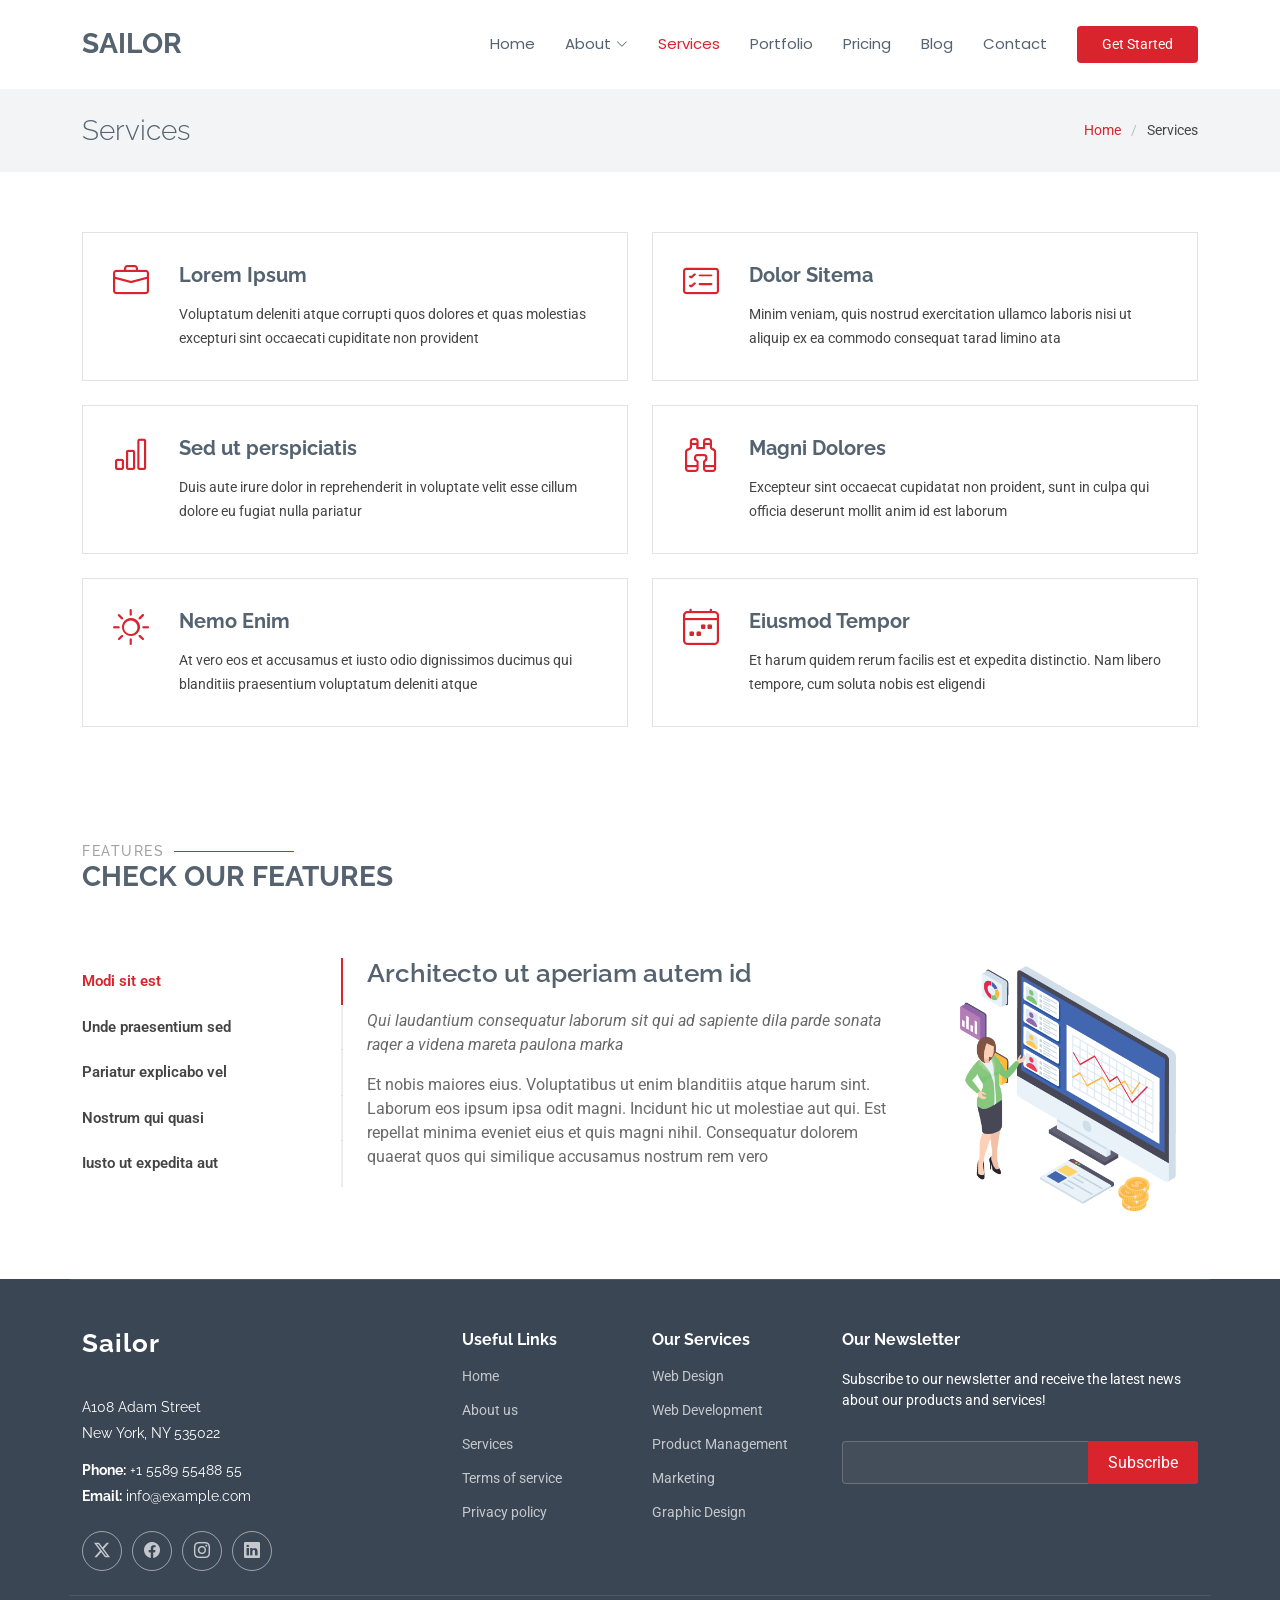
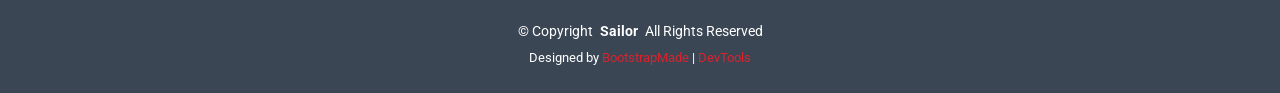
<file: services.html>
<!DOCTYPE html>
<html lang="en">

<head>
  <meta charset="utf-8">
  <meta content="width=device-width, initial-scale=1.0" name="viewport">
  <title>Services - Sailor Bootstrap Template</title>
  <meta name="description" content="">
  <meta name="keywords" content="">

  <!-- Favicons -->
  <link href="assets/img/favicon.png" rel="icon">
  <link href="assets/img/apple-touch-icon.png" rel="apple-touch-icon">

  <!-- Fonts -->
  <link href="https://fonts.googleapis.com" rel="preconnect">
  <link href="https://fonts.gstatic.com" rel="preconnect" crossorigin>
  <link href="https://fonts.googleapis.com/css2?family=Roboto:ital,wght@0,100;0,300;0,400;0,500;0,700;0,900;1,100;1,300;1,400;1,500;1,700;1,900&family=Poppins:ital,wght@0,100;0,200;0,300;0,400;0,500;0,600;0,700;0,800;0,900;1,100;1,200;1,300;1,400;1,500;1,600;1,700;1,800;1,900&family=Raleway:ital,wght@0,100;0,200;0,300;0,400;0,500;0,600;0,700;0,800;0,900;1,100;1,200;1,300;1,400;1,500;1,600;1,700;1,800;1,900&display=swap" rel="stylesheet">

  <!-- Vendor CSS Files -->
  <link href="assets/vendor/bootstrap/css/bootstrap.min.css" rel="stylesheet">
  <link href="assets/vendor/bootstrap-icons/bootstrap-icons.css" rel="stylesheet">
  <link href="assets/vendor/aos/aos.css" rel="stylesheet">
  <link href="assets/vendor/glightbox/css/glightbox.min.css" rel="stylesheet">
  <link href="assets/vendor/swiper/swiper-bundle.min.css" rel="stylesheet">

  <!-- Main CSS File -->
  <link href="assets/css/main.css" rel="stylesheet">

  <!-- =======================================================
  * Template Name: Sailor
  * Template URL: https://bootstrapmade.com/sailor-free-bootstrap-theme/
  * Updated: Aug 07 2024 with Bootstrap v5.3.3
  * Author: BootstrapMade.com
  * License: https://bootstrapmade.com/license/
  ======================================================== -->
</head>

<body class="services-page">

  <header id="header" class="header d-flex align-items-center sticky-top">
    <div class="container-fluid container-xl position-relative d-flex align-items-center">

      <a href="index.html" class="logo d-flex align-items-center me-auto">
        <!-- Uncomment the line below if you also wish to use an image logo -->
        <!-- <img src="assets/img/logo.png" alt=""> -->
        <h1 class="sitename">Sailor</h1>
      </a>

      <nav id="navmenu" class="navmenu">
        <ul>
          <li><a href="#hero">Home</a></li>
          <li class="dropdown"><a href="about.html"><span>About</span> <i class="bi bi-chevron-down toggle-dropdown"></i></a>
            <ul>
              <li><a href="team.html">Team</a></li>
              <li><a href="testimonials.html">Testimonials</a></li>
              <li class="dropdown"><a href="#"><span>Deep Dropdown</span> <i class="bi bi-chevron-down toggle-dropdown"></i></a>
                <ul>
                  <li><a href="#">Deep Dropdown 1</a></li>
                  <li><a href="#">Deep Dropdown 2</a></li>
                  <li><a href="#">Deep Dropdown 3</a></li>
                  <li><a href="#">Deep Dropdown 4</a></li>
                  <li><a href="#">Deep Dropdown 5</a></li>
                </ul>
              </li>
            </ul>
          </li>
          <li><a href="services.html" class="active">Services</a></li>
          <li><a href="portfolio.html">Portfolio</a></li>
          <li><a href="pricing.html">Pricing</a></li>
          <li><a href="blog.html">Blog</a></li>
          <li><a href="contact.html">Contact</a></li>
        </ul>
        <i class="mobile-nav-toggle d-xl-none bi bi-list"></i>
      </nav>

      <a class="btn-getstarted" href="about.html">Get Started</a>

    </div>
  </header>

  <main class="main">

    <!-- Page Title -->
    <div class="page-title light-background">
      <div class="container d-lg-flex justify-content-between align-items-center">
        <h1 class="mb-2 mb-lg-0">Services</h1>
        <nav class="breadcrumbs">
          <ol>
            <li><a href="index.html">Home</a></li>
            <li class="current">Services</li>
          </ol>
        </nav>
      </div>
    </div><!-- End Page Title -->

    <!-- Services Section -->
    <section id="services" class="services section">

      <div class="container">

        <div class="row gy-4">

          <div class="col-md-6" data-aos="fade-up" data-aos-delay="100">
            <div class="service-item d-flex position-relative h-100">
              <i class="bi bi-briefcase icon flex-shrink-0"></i>
              <div>
                <h4 class="title"><a href="#" class="stretched-link">Lorem Ipsum</a></h4>
                <p class="description">Voluptatum deleniti atque corrupti quos dolores et quas molestias excepturi sint occaecati cupiditate non provident</p>
              </div>
            </div>
          </div><!-- End Service Item -->

          <div class="col-md-6" data-aos="fade-up" data-aos-delay="200">
            <div class="service-item d-flex position-relative h-100">
              <i class="bi bi-card-checklist icon flex-shrink-0"></i>
              <div>
                <h4 class="title"><a href="#" class="stretched-link">Dolor Sitema</a></h4>
                <p class="description">Minim veniam, quis nostrud exercitation ullamco laboris nisi ut aliquip ex ea commodo consequat tarad limino ata</p>
              </div>
            </div>
          </div><!-- End Service Item -->

          <div class="col-md-6" data-aos="fade-up" data-aos-delay="300">
            <div class="service-item d-flex position-relative h-100">
              <i class="bi bi-bar-chart icon flex-shrink-0"></i>
              <div>
                <h4 class="title"><a href="#" class="stretched-link">Sed ut perspiciatis</a></h4>
                <p class="description">Duis aute irure dolor in reprehenderit in voluptate velit esse cillum dolore eu fugiat nulla pariatur</p>
              </div>
            </div>
          </div><!-- End Service Item -->

          <div class="col-md-6" data-aos="fade-up" data-aos-delay="400">
            <div class="service-item d-flex position-relative h-100">
              <i class="bi bi-binoculars icon flex-shrink-0"></i>
              <div>
                <h4 class="title"><a href="#" class="stretched-link">Magni Dolores</a></h4>
                <p class="description">Excepteur sint occaecat cupidatat non proident, sunt in culpa qui officia deserunt mollit anim id est laborum</p>
              </div>
            </div>
          </div><!-- End Service Item -->

          <div class="col-md-6" data-aos="fade-up" data-aos-delay="500">
            <div class="service-item d-flex position-relative h-100">
              <i class="bi bi-brightness-high icon flex-shrink-0"></i>
              <div>
                <h4 class="title"><a href="#" class="stretched-link">Nemo Enim</a></h4>
                <p class="description">At vero eos et accusamus et iusto odio dignissimos ducimus qui blanditiis praesentium voluptatum deleniti atque</p>
              </div>
            </div>
          </div><!-- End Service Item -->

          <div class="col-md-6" data-aos="fade-up" data-aos-delay="600">
            <div class="service-item d-flex position-relative h-100">
              <i class="bi bi-calendar4-week icon flex-shrink-0"></i>
              <div>
                <h4 class="title"><a href="#" class="stretched-link">Eiusmod Tempor</a></h4>
                <p class="description">Et harum quidem rerum facilis est et expedita distinctio. Nam libero tempore, cum soluta nobis est eligendi</p>
              </div>
            </div>
          </div><!-- End Service Item -->

        </div>

      </div>

    </section><!-- /Services Section -->

    <!-- Features Section -->
    <section id="features" class="features section">

      <!-- Section Title -->
      <div class="container section-title" data-aos="fade-up">
        <h2>Features</h2>
        <p>Check Our Features<br></p>
      </div><!-- End Section Title -->

      <div class="container" data-aos="fade-up" data-aos-delay="100">

        <div class="row">
          <div class="col-lg-3">
            <ul class="nav nav-tabs flex-column">
              <li class="nav-item">
                <a class="nav-link active show" data-bs-toggle="tab" href="#features-tab-1">Modi sit est</a>
              </li>
              <li class="nav-item">
                <a class="nav-link" data-bs-toggle="tab" href="#features-tab-2">Unde praesentium sed</a>
              </li>
              <li class="nav-item">
                <a class="nav-link" data-bs-toggle="tab" href="#features-tab-3">Pariatur explicabo vel</a>
              </li>
              <li class="nav-item">
                <a class="nav-link" data-bs-toggle="tab" href="#features-tab-4">Nostrum qui quasi</a>
              </li>
              <li class="nav-item">
                <a class="nav-link" data-bs-toggle="tab" href="#features-tab-5">Iusto ut expedita aut</a>
              </li>
            </ul>
          </div>
          <div class="col-lg-9 mt-4 mt-lg-0">
            <div class="tab-content">
              <div class="tab-pane active show" id="features-tab-1">
                <div class="row">
                  <div class="col-lg-8 details order-2 order-lg-1">
                    <h3>Architecto ut aperiam autem id</h3>
                    <p class="fst-italic">Qui laudantium consequatur laborum sit qui ad sapiente dila parde sonata raqer a videna mareta paulona marka</p>
                    <p>Et nobis maiores eius. Voluptatibus ut enim blanditiis atque harum sint. Laborum eos ipsum ipsa odit magni. Incidunt hic ut molestiae aut qui. Est repellat minima eveniet eius et quis magni nihil. Consequatur dolorem quaerat quos qui similique accusamus nostrum rem vero</p>
                  </div>
                  <div class="col-lg-4 text-center order-1 order-lg-2">
                    <img src="assets/img/tabs/tab-1.png" alt="" class="img-fluid">
                  </div>
                </div>
              </div>
              <div class="tab-pane" id="features-tab-2">
                <div class="row">
                  <div class="col-lg-8 details order-2 order-lg-1">
                    <h3>Et blanditiis nemo veritatis excepturi</h3>
                    <p class="fst-italic">Qui laudantium consequatur laborum sit qui ad sapiente dila parde sonata raqer a videna mareta paulona marka</p>
                    <p>Ea ipsum voluptatem consequatur quis est. Illum error ullam omnis quia et reiciendis sunt sunt est. Non aliquid repellendus itaque accusamus eius et velit ipsa voluptates. Optio nesciunt eaque beatae accusamus lerode pakto madirna desera vafle de nideran pal</p>
                  </div>
                  <div class="col-lg-4 text-center order-1 order-lg-2">
                    <img src="assets/img/tabs/tab-2.png" alt="" class="img-fluid">
                  </div>
                </div>
              </div>
              <div class="tab-pane" id="features-tab-3">
                <div class="row">
                  <div class="col-lg-8 details order-2 order-lg-1">
                    <h3>Impedit facilis occaecati odio neque aperiam sit</h3>
                    <p class="fst-italic">Eos voluptatibus quo. Odio similique illum id quidem non enim fuga. Qui natus non sunt dicta dolor et. In asperiores velit quaerat perferendis aut</p>
                    <p>Iure officiis odit rerum. Harum sequi eum illum corrupti culpa veritatis quisquam. Neque necessitatibus illo rerum eum ut. Commodi ipsam minima molestiae sed laboriosam a iste odio. Earum odit nesciunt fugiat sit ullam. Soluta et harum voluptatem optio quae</p>
                  </div>
                  <div class="col-lg-4 text-center order-1 order-lg-2">
                    <img src="assets/img/tabs/tab-3.png" alt="" class="img-fluid">
                  </div>
                </div>
              </div>
              <div class="tab-pane" id="features-tab-4">
                <div class="row">
                  <div class="col-lg-8 details order-2 order-lg-1">
                    <h3>Fuga dolores inventore laboriosam ut est accusamus laboriosam dolore</h3>
                    <p class="fst-italic">Totam aperiam accusamus. Repellat consequuntur iure voluptas iure porro quis delectus</p>
                    <p>Eaque consequuntur consequuntur libero expedita in voluptas. Nostrum ipsam necessitatibus aliquam fugiat debitis quis velit. Eum ex maxime error in consequatur corporis atque. Eligendi asperiores sed qui veritatis aperiam quia a laborum inventore</p>
                  </div>
                  <div class="col-lg-4 text-center order-1 order-lg-2">
                    <img src="assets/img/tabs/tab-4.png" alt="" class="img-fluid">
                  </div>
                </div>
              </div>
              <div class="tab-pane" id="features-tab-5">
                <div class="row">
                  <div class="col-lg-8 details order-2 order-lg-1">
                    <h3>Est eveniet ipsam sindera pad rone matrelat sando reda</h3>
                    <p class="fst-italic">Omnis blanditiis saepe eos autem qui sunt debitis porro quia.</p>
                    <p>Exercitationem nostrum omnis. Ut reiciendis repudiandae minus. Omnis recusandae ut non quam ut quod eius qui. Ipsum quia odit vero atque qui quibusdam amet. Occaecati sed est sint aut vitae molestiae voluptate vel</p>
                  </div>
                  <div class="col-lg-4 text-center order-1 order-lg-2">
                    <img src="assets/img/tabs/tab-5.png" alt="" class="img-fluid">
                  </div>
                </div>
              </div>
            </div>
          </div>
        </div>

      </div>

    </section><!-- /Features Section -->

  </main>

  <footer id="footer" class="footer dark-background">

    <div class="container footer-top">
      <div class="row gy-4">
        <div class="col-lg-4 col-md-6 footer-about">
          <a href="index.html" class="logo d-flex align-items-center">
            <span class="sitename">Sailor</span>
          </a>
          <div class="footer-contact pt-3">
            <p>A108 Adam Street</p>
            <p>New York, NY 535022</p>
            <p class="mt-3"><strong>Phone:</strong> <span>+1 5589 55488 55</span></p>
            <p><strong>Email:</strong> <span>info@example.com</span></p>
          </div>
          <div class="social-links d-flex mt-4">
            <a href=""><i class="bi bi-twitter-x"></i></a>
            <a href=""><i class="bi bi-facebook"></i></a>
            <a href=""><i class="bi bi-instagram"></i></a>
            <a href=""><i class="bi bi-linkedin"></i></a>
          </div>
        </div>

        <div class="col-lg-2 col-md-3 footer-links">
          <h4>Useful Links</h4>
          <ul>
            <li><a href="#">Home</a></li>
            <li><a href="#">About us</a></li>
            <li><a href="#">Services</a></li>
            <li><a href="#">Terms of service</a></li>
            <li><a href="#">Privacy policy</a></li>
          </ul>
        </div>

        <div class="col-lg-2 col-md-3 footer-links">
          <h4>Our Services</h4>
          <ul>
            <li><a href="#">Web Design</a></li>
            <li><a href="#">Web Development</a></li>
            <li><a href="#">Product Management</a></li>
            <li><a href="#">Marketing</a></li>
            <li><a href="#">Graphic Design</a></li>
          </ul>
        </div>

        <div class="col-lg-4 col-md-12 footer-newsletter">
          <h4>Our Newsletter</h4>
          <p>Subscribe to our newsletter and receive the latest news about our products and services!</p>
          <form action="forms/newsletter.php" method="post" class="php-email-form">
            <div class="newsletter-form"><input type="email" name="email"><input type="submit" value="Subscribe"></div>
            <div class="loading">Loading</div>
            <div class="error-message"></div>
            <div class="sent-message">Your subscription request has been sent. Thank you!</div>
          </form>
        </div>

      </div>
    </div>

    <div class="container copyright text-center mt-4">
      <p>© <span>Copyright</span> <strong class="px-1 sitename">Sailor</strong> <span>All Rights Reserved</span></p>
      <div class="credits">
        <!-- All the links in the footer should remain intact. -->
        <!-- You can delete the links only if you've purchased the pro version. -->
        <!-- Licensing information: https://bootstrapmade.com/license/ -->
        <!-- Purchase the pro version with working PHP/AJAX contact form: [buy-url] -->
        Designed by <a href="https://bootstrapmade.com/">BootstrapMade</a> | <a href="https://bootstrapmade.com/tools/">DevTools</a>
      </div>
    </div>

  </footer>

  <!-- Scroll Top -->
  <a href="#" id="scroll-top" class="scroll-top d-flex align-items-center justify-content-center"><i class="bi bi-arrow-up-short"></i></a>

  <!-- Preloader -->
  <div id="preloader"></div>

  <!-- Vendor JS Files -->
  <script src="assets/vendor/bootstrap/js/bootstrap.bundle.min.js"></script>
  <script src="assets/vendor/php-email-form/validate.js"></script>
  <script src="assets/vendor/aos/aos.js"></script>
  <script src="assets/vendor/glightbox/js/glightbox.min.js"></script>
  <script src="assets/vendor/imagesloaded/imagesloaded.pkgd.min.js"></script>
  <script src="assets/vendor/isotope-layout/isotope.pkgd.min.js"></script>
  <script src="assets/vendor/purecounter/purecounter_vanilla.js"></script>
  <script src="assets/vendor/waypoints/noframework.waypoints.js"></script>
  <script src="assets/vendor/swiper/swiper-bundle.min.js"></script>

  <!-- Main JS File -->
  <script src="assets/js/main.js"></script>

</body>

</html>
</file>
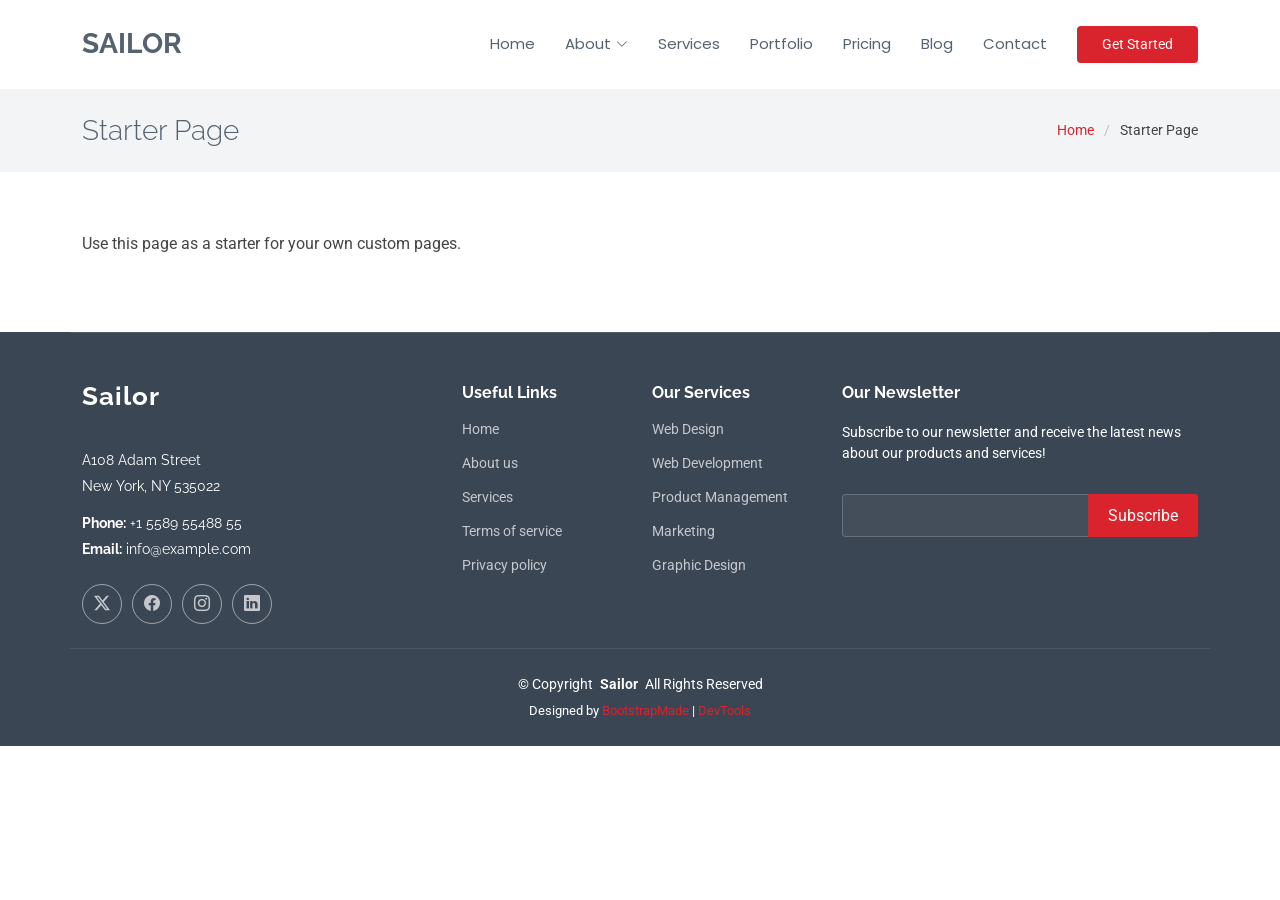
<file: starter-page.html>
<!DOCTYPE html>
<html lang="en">

<head>
  <meta charset="utf-8">
  <meta content="width=device-width, initial-scale=1.0" name="viewport">
  <title>Starter Page - Sailor Bootstrap Template</title>
  <meta name="description" content="">
  <meta name="keywords" content="">

  <!-- Favicons -->
  <link href="assets/img/favicon.png" rel="icon">
  <link href="assets/img/apple-touch-icon.png" rel="apple-touch-icon">

  <!-- Fonts -->
  <link href="https://fonts.googleapis.com" rel="preconnect">
  <link href="https://fonts.gstatic.com" rel="preconnect" crossorigin>
  <link href="https://fonts.googleapis.com/css2?family=Roboto:ital,wght@0,100;0,300;0,400;0,500;0,700;0,900;1,100;1,300;1,400;1,500;1,700;1,900&family=Poppins:ital,wght@0,100;0,200;0,300;0,400;0,500;0,600;0,700;0,800;0,900;1,100;1,200;1,300;1,400;1,500;1,600;1,700;1,800;1,900&family=Raleway:ital,wght@0,100;0,200;0,300;0,400;0,500;0,600;0,700;0,800;0,900;1,100;1,200;1,300;1,400;1,500;1,600;1,700;1,800;1,900&display=swap" rel="stylesheet">

  <!-- Vendor CSS Files -->
  <link href="assets/vendor/bootstrap/css/bootstrap.min.css" rel="stylesheet">
  <link href="assets/vendor/bootstrap-icons/bootstrap-icons.css" rel="stylesheet">
  <link href="assets/vendor/aos/aos.css" rel="stylesheet">
  <link href="assets/vendor/glightbox/css/glightbox.min.css" rel="stylesheet">
  <link href="assets/vendor/swiper/swiper-bundle.min.css" rel="stylesheet">

  <!-- Main CSS File -->
  <link href="assets/css/main.css" rel="stylesheet">

  <!-- =======================================================
  * Template Name: Sailor
  * Template URL: https://bootstrapmade.com/sailor-free-bootstrap-theme/
  * Updated: Aug 07 2024 with Bootstrap v5.3.3
  * Author: BootstrapMade.com
  * License: https://bootstrapmade.com/license/
  ======================================================== -->
</head>

<body class="starter-page-page">

  <header id="header" class="header d-flex align-items-center sticky-top">
    <div class="container-fluid container-xl position-relative d-flex align-items-center">

      <a href="index.html" class="logo d-flex align-items-center me-auto">
        <!-- Uncomment the line below if you also wish to use an image logo -->
        <!-- <img src="assets/img/logo.png" alt=""> -->
        <h1 class="sitename">Sailor</h1>
      </a>

      <nav id="navmenu" class="navmenu">
        <ul>
          <li><a href="#hero">Home</a></li>
          <li class="dropdown"><a href="about.html"><span>About</span> <i class="bi bi-chevron-down toggle-dropdown"></i></a>
            <ul>
              <li><a href="team.html">Team</a></li>
              <li><a href="testimonials.html">Testimonials</a></li>
              <li class="dropdown"><a href="#"><span>Deep Dropdown</span> <i class="bi bi-chevron-down toggle-dropdown"></i></a>
                <ul>
                  <li><a href="#">Deep Dropdown 1</a></li>
                  <li><a href="#">Deep Dropdown 2</a></li>
                  <li><a href="#">Deep Dropdown 3</a></li>
                  <li><a href="#">Deep Dropdown 4</a></li>
                  <li><a href="#">Deep Dropdown 5</a></li>
                </ul>
              </li>
            </ul>
          </li>
          <li><a href="services.html">Services</a></li>
          <li><a href="portfolio.html">Portfolio</a></li>
          <li><a href="pricing.html">Pricing</a></li>
          <li><a href="blog.html">Blog</a></li>
          <li><a href="contact.html">Contact</a></li>
        </ul>
        <i class="mobile-nav-toggle d-xl-none bi bi-list"></i>
      </nav>

      <a class="btn-getstarted" href="about.html">Get Started</a>

    </div>
  </header>

  <main class="main">

    <!-- Page Title -->
    <div class="page-title light-background">
      <div class="container d-lg-flex justify-content-between align-items-center">
        <h1 class="mb-2 mb-lg-0">Starter Page</h1>
        <nav class="breadcrumbs">
          <ol>
            <li><a href="index.html">Home</a></li>
            <li class="current">Starter Page</li>
          </ol>
        </nav>
      </div>
    </div><!-- End Page Title -->

    <!-- Starter Section Section -->
    <section id="starter-section" class="starter-section section">

      <div class="container" data-aos="fade-up">
        <p>Use this page as a starter for your own custom pages.</p>
      </div>

    </section><!-- /Starter Section Section -->

  </main>

  <footer id="footer" class="footer dark-background">

    <div class="container footer-top">
      <div class="row gy-4">
        <div class="col-lg-4 col-md-6 footer-about">
          <a href="index.html" class="logo d-flex align-items-center">
            <span class="sitename">Sailor</span>
          </a>
          <div class="footer-contact pt-3">
            <p>A108 Adam Street</p>
            <p>New York, NY 535022</p>
            <p class="mt-3"><strong>Phone:</strong> <span>+1 5589 55488 55</span></p>
            <p><strong>Email:</strong> <span>info@example.com</span></p>
          </div>
          <div class="social-links d-flex mt-4">
            <a href=""><i class="bi bi-twitter-x"></i></a>
            <a href=""><i class="bi bi-facebook"></i></a>
            <a href=""><i class="bi bi-instagram"></i></a>
            <a href=""><i class="bi bi-linkedin"></i></a>
          </div>
        </div>

        <div class="col-lg-2 col-md-3 footer-links">
          <h4>Useful Links</h4>
          <ul>
            <li><a href="#">Home</a></li>
            <li><a href="#">About us</a></li>
            <li><a href="#">Services</a></li>
            <li><a href="#">Terms of service</a></li>
            <li><a href="#">Privacy policy</a></li>
          </ul>
        </div>

        <div class="col-lg-2 col-md-3 footer-links">
          <h4>Our Services</h4>
          <ul>
            <li><a href="#">Web Design</a></li>
            <li><a href="#">Web Development</a></li>
            <li><a href="#">Product Management</a></li>
            <li><a href="#">Marketing</a></li>
            <li><a href="#">Graphic Design</a></li>
          </ul>
        </div>

        <div class="col-lg-4 col-md-12 footer-newsletter">
          <h4>Our Newsletter</h4>
          <p>Subscribe to our newsletter and receive the latest news about our products and services!</p>
          <form action="forms/newsletter.php" method="post" class="php-email-form">
            <div class="newsletter-form"><input type="email" name="email"><input type="submit" value="Subscribe"></div>
            <div class="loading">Loading</div>
            <div class="error-message"></div>
            <div class="sent-message">Your subscription request has been sent. Thank you!</div>
          </form>
        </div>

      </div>
    </div>

    <div class="container copyright text-center mt-4">
      <p>© <span>Copyright</span> <strong class="px-1 sitename">Sailor</strong> <span>All Rights Reserved</span></p>
      <div class="credits">
        <!-- All the links in the footer should remain intact. -->
        <!-- You can delete the links only if you've purchased the pro version. -->
        <!-- Licensing information: https://bootstrapmade.com/license/ -->
        <!-- Purchase the pro version with working PHP/AJAX contact form: [buy-url] -->
        Designed by <a href="https://bootstrapmade.com/">BootstrapMade</a> | <a href="https://bootstrapmade.com/tools/">DevTools</a>
      </div>
    </div>

  </footer>

  <!-- Scroll Top -->
  <a href="#" id="scroll-top" class="scroll-top d-flex align-items-center justify-content-center"><i class="bi bi-arrow-up-short"></i></a>

  <!-- Preloader -->
  <div id="preloader"></div>

  <!-- Vendor JS Files -->
  <script src="assets/vendor/bootstrap/js/bootstrap.bundle.min.js"></script>
  <script src="assets/vendor/php-email-form/validate.js"></script>
  <script src="assets/vendor/aos/aos.js"></script>
  <script src="assets/vendor/glightbox/js/glightbox.min.js"></script>
  <script src="assets/vendor/imagesloaded/imagesloaded.pkgd.min.js"></script>
  <script src="assets/vendor/isotope-layout/isotope.pkgd.min.js"></script>
  <script src="assets/vendor/purecounter/purecounter_vanilla.js"></script>
  <script src="assets/vendor/waypoints/noframework.waypoints.js"></script>
  <script src="assets/vendor/swiper/swiper-bundle.min.js"></script>

  <!-- Main JS File -->
  <script src="assets/js/main.js"></script>

</body>

</html>
</file>
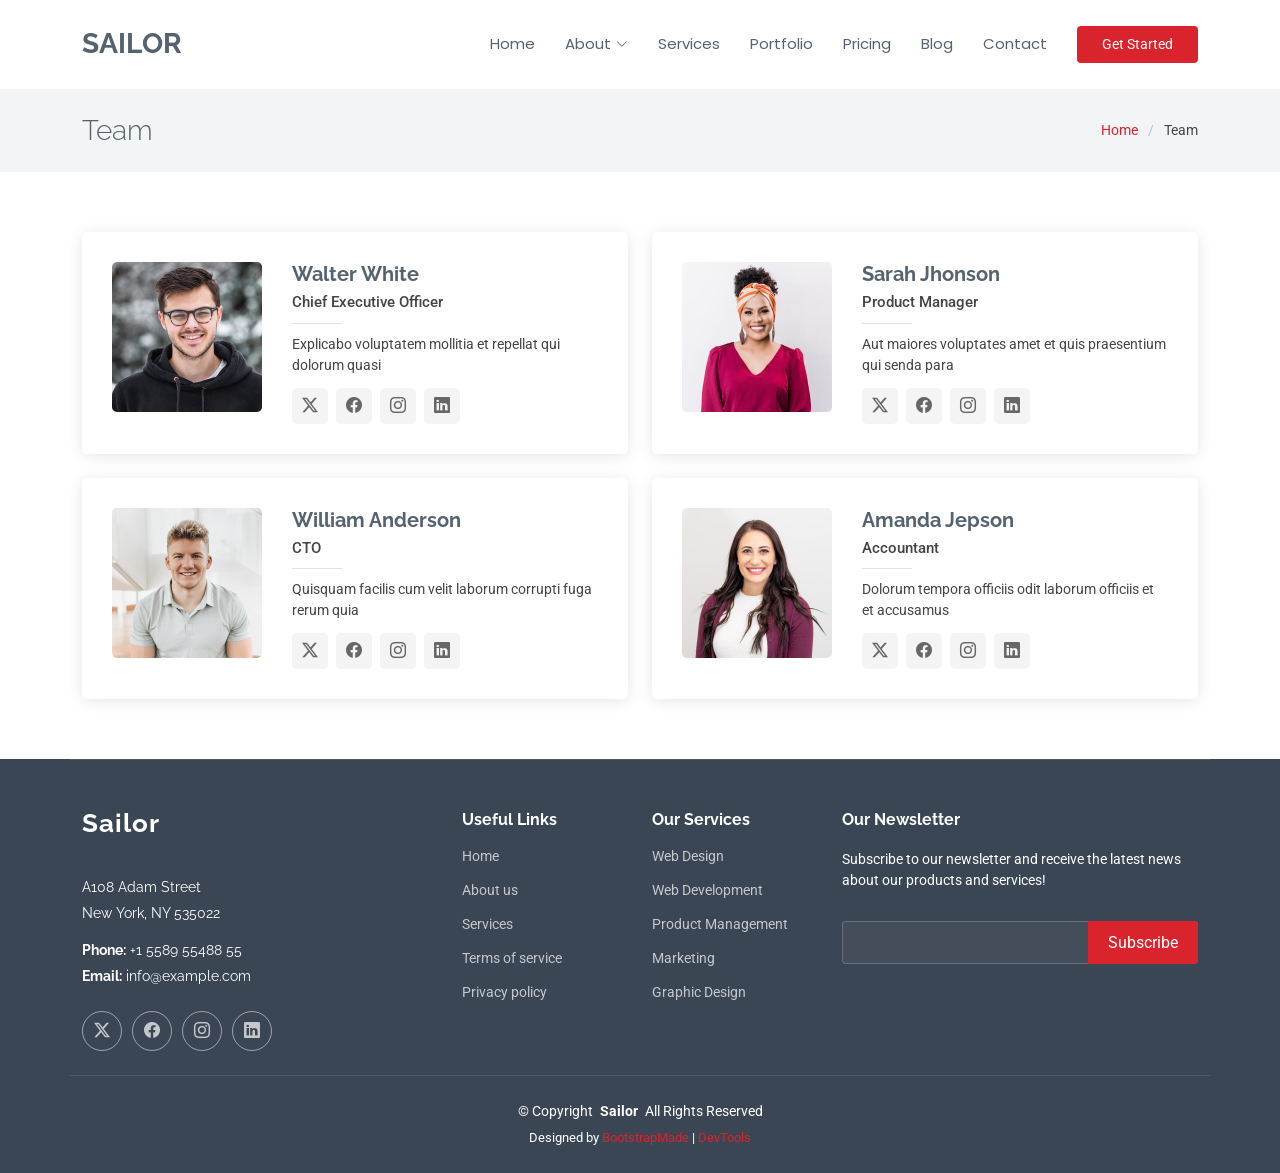
<file: team.html>
<!DOCTYPE html>
<html lang="en">

<head>
  <meta charset="utf-8">
  <meta content="width=device-width, initial-scale=1.0" name="viewport">
  <title>Team - Sailor Bootstrap Template</title>
  <meta name="description" content="">
  <meta name="keywords" content="">

  <!-- Favicons -->
  <link href="assets/img/favicon.png" rel="icon">
  <link href="assets/img/apple-touch-icon.png" rel="apple-touch-icon">

  <!-- Fonts -->
  <link href="https://fonts.googleapis.com" rel="preconnect">
  <link href="https://fonts.gstatic.com" rel="preconnect" crossorigin>
  <link href="https://fonts.googleapis.com/css2?family=Roboto:ital,wght@0,100;0,300;0,400;0,500;0,700;0,900;1,100;1,300;1,400;1,500;1,700;1,900&family=Poppins:ital,wght@0,100;0,200;0,300;0,400;0,500;0,600;0,700;0,800;0,900;1,100;1,200;1,300;1,400;1,500;1,600;1,700;1,800;1,900&family=Raleway:ital,wght@0,100;0,200;0,300;0,400;0,500;0,600;0,700;0,800;0,900;1,100;1,200;1,300;1,400;1,500;1,600;1,700;1,800;1,900&display=swap" rel="stylesheet">

  <!-- Vendor CSS Files -->
  <link href="assets/vendor/bootstrap/css/bootstrap.min.css" rel="stylesheet">
  <link href="assets/vendor/bootstrap-icons/bootstrap-icons.css" rel="stylesheet">
  <link href="assets/vendor/aos/aos.css" rel="stylesheet">
  <link href="assets/vendor/glightbox/css/glightbox.min.css" rel="stylesheet">
  <link href="assets/vendor/swiper/swiper-bundle.min.css" rel="stylesheet">

  <!-- Main CSS File -->
  <link href="assets/css/main.css" rel="stylesheet">

  <!-- =======================================================
  * Template Name: Sailor
  * Template URL: https://bootstrapmade.com/sailor-free-bootstrap-theme/
  * Updated: Aug 07 2024 with Bootstrap v5.3.3
  * Author: BootstrapMade.com
  * License: https://bootstrapmade.com/license/
  ======================================================== -->
</head>

<body class="team-page">

  <header id="header" class="header d-flex align-items-center sticky-top">
    <div class="container-fluid container-xl position-relative d-flex align-items-center">

      <a href="index.html" class="logo d-flex align-items-center me-auto">
        <!-- Uncomment the line below if you also wish to use an image logo -->
        <!-- <img src="assets/img/logo.png" alt=""> -->
        <h1 class="sitename">Sailor</h1>
      </a>

      <nav id="navmenu" class="navmenu">
        <ul>
          <li><a href="#hero">Home</a></li>
          <li class="dropdown"><a href="about.html"><span>About</span> <i class="bi bi-chevron-down toggle-dropdown"></i></a>
            <ul>
              <li><a href="team.html" class="active">Team</a></li>
              <li><a href="testimonials.html">Testimonials</a></li>
              <li class="dropdown"><a href="#"><span>Deep Dropdown</span> <i class="bi bi-chevron-down toggle-dropdown"></i></a>
                <ul>
                  <li><a href="#">Deep Dropdown 1</a></li>
                  <li><a href="#">Deep Dropdown 2</a></li>
                  <li><a href="#">Deep Dropdown 3</a></li>
                  <li><a href="#">Deep Dropdown 4</a></li>
                  <li><a href="#">Deep Dropdown 5</a></li>
                </ul>
              </li>
            </ul>
          </li>
          <li><a href="services.html">Services</a></li>
          <li><a href="portfolio.html">Portfolio</a></li>
          <li><a href="pricing.html">Pricing</a></li>
          <li><a href="blog.html">Blog</a></li>
          <li><a href="contact.html">Contact</a></li>
        </ul>
        <i class="mobile-nav-toggle d-xl-none bi bi-list"></i>
      </nav>

      <a class="btn-getstarted" href="about.html">Get Started</a>

    </div>
  </header>

  <main class="main">

    <!-- Page Title -->
    <div class="page-title light-background">
      <div class="container d-lg-flex justify-content-between align-items-center">
        <h1 class="mb-2 mb-lg-0">Team</h1>
        <nav class="breadcrumbs">
          <ol>
            <li><a href="index.html">Home</a></li>
            <li class="current">Team</li>
          </ol>
        </nav>
      </div>
    </div><!-- End Page Title -->

    <!-- Team Section -->
    <section id="team" class="team section">

      <div class="container">

        <div class="row gy-4">

          <div class="col-lg-6" data-aos="fade-up" data-aos-delay="100">
            <div class="team-member d-flex align-items-start">
              <div class="pic"><img src="assets/img/team/team-1.jpg" class="img-fluid" alt=""></div>
              <div class="member-info">
                <h4>Walter White</h4>
                <span>Chief Executive Officer</span>
                <p>Explicabo voluptatem mollitia et repellat qui dolorum quasi</p>
                <div class="social">
                  <a href=""><i class="bi bi-twitter-x"></i></a>
                  <a href=""><i class="bi bi-facebook"></i></a>
                  <a href=""><i class="bi bi-instagram"></i></a>
                  <a href=""> <i class="bi bi-linkedin"></i> </a>
                </div>
              </div>
            </div>
          </div><!-- End Team Member -->

          <div class="col-lg-6" data-aos="fade-up" data-aos-delay="200">
            <div class="team-member d-flex align-items-start">
              <div class="pic"><img src="assets/img/team/team-2.jpg" class="img-fluid" alt=""></div>
              <div class="member-info">
                <h4>Sarah Jhonson</h4>
                <span>Product Manager</span>
                <p>Aut maiores voluptates amet et quis praesentium qui senda para</p>
                <div class="social">
                  <a href=""><i class="bi bi-twitter-x"></i></a>
                  <a href=""><i class="bi bi-facebook"></i></a>
                  <a href=""><i class="bi bi-instagram"></i></a>
                  <a href=""> <i class="bi bi-linkedin"></i> </a>
                </div>
              </div>
            </div>
          </div><!-- End Team Member -->

          <div class="col-lg-6" data-aos="fade-up" data-aos-delay="300">
            <div class="team-member d-flex align-items-start">
              <div class="pic"><img src="assets/img/team/team-3.jpg" class="img-fluid" alt=""></div>
              <div class="member-info">
                <h4>William Anderson</h4>
                <span>CTO</span>
                <p>Quisquam facilis cum velit laborum corrupti fuga rerum quia</p>
                <div class="social">
                  <a href=""><i class="bi bi-twitter-x"></i></a>
                  <a href=""><i class="bi bi-facebook"></i></a>
                  <a href=""><i class="bi bi-instagram"></i></a>
                  <a href=""> <i class="bi bi-linkedin"></i> </a>
                </div>
              </div>
            </div>
          </div><!-- End Team Member -->

          <div class="col-lg-6" data-aos="fade-up" data-aos-delay="400">
            <div class="team-member d-flex align-items-start">
              <div class="pic"><img src="assets/img/team/team-4.jpg" class="img-fluid" alt=""></div>
              <div class="member-info">
                <h4>Amanda Jepson</h4>
                <span>Accountant</span>
                <p>Dolorum tempora officiis odit laborum officiis et et accusamus</p>
                <div class="social">
                  <a href=""><i class="bi bi-twitter-x"></i></a>
                  <a href=""><i class="bi bi-facebook"></i></a>
                  <a href=""><i class="bi bi-instagram"></i></a>
                  <a href=""> <i class="bi bi-linkedin"></i> </a>
                </div>
              </div>
            </div>
          </div><!-- End Team Member -->

        </div>

      </div>

    </section><!-- /Team Section -->

  </main>

  <footer id="footer" class="footer dark-background">

    <div class="container footer-top">
      <div class="row gy-4">
        <div class="col-lg-4 col-md-6 footer-about">
          <a href="index.html" class="logo d-flex align-items-center">
            <span class="sitename">Sailor</span>
          </a>
          <div class="footer-contact pt-3">
            <p>A108 Adam Street</p>
            <p>New York, NY 535022</p>
            <p class="mt-3"><strong>Phone:</strong> <span>+1 5589 55488 55</span></p>
            <p><strong>Email:</strong> <span>info@example.com</span></p>
          </div>
          <div class="social-links d-flex mt-4">
            <a href=""><i class="bi bi-twitter-x"></i></a>
            <a href=""><i class="bi bi-facebook"></i></a>
            <a href=""><i class="bi bi-instagram"></i></a>
            <a href=""><i class="bi bi-linkedin"></i></a>
          </div>
        </div>

        <div class="col-lg-2 col-md-3 footer-links">
          <h4>Useful Links</h4>
          <ul>
            <li><a href="#">Home</a></li>
            <li><a href="#">About us</a></li>
            <li><a href="#">Services</a></li>
            <li><a href="#">Terms of service</a></li>
            <li><a href="#">Privacy policy</a></li>
          </ul>
        </div>

        <div class="col-lg-2 col-md-3 footer-links">
          <h4>Our Services</h4>
          <ul>
            <li><a href="#">Web Design</a></li>
            <li><a href="#">Web Development</a></li>
            <li><a href="#">Product Management</a></li>
            <li><a href="#">Marketing</a></li>
            <li><a href="#">Graphic Design</a></li>
          </ul>
        </div>

        <div class="col-lg-4 col-md-12 footer-newsletter">
          <h4>Our Newsletter</h4>
          <p>Subscribe to our newsletter and receive the latest news about our products and services!</p>
          <form action="forms/newsletter.php" method="post" class="php-email-form">
            <div class="newsletter-form"><input type="email" name="email"><input type="submit" value="Subscribe"></div>
            <div class="loading">Loading</div>
            <div class="error-message"></div>
            <div class="sent-message">Your subscription request has been sent. Thank you!</div>
          </form>
        </div>

      </div>
    </div>

    <div class="container copyright text-center mt-4">
      <p>© <span>Copyright</span> <strong class="px-1 sitename">Sailor</strong> <span>All Rights Reserved</span></p>
      <div class="credits">
        <!-- All the links in the footer should remain intact. -->
        <!-- You can delete the links only if you've purchased the pro version. -->
        <!-- Licensing information: https://bootstrapmade.com/license/ -->
        <!-- Purchase the pro version with working PHP/AJAX contact form: [buy-url] -->
        Designed by <a href="https://bootstrapmade.com/">BootstrapMade</a> | <a href="https://bootstrapmade.com/tools/">DevTools</a>
      </div>
    </div>

  </footer>

  <!-- Scroll Top -->
  <a href="#" id="scroll-top" class="scroll-top d-flex align-items-center justify-content-center"><i class="bi bi-arrow-up-short"></i></a>

  <!-- Preloader -->
  <div id="preloader"></div>

  <!-- Vendor JS Files -->
  <script src="assets/vendor/bootstrap/js/bootstrap.bundle.min.js"></script>
  <script src="assets/vendor/php-email-form/validate.js"></script>
  <script src="assets/vendor/aos/aos.js"></script>
  <script src="assets/vendor/glightbox/js/glightbox.min.js"></script>
  <script src="assets/vendor/imagesloaded/imagesloaded.pkgd.min.js"></script>
  <script src="assets/vendor/isotope-layout/isotope.pkgd.min.js"></script>
  <script src="assets/vendor/purecounter/purecounter_vanilla.js"></script>
  <script src="assets/vendor/waypoints/noframework.waypoints.js"></script>
  <script src="assets/vendor/swiper/swiper-bundle.min.js"></script>

  <!-- Main JS File -->
  <script src="assets/js/main.js"></script>

</body>

</html>
</file>
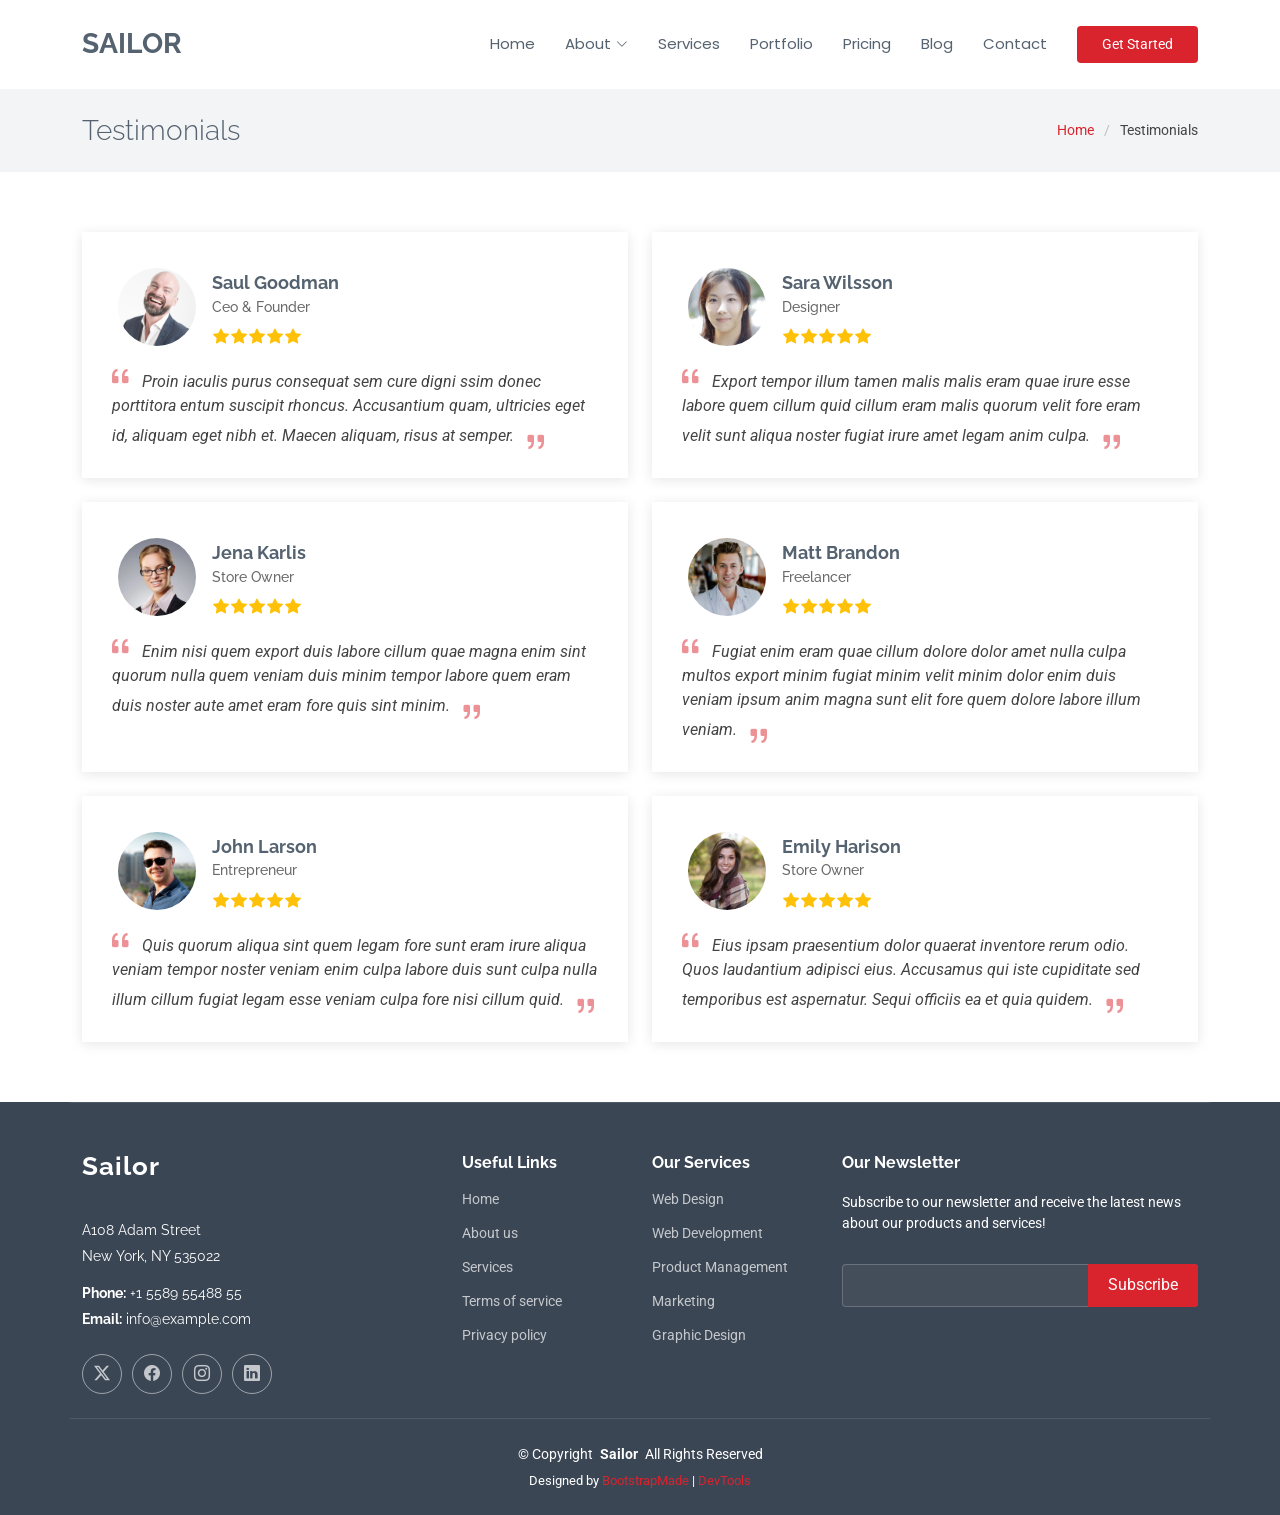
<file: testimonials.html>
<!DOCTYPE html>
<html lang="en">

<head>
  <meta charset="utf-8">
  <meta content="width=device-width, initial-scale=1.0" name="viewport">
  <title>Testimonials - Sailor Bootstrap Template</title>
  <meta name="description" content="">
  <meta name="keywords" content="">

  <!-- Favicons -->
  <link href="assets/img/favicon.png" rel="icon">
  <link href="assets/img/apple-touch-icon.png" rel="apple-touch-icon">

  <!-- Fonts -->
  <link href="https://fonts.googleapis.com" rel="preconnect">
  <link href="https://fonts.gstatic.com" rel="preconnect" crossorigin>
  <link href="https://fonts.googleapis.com/css2?family=Roboto:ital,wght@0,100;0,300;0,400;0,500;0,700;0,900;1,100;1,300;1,400;1,500;1,700;1,900&family=Poppins:ital,wght@0,100;0,200;0,300;0,400;0,500;0,600;0,700;0,800;0,900;1,100;1,200;1,300;1,400;1,500;1,600;1,700;1,800;1,900&family=Raleway:ital,wght@0,100;0,200;0,300;0,400;0,500;0,600;0,700;0,800;0,900;1,100;1,200;1,300;1,400;1,500;1,600;1,700;1,800;1,900&display=swap" rel="stylesheet">

  <!-- Vendor CSS Files -->
  <link href="assets/vendor/bootstrap/css/bootstrap.min.css" rel="stylesheet">
  <link href="assets/vendor/bootstrap-icons/bootstrap-icons.css" rel="stylesheet">
  <link href="assets/vendor/aos/aos.css" rel="stylesheet">
  <link href="assets/vendor/glightbox/css/glightbox.min.css" rel="stylesheet">
  <link href="assets/vendor/swiper/swiper-bundle.min.css" rel="stylesheet">

  <!-- Main CSS File -->
  <link href="assets/css/main.css" rel="stylesheet">

  <!-- =======================================================
  * Template Name: Sailor
  * Template URL: https://bootstrapmade.com/sailor-free-bootstrap-theme/
  * Updated: Aug 07 2024 with Bootstrap v5.3.3
  * Author: BootstrapMade.com
  * License: https://bootstrapmade.com/license/
  ======================================================== -->
</head>

<body class="testimonials-page">

  <header id="header" class="header d-flex align-items-center sticky-top">
    <div class="container-fluid container-xl position-relative d-flex align-items-center">

      <a href="index.html" class="logo d-flex align-items-center me-auto">
        <!-- Uncomment the line below if you also wish to use an image logo -->
        <!-- <img src="assets/img/logo.png" alt=""> -->
        <h1 class="sitename">Sailor</h1>
      </a>

      <nav id="navmenu" class="navmenu">
        <ul>
          <li><a href="#hero">Home</a></li>
          <li class="dropdown"><a href="about.html"><span>About</span> <i class="bi bi-chevron-down toggle-dropdown"></i></a>
            <ul>
              <li><a href="team.html">Team</a></li>
              <li><a href="testimonials.html" class="active">Testimonials</a></li>
              <li class="dropdown"><a href="#"><span>Deep Dropdown</span> <i class="bi bi-chevron-down toggle-dropdown"></i></a>
                <ul>
                  <li><a href="#">Deep Dropdown 1</a></li>
                  <li><a href="#">Deep Dropdown 2</a></li>
                  <li><a href="#">Deep Dropdown 3</a></li>
                  <li><a href="#">Deep Dropdown 4</a></li>
                  <li><a href="#">Deep Dropdown 5</a></li>
                </ul>
              </li>
            </ul>
          </li>
          <li><a href="services.html">Services</a></li>
          <li><a href="portfolio.html">Portfolio</a></li>
          <li><a href="pricing.html">Pricing</a></li>
          <li><a href="blog.html">Blog</a></li>
          <li><a href="contact.html">Contact</a></li>
        </ul>
        <i class="mobile-nav-toggle d-xl-none bi bi-list"></i>
      </nav>

      <a class="btn-getstarted" href="about.html">Get Started</a>

    </div>
  </header>

  <main class="main">

    <!-- Page Title -->
    <div class="page-title light-background">
      <div class="container d-lg-flex justify-content-between align-items-center">
        <h1 class="mb-2 mb-lg-0">Testimonials</h1>
        <nav class="breadcrumbs">
          <ol>
            <li><a href="index.html">Home</a></li>
            <li class="current">Testimonials</li>
          </ol>
        </nav>
      </div>
    </div><!-- End Page Title -->

    <!-- Testimonials Section -->
    <section id="testimonials" class="testimonials section">

      <div class="container">

        <div class="row gy-4">

          <div class="col-lg-6" data-aos="fade-up" data-aos-delay="100">
            <div class="testimonial-item">
              <img src="assets/img/testimonials/testimonials-1.jpg" class="testimonial-img" alt="">
              <h3>Saul Goodman</h3>
              <h4>Ceo &amp; Founder</h4>
              <div class="stars">
                <i class="bi bi-star-fill"></i><i class="bi bi-star-fill"></i><i class="bi bi-star-fill"></i><i class="bi bi-star-fill"></i><i class="bi bi-star-fill"></i>
              </div>
              <p>
                <i class="bi bi-quote quote-icon-left"></i>
                <span>Proin iaculis purus consequat sem cure digni ssim donec porttitora entum suscipit rhoncus. Accusantium quam, ultricies eget id, aliquam eget nibh et. Maecen aliquam, risus at semper.</span>
                <i class="bi bi-quote quote-icon-right"></i>
              </p>
            </div>
          </div><!-- End testimonial item -->

          <div class="col-lg-6" data-aos="fade-up" data-aos-delay="200">
            <div class="testimonial-item">
              <img src="assets/img/testimonials/testimonials-2.jpg" class="testimonial-img" alt="">
              <h3>Sara Wilsson</h3>
              <h4>Designer</h4>
              <div class="stars">
                <i class="bi bi-star-fill"></i><i class="bi bi-star-fill"></i><i class="bi bi-star-fill"></i><i class="bi bi-star-fill"></i><i class="bi bi-star-fill"></i>
              </div>
              <p>
                <i class="bi bi-quote quote-icon-left"></i>
                <span>Export tempor illum tamen malis malis eram quae irure esse labore quem cillum quid cillum eram malis quorum velit fore eram velit sunt aliqua noster fugiat irure amet legam anim culpa.</span>
                <i class="bi bi-quote quote-icon-right"></i>
              </p>
            </div>
          </div><!-- End testimonial item -->

          <div class="col-lg-6" data-aos="fade-up" data-aos-delay="300">
            <div class="testimonial-item">
              <img src="assets/img/testimonials/testimonials-3.jpg" class="testimonial-img" alt="">
              <h3>Jena Karlis</h3>
              <h4>Store Owner</h4>
              <div class="stars">
                <i class="bi bi-star-fill"></i><i class="bi bi-star-fill"></i><i class="bi bi-star-fill"></i><i class="bi bi-star-fill"></i><i class="bi bi-star-fill"></i>
              </div>
              <p>
                <i class="bi bi-quote quote-icon-left"></i>
                <span>Enim nisi quem export duis labore cillum quae magna enim sint quorum nulla quem veniam duis minim tempor labore quem eram duis noster aute amet eram fore quis sint minim.</span>
                <i class="bi bi-quote quote-icon-right"></i>
              </p>
            </div>
          </div><!-- End testimonial item -->

          <div class="col-lg-6" data-aos="fade-up" data-aos-delay="400">
            <div class="testimonial-item">
              <img src="assets/img/testimonials/testimonials-4.jpg" class="testimonial-img" alt="">
              <h3>Matt Brandon</h3>
              <h4>Freelancer</h4>
              <div class="stars">
                <i class="bi bi-star-fill"></i><i class="bi bi-star-fill"></i><i class="bi bi-star-fill"></i><i class="bi bi-star-fill"></i><i class="bi bi-star-fill"></i>
              </div>
              <p>
                <i class="bi bi-quote quote-icon-left"></i>
                <span>Fugiat enim eram quae cillum dolore dolor amet nulla culpa multos export minim fugiat minim velit minim dolor enim duis veniam ipsum anim magna sunt elit fore quem dolore labore illum veniam.</span>
                <i class="bi bi-quote quote-icon-right"></i>
              </p>
            </div>
          </div><!-- End testimonial item -->

          <div class="col-lg-6" data-aos="fade-up" data-aos-delay="500">
            <div class="testimonial-item">
              <img src="assets/img/testimonials/testimonials-5.jpg" class="testimonial-img" alt="">
              <h3>John Larson</h3>
              <h4>Entrepreneur</h4>
              <div class="stars">
                <i class="bi bi-star-fill"></i><i class="bi bi-star-fill"></i><i class="bi bi-star-fill"></i><i class="bi bi-star-fill"></i><i class="bi bi-star-fill"></i>
              </div>
              <p>
                <i class="bi bi-quote quote-icon-left"></i>
                <span>Quis quorum aliqua sint quem legam fore sunt eram irure aliqua veniam tempor noster veniam enim culpa labore duis sunt culpa nulla illum cillum fugiat legam esse veniam culpa fore nisi cillum quid.</span>
                <i class="bi bi-quote quote-icon-right"></i>
              </p>
            </div>
          </div><!-- End testimonial item -->

          <div class="col-lg-6" data-aos="fade-up" data-aos-delay="600">
            <div class="testimonial-item">
              <img src="assets/img/testimonials/testimonials-6.jpg" class="testimonial-img" alt="">
              <h3>Emily Harison</h3>
              <h4>Store Owner</h4>
              <div class="stars">
                <i class="bi bi-star-fill"></i><i class="bi bi-star-fill"></i><i class="bi bi-star-fill"></i><i class="bi bi-star-fill"></i><i class="bi bi-star-fill"></i>
              </div>
              <p>
                <i class="bi bi-quote quote-icon-left"></i>
                <span>Eius ipsam praesentium dolor quaerat inventore rerum odio. Quos laudantium adipisci eius. Accusamus qui iste cupiditate sed temporibus est aspernatur. Sequi officiis ea et quia quidem.</span>
                <i class="bi bi-quote quote-icon-right"></i>
              </p>
            </div>
          </div><!-- End testimonial item -->

        </div>

      </div>

    </section><!-- /Testimonials Section -->

  </main>

  <footer id="footer" class="footer dark-background">

    <div class="container footer-top">
      <div class="row gy-4">
        <div class="col-lg-4 col-md-6 footer-about">
          <a href="index.html" class="logo d-flex align-items-center">
            <span class="sitename">Sailor</span>
          </a>
          <div class="footer-contact pt-3">
            <p>A108 Adam Street</p>
            <p>New York, NY 535022</p>
            <p class="mt-3"><strong>Phone:</strong> <span>+1 5589 55488 55</span></p>
            <p><strong>Email:</strong> <span>info@example.com</span></p>
          </div>
          <div class="social-links d-flex mt-4">
            <a href=""><i class="bi bi-twitter-x"></i></a>
            <a href=""><i class="bi bi-facebook"></i></a>
            <a href=""><i class="bi bi-instagram"></i></a>
            <a href=""><i class="bi bi-linkedin"></i></a>
          </div>
        </div>

        <div class="col-lg-2 col-md-3 footer-links">
          <h4>Useful Links</h4>
          <ul>
            <li><a href="#">Home</a></li>
            <li><a href="#">About us</a></li>
            <li><a href="#">Services</a></li>
            <li><a href="#">Terms of service</a></li>
            <li><a href="#">Privacy policy</a></li>
          </ul>
        </div>

        <div class="col-lg-2 col-md-3 footer-links">
          <h4>Our Services</h4>
          <ul>
            <li><a href="#">Web Design</a></li>
            <li><a href="#">Web Development</a></li>
            <li><a href="#">Product Management</a></li>
            <li><a href="#">Marketing</a></li>
            <li><a href="#">Graphic Design</a></li>
          </ul>
        </div>

        <div class="col-lg-4 col-md-12 footer-newsletter">
          <h4>Our Newsletter</h4>
          <p>Subscribe to our newsletter and receive the latest news about our products and services!</p>
          <form action="forms/newsletter.php" method="post" class="php-email-form">
            <div class="newsletter-form"><input type="email" name="email"><input type="submit" value="Subscribe"></div>
            <div class="loading">Loading</div>
            <div class="error-message"></div>
            <div class="sent-message">Your subscription request has been sent. Thank you!</div>
          </form>
        </div>

      </div>
    </div>

    <div class="container copyright text-center mt-4">
      <p>© <span>Copyright</span> <strong class="px-1 sitename">Sailor</strong> <span>All Rights Reserved</span></p>
      <div class="credits">
        <!-- All the links in the footer should remain intact. -->
        <!-- You can delete the links only if you've purchased the pro version. -->
        <!-- Licensing information: https://bootstrapmade.com/license/ -->
        <!-- Purchase the pro version with working PHP/AJAX contact form: [buy-url] -->
        Designed by <a href="https://bootstrapmade.com/">BootstrapMade</a> | <a href="https://bootstrapmade.com/tools/">DevTools</a>
      </div>
    </div>

  </footer>

  <!-- Scroll Top -->
  <a href="#" id="scroll-top" class="scroll-top d-flex align-items-center justify-content-center"><i class="bi bi-arrow-up-short"></i></a>

  <!-- Preloader -->
  <div id="preloader"></div>

  <!-- Vendor JS Files -->
  <script src="assets/vendor/bootstrap/js/bootstrap.bundle.min.js"></script>
  <script src="assets/vendor/php-email-form/validate.js"></script>
  <script src="assets/vendor/aos/aos.js"></script>
  <script src="assets/vendor/glightbox/js/glightbox.min.js"></script>
  <script src="assets/vendor/imagesloaded/imagesloaded.pkgd.min.js"></script>
  <script src="assets/vendor/isotope-layout/isotope.pkgd.min.js"></script>
  <script src="assets/vendor/purecounter/purecounter_vanilla.js"></script>
  <script src="assets/vendor/waypoints/noframework.waypoints.js"></script>
  <script src="assets/vendor/swiper/swiper-bundle.min.js"></script>

  <!-- Main JS File -->
  <script src="assets/js/main.js"></script>

</body>

</html>
</file>
<file: assets/css/main.css>
/**
* Template Name: Sailor
* Template URL: https://bootstrapmade.com/sailor-free-bootstrap-theme/
* Updated: Aug 07 2024 with Bootstrap v5.3.3
* Author: BootstrapMade.com
* License: https://bootstrapmade.com/license/
*/

/*--------------------------------------------------------------
# Font & Color Variables
# Help: https://bootstrapmade.com/color-system/
--------------------------------------------------------------*/
/* Fonts */
:root {
  --default-font: "Roboto",  system-ui, -apple-system, "Segoe UI", Roboto, "Helvetica Neue", Arial, "Noto Sans", "Liberation Sans", sans-serif, "Apple Color Emoji", "Segoe UI Emoji", "Segoe UI Symbol", "Noto Color Emoji";
  --heading-font: "Raleway",  sans-serif;
  --nav-font: "Poppins",  sans-serif;
}

/* Global Colors - The following color variables are used throughout the website. Updating them here will change the color scheme of the entire website */
:root { 
  --background-color: #ffffff; /* Background color for the entire website, including individual sections */
  --default-color: #444444; /* Default color used for the majority of the text content across the entire website */
  --heading-color: #556270; /* Color for headings, subheadings and title throughout the website */
  --accent-color: #d9232d; /* Accent color that represents your brand on the website. It's used for buttons, links, and other elements that need to stand out */
  --surface-color: #ffffff; /* The surface color is used as a background of boxed elements within sections, such as cards, icon boxes, or other elements that require a visual separation from the global background. */
  --contrast-color: #ffffff; /* Contrast color for text, ensuring readability against backgrounds of accent, heading, or default colors. */
}

/* Nav Menu Colors - The following color variables are used specifically for the navigation menu. They are separate from the global colors to allow for more customization options */
:root {
  --nav-color: #556270;  /* The default color of the main navmenu links */
  --nav-hover-color: #d9232d; /* Applied to main navmenu links when they are hovered over or active */
  --nav-mobile-background-color: #ffffff; /* Used as the background color for mobile navigation menu */
  --nav-dropdown-background-color: #ffffff; /* Used as the background color for dropdown items that appear when hovering over primary navigation items */
  --nav-dropdown-color: #556270; /* Used for navigation links of the dropdown items in the navigation menu. */
  --nav-dropdown-hover-color: #d9232d; /* Similar to --nav-hover-color, this color is applied to dropdown navigation links when they are hovered over. */
}

/* Color Presets - These classes override global colors when applied to any section or element, providing reuse of the sam color scheme. */

.light-background {
  --background-color: #f2f4f6;
  --surface-color: #ffffff;
}

.dark-background {
  --background-color: #3b4654;
  --default-color: #ffffff;
  --heading-color: #ffffff;
  --surface-color: #444e5b;
  --contrast-color: #ffffff;
}

/* Smooth scroll */
:root {
  scroll-behavior: smooth;
}

/*--------------------------------------------------------------
# General Styling & Shared Classes
--------------------------------------------------------------*/
body {
  color: var(--default-color);
  background-color: var(--background-color);
  font-family: var(--default-font);
}

a {
  color: var(--accent-color);
  text-decoration: none;
  transition: 0.3s;
}

a:hover {
  color: color-mix(in srgb, var(--accent-color), transparent 25%);
  text-decoration: none;
}

h1,
h2,
h3,
h4,
h5,
h6 {
  color: var(--heading-color);
  font-family: var(--heading-font);
}

/* PHP Email Form Messages
------------------------------*/
.php-email-form .error-message {
  display: none;
  background: #df1529;
  color: #ffffff;
  text-align: left;
  padding: 15px;
  margin-bottom: 24px;
  font-weight: 600;
}

.php-email-form .sent-message {
  display: none;
  color: #ffffff;
  background: #059652;
  text-align: center;
  padding: 15px;
  margin-bottom: 24px;
  font-weight: 600;
}

.php-email-form .loading {
  display: none;
  background: var(--surface-color);
  text-align: center;
  padding: 15px;
  margin-bottom: 24px;
}

.php-email-form .loading:before {
  content: "";
  display: inline-block;
  border-radius: 50%;
  width: 24px;
  height: 24px;
  margin: 0 10px -6px 0;
  border: 3px solid var(--accent-color);
  border-top-color: var(--surface-color);
  animation: php-email-form-loading 1s linear infinite;
}

@keyframes php-email-form-loading {
  0% {
    transform: rotate(0deg);
  }

  100% {
    transform: rotate(360deg);
  }
}

/*--------------------------------------------------------------
# Global Header
--------------------------------------------------------------*/
.header {
  color: var(--default-color);
  background-color: var(--background-color);
  padding: 15px 0;
  transition: all 0.5s;
  z-index: 997;
}

.header .logo {
  line-height: 1;
}

.header .logo img {
  max-height: 36px;
  margin-right: 8px;
}

.header .logo h1 {
  font-size: 28px;
  margin: 0;
  font-weight: 700;
  color: var(--heading-color);
  text-transform: uppercase;
}

.header .btn-getstarted,
.header .btn-getstarted:focus {
  color: var(--contrast-color);
  background: var(--accent-color);
  font-size: 14px;
  padding: 8px 25px;
  margin: 0 0 0 30px;
  border-radius: 4px;
  transition: 0.3s;
}

.header .btn-getstarted:hover,
.header .btn-getstarted:focus:hover {
  color: var(--contrast-color);
  background: color-mix(in srgb, var(--accent-color), transparent 15%);
}

@media (max-width: 1200px) {
  .header .logo {
    order: 1;
  }

  .header .btn-getstarted {
    order: 2;
    margin: 0 15px 0 0;
    padding: 6px 15px;
  }

  .header .navmenu {
    order: 3;
  }
}

.scrolled .header {
  box-shadow: 0px 0 18px rgba(0, 0, 0, 0.1);
}

/*--------------------------------------------------------------
# Navigation Menu
--------------------------------------------------------------*/
/* Navmenu - Desktop */
@media (min-width: 1200px) {
  .navmenu {
    padding: 0;
  }

  .navmenu ul {
    margin: 0;
    padding: 0;
    display: flex;
    list-style: none;
    align-items: center;
  }

  .navmenu li {
    position: relative;
  }

  .navmenu a,
  .navmenu a:focus {
    color: var(--nav-color);
    padding: 18px 15px;
    font-size: 15px;
    font-family: var(--nav-font);
    font-weight: 400;
    display: flex;
    align-items: center;
    justify-content: space-between;
    white-space: nowrap;
    transition: 0.3s;
  }

  .navmenu a i,
  .navmenu a:focus i {
    font-size: 12px;
    line-height: 0;
    margin-left: 5px;
    transition: 0.3s;
  }

  .navmenu li:last-child a {
    padding-right: 0;
  }

  .navmenu li:hover>a,
  .navmenu .active,
  .navmenu .active:focus {
    color: var(--nav-hover-color);
  }

  .navmenu .dropdown ul {
    margin: 0;
    padding: 10px 0;
    background: var(--nav-dropdown-background-color);
    display: block;
    position: absolute;
    visibility: hidden;
    left: 14px;
    top: 130%;
    opacity: 0;
    transition: 0.3s;
    border-radius: 4px;
    z-index: 99;
    box-shadow: 0px 0px 30px rgba(0, 0, 0, 0.1);
  }

  .navmenu .dropdown ul li {
    min-width: 200px;
  }

  .navmenu .dropdown ul a {
    padding: 10px 20px;
    font-size: 15px;
    text-transform: none;
    color: var(--nav-dropdown-color);
  }

  .navmenu .dropdown ul a i {
    font-size: 12px;
  }

  .navmenu .dropdown ul a:hover,
  .navmenu .dropdown ul .active:hover,
  .navmenu .dropdown ul li:hover>a {
    color: var(--nav-dropdown-hover-color);
  }

  .navmenu .dropdown:hover>ul {
    opacity: 1;
    top: 100%;
    visibility: visible;
  }

  .navmenu .dropdown .dropdown ul {
    top: 0;
    left: -90%;
    visibility: hidden;
  }

  .navmenu .dropdown .dropdown:hover>ul {
    opacity: 1;
    top: 0;
    left: -100%;
    visibility: visible;
  }
}

/* Navmenu - Mobile */
@media (max-width: 1199px) {
  .mobile-nav-toggle {
    color: var(--nav-color);
    font-size: 28px;
    line-height: 0;
    margin-right: 10px;
    cursor: pointer;
    transition: color 0.3s;
  }

  .navmenu {
    padding: 0;
    z-index: 9997;
  }

  .navmenu ul {
    display: none;
    list-style: none;
    position: absolute;
    inset: 60px 20px 20px 20px;
    padding: 10px 0;
    margin: 0;
    border-radius: 6px;
    background-color: var(--nav-mobile-background-color);
    overflow-y: auto;
    transition: 0.3s;
    z-index: 9998;
    box-shadow: 0px 0px 30px rgba(0, 0, 0, 0.1);
  }

  .navmenu a,
  .navmenu a:focus {
    color: var(--nav-dropdown-color);
    padding: 10px 20px;
    font-family: var(--nav-font);
    font-size: 17px;
    font-weight: 500;
    display: flex;
    align-items: center;
    justify-content: space-between;
    white-space: nowrap;
    transition: 0.3s;
  }

  .navmenu a i,
  .navmenu a:focus i {
    font-size: 12px;
    line-height: 0;
    margin-left: 5px;
    width: 30px;
    height: 30px;
    display: flex;
    align-items: center;
    justify-content: center;
    border-radius: 50%;
    transition: 0.3s;
    background-color: color-mix(in srgb, var(--accent-color), transparent 90%);
  }

  .navmenu a i:hover,
  .navmenu a:focus i:hover {
    background-color: var(--accent-color);
    color: var(--contrast-color);
  }

  .navmenu a:hover,
  .navmenu .active,
  .navmenu .active:focus {
    color: var(--nav-dropdown-hover-color);
  }

  .navmenu .active i,
  .navmenu .active:focus i {
    background-color: var(--accent-color);
    color: var(--contrast-color);
    transform: rotate(180deg);
  }

  .navmenu .dropdown ul {
    position: static;
    display: none;
    z-index: 99;
    padding: 10px 0;
    margin: 10px 20px;
    background-color: var(--nav-dropdown-background-color);
    border: 1px solid color-mix(in srgb, var(--default-color), transparent 90%);
    box-shadow: none;
    transition: all 0.5s ease-in-out;
  }

  .navmenu .dropdown ul ul {
    background-color: rgba(33, 37, 41, 0.1);
  }

  .navmenu .dropdown>.dropdown-active {
    display: block;
    background-color: rgba(33, 37, 41, 0.03);
  }

  .mobile-nav-active {
    overflow: hidden;
  }

  .mobile-nav-active .mobile-nav-toggle {
    color: #fff;
    position: absolute;
    font-size: 32px;
    top: 15px;
    right: 15px;
    margin-right: 0;
    z-index: 9999;
  }

  .mobile-nav-active .navmenu {
    position: fixed;
    overflow: hidden;
    inset: 0;
    background: rgba(33, 37, 41, 0.8);
    transition: 0.3s;
  }

  .mobile-nav-active .navmenu>ul {
    display: block;
  }
}

/*--------------------------------------------------------------
# Global Footer
--------------------------------------------------------------*/
.footer {
  color: var(--default-color);
  background-color: var(--background-color);
  font-size: 14px;
  position: relative;
}

.footer .footer-top {
  padding-top: 50px;
  border-top: 1px solid color-mix(in srgb, var(--default-color), transparent 90%);
}

.footer .footer-about .logo {
  line-height: 1;
  margin-bottom: 25px;
}

.footer .footer-about .logo img {
  max-height: 40px;
  margin-right: 6px;
}

.footer .footer-about .logo span {
  font-size: 26px;
  font-weight: 700;
  letter-spacing: 1px;
  font-family: var(--heading-font);
  color: var(--heading-color);
}

.footer .footer-about p {
  font-size: 14px;
  font-family: var(--heading-font);
}

.footer .social-links a {
  display: flex;
  align-items: center;
  justify-content: center;
  width: 40px;
  height: 40px;
  border-radius: 50%;
  border: 1px solid color-mix(in srgb, var(--default-color), transparent 50%);
  font-size: 16px;
  color: color-mix(in srgb, var(--default-color), transparent 30%);
  margin-right: 10px;
  transition: 0.3s;
}

.footer .social-links a:hover {
  color: var(--accent-color);
  border-color: var(--accent-color);
}

.footer h4 {
  font-size: 16px;
  font-weight: bold;
  position: relative;
  padding-bottom: 12px;
}

.footer .footer-links {
  margin-bottom: 30px;
}

.footer .footer-links ul {
  list-style: none;
  padding: 0;
  margin: 0;
}

.footer .footer-links ul i {
  padding-right: 2px;
  font-size: 12px;
  line-height: 0;
}

.footer .footer-links ul li {
  padding: 10px 0;
  display: flex;
  align-items: center;
}

.footer .footer-links ul li:first-child {
  padding-top: 0;
}

.footer .footer-links ul a {
  color: color-mix(in srgb, var(--default-color), transparent 30%);
  display: inline-block;
  line-height: 1;
}

.footer .footer-links ul a:hover {
  color: var(--accent-color);
}

.footer .footer-contact p {
  margin-bottom: 5px;
}

.footer .footer-newsletter .newsletter-form {
  margin-top: 30px;
  margin-bottom: 15px;
  padding: 6px 8px;
  position: relative;
  border-radius: 4px;
  border: 1px solid color-mix(in srgb, var(--default-color), transparent 80%);
  display: flex;
  background-color: var(--surface-color);
  transition: 0.3s;
}

.footer .footer-newsletter .newsletter-form:focus-within {
  border-color: var(--accent-color);
}

.footer .footer-newsletter .newsletter-form input[type=email] {
  border: 0;
  padding: 4px;
  width: 100%;
  background-color: var(--surface-color);
  color: var(--default-color);
}

.footer .footer-newsletter .newsletter-form input[type=email]:focus-visible {
  outline: none;
}

.footer .footer-newsletter .newsletter-form input[type=submit] {
  border: 0;
  font-size: 16px;
  padding: 0 20px;
  margin: -7px -9px -7px 0;
  background: var(--accent-color);
  color: var(--contrast-color);
  transition: 0.3s;
  border-radius: 0 4px 4px 0;
}

.footer .footer-newsletter .newsletter-form input[type=submit]:hover {
  background: color-mix(in srgb, var(--accent-color), transparent 20%);
}

.footer .copyright {
  padding: 25px 0;
  border-top: 1px solid color-mix(in srgb, var(--default-color), transparent 90%);
}

.footer .copyright p {
  margin-bottom: 0;
}

.footer .credits {
  margin-top: 6px;
  font-size: 13px;
}

/*--------------------------------------------------------------
# Preloader
--------------------------------------------------------------*/
#preloader {
  position: fixed;
  inset: 0;
  z-index: 999999;
  overflow: hidden;
  background: var(--background-color);
  transition: all 0.6s ease-out;
}

#preloader:before {
  content: "";
  position: fixed;
  top: calc(50% - 30px);
  left: calc(50% - 30px);
  border: 6px solid #ffffff;
  border-color: var(--accent-color) transparent var(--accent-color) transparent;
  border-radius: 50%;
  width: 60px;
  height: 60px;
  animation: animate-preloader 1.5s linear infinite;
}

@keyframes animate-preloader {
  0% {
    transform: rotate(0deg);
  }

  100% {
    transform: rotate(360deg);
  }
}

/*--------------------------------------------------------------
# Scroll Top Button
--------------------------------------------------------------*/
.scroll-top {
  position: fixed;
  visibility: hidden;
  opacity: 0;
  right: 15px;
  bottom: 15px;
  z-index: 99999;
  background-color: var(--accent-color);
  width: 40px;
  height: 40px;
  border-radius: 4px;
  transition: all 0.4s;
}

.scroll-top i {
  font-size: 24px;
  color: var(--contrast-color);
  line-height: 0;
}

.scroll-top:hover {
  background-color: color-mix(in srgb, var(--accent-color), transparent 20%);
  color: var(--contrast-color);
}

.scroll-top.active {
  visibility: visible;
  opacity: 1;
}

/*--------------------------------------------------------------
# Disable aos animation delay on mobile devices
--------------------------------------------------------------*/
@media screen and (max-width: 768px) {
  [data-aos-delay] {
    transition-delay: 0 !important;
  }
}

/*--------------------------------------------------------------
# Global Page Titles & Breadcrumbs
--------------------------------------------------------------*/
.page-title {
  color: var(--default-color);
  background-color: var(--background-color);
  padding: 25px 0;
  position: relative;
}

.page-title h1 {
  font-size: 28px;
  font-weight: 300;
}

.page-title .breadcrumbs ol {
  display: flex;
  flex-wrap: wrap;
  list-style: none;
  padding: 0;
  margin: 0;
  font-size: 14px;
  font-weight: 400;
}

.page-title .breadcrumbs ol li+li {
  padding-left: 10px;
}

.page-title .breadcrumbs ol li+li::before {
  content: "/";
  display: inline-block;
  padding-right: 10px;
  color: color-mix(in srgb, var(--default-color), transparent 70%);
}

/*--------------------------------------------------------------
# Global Sections
--------------------------------------------------------------*/
section,
.section {
  color: var(--default-color);
  background-color: var(--background-color);
  padding: 60px 0;
  scroll-margin-top: 90px;
  overflow: clip;
}

@media (max-width: 1199px) {

  section,
  .section {
    scroll-margin-top: 66px;
  }
}

/*--------------------------------------------------------------
# Global Section Titles
--------------------------------------------------------------*/
.section-title {
  padding-bottom: 60px;
  position: relative;
}

.section-title h2 {
  font-size: 14px;
  font-weight: 500;
  padding: 0;
  line-height: 1px;
  margin: 0;
  letter-spacing: 1.5px;
  text-transform: uppercase;
  color: color-mix(in srgb, var(--default-color), transparent 50%);
  position: relative;
}

.section-title h2::after {
  content: "";
  width: 120px;
  height: 1px;
  display: inline-block;
  background: var(--accent-color);
  margin: 4px 10px;
}

.section-title p {
  color: var(--heading-color);
  margin: 0;
  font-size: 28px;
  font-weight: 700;
  text-transform: uppercase;
  font-family: var(--heading-font);
}

/*--------------------------------------------------------------
# Hero Section
--------------------------------------------------------------*/
.hero {
  padding: 0;
}

.hero .carousel {
  width: 100%;
  min-height: calc(100vh - 90px);
  padding: 0;
  margin: 0;
  background-color: var(--background-color);
  position: relative;
}

@media (max-width: 1200px) {
  .hero .carousel {
    min-height: calc(100vh - 66px);
  }
}

.hero img {
  position: absolute;
  inset: 0;
  display: block;
  width: 100%;
  height: 100%;
  object-fit: cover;
  z-index: 1;
}

.hero .carousel-item {
  position: absolute;
  inset: 0;
  background-size: cover;
  background-position: center;
  background-repeat: no-repeat;
  overflow: hidden;
}

.hero .carousel-item:before {
  content: "";
  background: color-mix(in srgb, var(--background-color), transparent 50%);
  position: absolute;
  inset: 0;
  z-index: 2;
}

.hero .carousel-container {
  position: absolute;
  inset: 90px 64px 64px 64px;
  display: flex;
  justify-content: center;
  align-items: center;
  flex-direction: column;
  z-index: 3;
}

.hero h2 {
  margin-bottom: 30px;
  font-size: 48px;
  font-weight: 700;
  animation: fadeInDown 1s both;
}

@media (max-width: 768px) {
  .hero h2 {
    font-size: 30px;
  }
}

.hero p {
  animation: fadeInDown 1s both 0.2s;
}

@media (min-width: 1024px) {

  .hero h2,
  .hero p {
    max-width: 60%;
  }
}

.hero .btn-get-started {
  color: var(--contrast-color);
  background: var(--accent-color);
  font-family: var(--heading-font);
  font-weight: 500;
  font-size: 15px;
  letter-spacing: 1px;
  display: inline-block;
  padding: 8px 32px;
  border-radius: 4px;
  transition: 0.5s;
  margin: 10px;
  animation: fadeInUp 1s both 0.4s;
}

.hero .btn-get-started:hover {
  background: color-mix(in srgb, var(--accent-color), transparent 20%);
}

.hero .carousel-control-prev,
.hero .carousel-control-next {
  width: 10%;
  transition: 0.3s;
  opacity: 0.5;
}

.hero .carousel-control-prev:focus,
.hero .carousel-control-next:focus {
  opacity: 0.5;
}

.hero .carousel-control-prev:hover,
.hero .carousel-control-next:hover {
  opacity: 0.9;
}

@media (min-width: 1024px) {

  .hero .carousel-control-prev,
  .hero .carousel-control-next {
    width: 5%;
  }
}

.hero .carousel-control-next-icon,
.hero .carousel-control-prev-icon {
  font-size: 32px;
  line-height: 1;
}

.hero .carousel-indicators {
  list-style: none;
}

.hero .carousel-indicators li {
  cursor: pointer;
}

@keyframes fadeInUp {
  from {
    opacity: 0;
    transform: translate3d(0, 100%, 0);
  }

  to {
    opacity: 1;
    transform: translate3d(0, 0, 0);
  }
}

@keyframes fadeInDown {
  from {
    opacity: 0;
    transform: translate3d(0, -100%, 0);
  }

  to {
    opacity: 1;
    transform: translate3d(0, 0, 0);
  }
}

/*--------------------------------------------------------------
# About Section
--------------------------------------------------------------*/
.about ul {
  list-style: none;
  padding: 0;
}

.about ul li {
  padding-bottom: 5px;
  display: flex;
  align-items: center;
}

.about ul i {
  font-size: 20px;
  padding-right: 4px;
  color: var(--accent-color);
}

.about .read-more {
  background: var(--accent-color);
  color: var(--contrast-color);
  font-family: var(--heading-font);
  font-weight: 500;
  font-size: 16px;
  letter-spacing: 1px;
  padding: 10px 28px;
  border-radius: 5px;
  transition: 0.3s;
  display: inline-flex;
  align-items: center;
  justify-content: center;
}

.about .read-more i {
  font-size: 18px;
  margin-left: 5px;
  line-height: 0;
  transition: 0.3s;
}

.about .read-more:hover {
  background: color-mix(in srgb, var(--accent-color), transparent 20%);
}

.about .read-more:hover i {
  transform: translate(5px, 0);
}

/*--------------------------------------------------------------
# Clients Section
--------------------------------------------------------------*/
.clients {
  padding: 20px 0;
}

.clients .client-logo {
  display: flex;
  justify-content: center;
  align-items: center;
  overflow: hidden;
}

.clients .client-logo img {
  padding: 20px 40px;
  max-width: 90%;
  transition: 0.3s;
  opacity: 0.5;
  filter: grayscale(100);
}

.clients .client-logo img:hover {
  filter: none;
  opacity: 1;
}

@media (max-width: 640px) {
  .clients .client-logo img {
    padding: 20px;
  }
}

/*--------------------------------------------------------------
# Services Section
--------------------------------------------------------------*/
.services .service-item {
  background-color: var(--surface-color);
  padding: 30px;
  border: 1px solid color-mix(in srgb, var(--default-color), transparent 85%);
  transition: 0.3s;
}

.services .service-item .icon {
  font-size: 36px;
  line-height: 0;
  margin-right: 30px;
  color: var(--accent-color);
}

.services .service-item .title {
  font-weight: 700;
  margin-bottom: 15px;
  font-size: 20px;
}

.services .service-item .title a {
  color: var(--heading-color);
}

.services .service-item .description {
  line-height: 24px;
  font-size: 14px;
  margin: 0;
}

.services .service-item:hover {
  border-color: var(--accent-color);
}

.services .service-item:hover .title a {
  color: var(--accent-color);
}

/*--------------------------------------------------------------
# Portfolio Section
--------------------------------------------------------------*/
.portfolio .portfolio-filters {
  padding: 0;
  margin: 0 auto 20px auto;
  list-style: none;
  text-align: center;
}

.portfolio .portfolio-filters li {
  cursor: pointer;
  display: inline-block;
  padding: 8px 20px;
  margin: 0;
  font-size: 15px;
  font-weight: 500;
  line-height: 1;
  margin-bottom: 5px;
  border-radius: 4px;
  transition: all 0.3s ease-in-out;
  font-family: var(--heading-font);
}

.portfolio .portfolio-filters li:hover,
.portfolio .portfolio-filters li.filter-active {
  color: var(--contrast-color);
  background-color: var(--accent-color);
}

.portfolio .portfolio-filters li:first-child {
  margin-left: 0;
}

.portfolio .portfolio-filters li:last-child {
  margin-right: 0;
}

@media (max-width: 575px) {
  .portfolio .portfolio-filters li {
    font-size: 14px;
    margin: 0 0 10px 0;
  }
}

.portfolio .portfolio-item {
  position: relative;
  overflow: hidden;
}

.portfolio .portfolio-item .portfolio-info {
  opacity: 0;
  position: absolute;
  left: 12px;
  right: 12px;
  bottom: -100%;
  z-index: 3;
  transition: all ease-in-out 0.5s;
  background: color-mix(in srgb, var(--surface-color), transparent 10%);
  padding: 15px;
}

.portfolio .portfolio-item .portfolio-info h4 {
  font-size: 18px;
  font-weight: 600;
  padding-right: 50px;
}

.portfolio .portfolio-item .portfolio-info p {
  color: color-mix(in srgb, var(--default-color), transparent 30%);
  font-size: 14px;
  margin-bottom: 0;
  padding-right: 50px;
}

.portfolio .portfolio-item .portfolio-info .preview-link,
.portfolio .portfolio-item .portfolio-info .details-link {
  position: absolute;
  right: 50px;
  font-size: 24px;
  top: calc(50% - 14px);
  color: color-mix(in srgb, var(--default-color), transparent 30%);
  transition: 0.3s;
  line-height: 0;
}

.portfolio .portfolio-item .portfolio-info .preview-link:hover,
.portfolio .portfolio-item .portfolio-info .details-link:hover {
  color: var(--accent-color);
}

.portfolio .portfolio-item .portfolio-info .details-link {
  right: 14px;
  font-size: 28px;
}

.portfolio .portfolio-item:hover .portfolio-info {
  opacity: 1;
  bottom: 0;
}

/*--------------------------------------------------------------
# About 2 Section
--------------------------------------------------------------*/
.about-2 .about-img {
  position: relative;
  margin: 60px 0 0 60px;
}

.about-2 .about-img:before {
  position: absolute;
  inset: -60px 0 0 -60px;
  content: "";
  background: url("../img/about-bg.png") top left;
  background-repeat: no-repeat;
  z-index: 1;
}

.about-2 .about-img img {
  position: relative;
  z-index: 2;
}

@media (max-width: 575px) {
  .about-2 .about-img {
    margin: 30px 0 0 30px;
  }

  .about-2 .about-img:before {
    inset: -30px 0 0 -30px;
  }
}

.about-2 h3 {
  font-weight: 300;
  font-size: 32px;
  margin-bottom: 20px;
}

@media (max-width: 768px) {
  .about-2 h3 {
    font-size: 28px;
  }
}

.about-2 .nav-pills {
  border-bottom: 1px solid color-mix(in srgb, var(--default-color), transparent 85%);
}

.about-2 .nav-pills li+li {
  margin-left: 40px;
}

.about-2 .nav-link {
  background: none;
  font-size: 18px;
  font-weight: 400;
  color: var(--default-color);
  padding: 12px 0;
  margin-bottom: -2px;
  border-radius: 0;
}

.about-2 .nav-link.active {
  color: var(--accent-color);
  background: none;
  border-bottom: 3px solid var(--accent-color);
}

@media (max-width: 575px) {
  .about-2 .nav-link {
    font-size: 16px;
  }
}

.about-2 .tab-content h4 {
  font-size: 18px;
  margin: 0;
  font-weight: 700;
  color: var(--default-color);
}

.about-2 .tab-content i {
  font-size: 22px;
  line-height: 0;
  margin-right: 8px;
  color: var(--accent-color);
}

/*--------------------------------------------------------------
# Stats Section
--------------------------------------------------------------*/
.stats {
  padding: 10px 0;
}

.stats .stats-item {
  padding: 30px;
  width: 100%;
}

.stats .stats-item span {
  color: var(--heading-color);
  font-size: 48px;
  display: block;
  font-weight: 700;
  margin-bottom: 20px;
  padding-bottom: 20px;
  position: relative;
}

.stats .stats-item span:after {
  content: "";
  position: absolute;
  display: block;
  width: 25px;
  height: 3px;
  background: var(--accent-color);
  left: 0;
  right: 0;
  bottom: 0;
  margin: auto;
}

.stats .stats-item p {
  color: color-mix(in srgb, var(--default-color), transparent 40%);
  padding: 0;
  margin: 0;
  font-family: var(--heading-font);
  font-weight: 500;
}

/*--------------------------------------------------------------
# Skills Section
--------------------------------------------------------------*/
.skills .progress {
  height: 60px;
  display: block;
  background: none;
  border-radius: 0;
}

.skills .progress .skill {
  color: var(--heading-color);
  padding: 0;
  margin: 0 0 6px 0;
  text-transform: uppercase;
  display: block;
  font-weight: 600;
  font-family: var(--heading-font);
}

.skills .progress .skill .val {
  float: right;
  font-style: normal;
}

.skills .progress-bar-wrap {
  background: color-mix(in srgb, var(--default-color), transparent 90%);
  height: 10px;
}

.skills .progress-bar {
  width: 1px;
  height: 10px;
  transition: 0.9s;
  background-color: var(--accent-color);
}

/*--------------------------------------------------------------
# Team Section
--------------------------------------------------------------*/
.team .team-member {
  background-color: var(--surface-color);
  box-shadow: 0px 2px 15px rgba(0, 0, 0, 0.1);
  position: relative;
  border-radius: 5px;
  transition: 0.5s;
  padding: 30px;
  height: 100%;
}

@media (max-width: 468px) {
  .team .team-member {
    flex-direction: column;
    justify-content: center !important;
    align-items: center !important;
  }
}

.team .team-member .pic {
  overflow: hidden;
  width: 150px;
  border-radius: 5px;
  flex-shrink: 0;
}

.team .team-member .pic img {
  transition: ease-in-out 0.3s;
}

.team .team-member:hover {
  transform: translateY(-10px);
}

.team .team-member .member-info {
  padding-left: 30px;
}

@media (max-width: 468px) {
  .team .team-member .member-info {
    padding: 30px 0 0 0;
    text-align: center;
  }
}

.team .team-member h4 {
  font-weight: 700;
  margin-bottom: 5px;
  font-size: 20px;
}

.team .team-member span {
  display: block;
  font-size: 15px;
  padding-bottom: 10px;
  position: relative;
  font-weight: 500;
}

.team .team-member span::after {
  content: "";
  position: absolute;
  display: block;
  width: 50px;
  height: 1px;
  background: color-mix(in srgb, var(--default-color), transparent 85%);
  bottom: 0;
  left: 0;
}

@media (max-width: 468px) {
  .team .team-member span::after {
    left: calc(50% - 25px);
  }
}

.team .team-member p {
  margin: 10px 0 0 0;
  font-size: 14px;
}

.team .team-member .social {
  margin-top: 12px;
  display: flex;
  align-items: center;
  justify-content: start;
  width: 100%;
}

@media (max-width: 468px) {
  .team .team-member .social {
    justify-content: center;
  }
}

.team .team-member .social a {
  background: color-mix(in srgb, var(--default-color), transparent 94%);
  transition: ease-in-out 0.3s;
  display: flex;
  align-items: center;
  justify-content: center;
  border-radius: 5px;
  width: 36px;
  height: 36px;
}

.team .team-member .social a i {
  color: color-mix(in srgb, var(--default-color), transparent 20%);
  font-size: 16px;
  margin: 0 2px;
}

.team .team-member .social a:hover {
  background: var(--accent-color);
}

.team .team-member .social a:hover i {
  color: var(--contrast-color);
}

.team .team-member .social a+a {
  margin-left: 8px;
}

/*--------------------------------------------------------------
# Testimonials Section
--------------------------------------------------------------*/
.testimonials .testimonial-item {
  background-color: var(--surface-color);
  box-shadow: 0px 2px 12px rgba(0, 0, 0, 0.1);
  padding: 30px;
  position: relative;
  height: 100%;
}

.testimonials .testimonial-item .testimonial-img {
  width: 90px;
  border-radius: 50px;
  border: 6px solid var(--background-color);
  float: left;
  margin: 0 10px 0 0;
}

.testimonials .testimonial-item h3 {
  font-size: 18px;
  font-weight: bold;
  margin: 10px 0 5px 0;
}

.testimonials .testimonial-item h4 {
  font-size: 14px;
  color: color-mix(in srgb, var(--default-color), transparent 20%);
  margin: 0;
}

.testimonials .testimonial-item .stars {
  margin: 10px 0;
}

.testimonials .testimonial-item .stars i {
  color: #ffc107;
  margin: 0 1px;
}

.testimonials .testimonial-item .quote-icon-left,
.testimonials .testimonial-item .quote-icon-right {
  color: color-mix(in srgb, var(--accent-color), transparent 50%);
  font-size: 26px;
  line-height: 0;
}

.testimonials .testimonial-item .quote-icon-left {
  display: inline-block;
  left: -5px;
  position: relative;
}

.testimonials .testimonial-item .quote-icon-right {
  display: inline-block;
  right: -5px;
  position: relative;
  top: 10px;
  transform: scale(-1, -1);
}

.testimonials .testimonial-item p {
  font-style: italic;
  margin: 15px 0 0 0;
  padding: 0;
}

/*--------------------------------------------------------------
# Features Section
--------------------------------------------------------------*/
.features {
  overflow: hidden;
}

.features .nav-tabs {
  border: 0;
}

.features .nav-link {
  border: 0;
  padding: 12px 15px 12px 0;
  transition: 0.3s;
  color: var(--default-color);
  border-radius: 0;
  border-right: 2px solid color-mix(in srgb, var(--default-color), transparent 90%);
  font-weight: 600;
  font-size: 15px;
}

.features .nav-link:hover {
  color: var(--accent-color);
}

.features .nav-link.active {
  color: var(--accent-color);
  border-color: var(--accent-color);
  background-color: var(--background-color);
}

.features .tab-pane.active {
  animation: fadeIn 0.5s ease-out;
}

.features .details h3 {
  font-size: 26px;
  font-weight: 600;
  margin-bottom: 20px;
}

.features .details p {
  color: color-mix(in srgb, var(--default-color), transparent 20%);
}

.features .details p:last-child {
  margin-bottom: 0;
}

@media (max-width: 992px) {
  .features .nav-link {
    border: 0;
    padding: 15px;
  }

  .features .nav-link.active {
    color: var(--accent-color);
    background: var(--accent-color);
  }
}

/*--------------------------------------------------------------
# Service Details Section
--------------------------------------------------------------*/
.service-details .services-list {
  background-color: var(--surface-color);
  padding: 10px 30px;
  border: 1px solid color-mix(in srgb, var(--default-color), transparent 90%);
  margin-bottom: 20px;
}

.service-details .services-list a {
  display: block;
  line-height: 1;
  padding: 8px 0 8px 15px;
  border-left: 3px solid color-mix(in srgb, var(--default-color), transparent 70%);
  margin: 20px 0;
  color: color-mix(in srgb, var(--default-color), transparent 20%);
  transition: 0.3s;
}

.service-details .services-list a.active {
  color: var(--heading-color);
  font-weight: 700;
  border-color: var(--accent-color);
}

.service-details .services-list a:hover {
  border-color: var(--accent-color);
}

.service-details .services-img {
  margin-bottom: 20px;
}

.service-details h3 {
  font-size: 26px;
  font-weight: 700;
}

.service-details h4 {
  font-size: 20px;
  font-weight: 700;
}

.service-details p {
  font-size: 15px;
}

.service-details ul {
  list-style: none;
  padding: 0;
  font-size: 15px;
}

.service-details ul li {
  padding: 5px 0;
  display: flex;
  align-items: center;
}

.service-details ul i {
  font-size: 20px;
  margin-right: 8px;
  color: var(--accent-color);
}

/*--------------------------------------------------------------
# Portfolio Details Section
--------------------------------------------------------------*/
.portfolio-details .portfolio-details-slider img {
  width: 100%;
}

.portfolio-details .portfolio-details-slider .swiper-pagination {
  margin-top: 20px;
  position: relative;
}

.portfolio-details .portfolio-details-slider .swiper-pagination .swiper-pagination-bullet {
  width: 12px;
  height: 12px;
  background-color: color-mix(in srgb, var(--default-color), transparent 85%);
  opacity: 1;
}

.portfolio-details .portfolio-details-slider .swiper-pagination .swiper-pagination-bullet-active {
  background-color: var(--accent-color);
}

.portfolio-details .portfolio-info {
  background-color: var(--surface-color);
  padding: 30px;
  box-shadow: 0px 0 30px rgba(0, 0, 0, 0.1);
}

.portfolio-details .portfolio-info h3 {
  font-size: 22px;
  font-weight: 700;
  margin-bottom: 20px;
  padding-bottom: 20px;
  border-bottom: 1px solid color-mix(in srgb, var(--default-color), transparent 85%);
}

.portfolio-details .portfolio-info ul {
  list-style: none;
  padding: 0;
  font-size: 15px;
}

.portfolio-details .portfolio-info ul li+li {
  margin-top: 10px;
}

.portfolio-details .portfolio-description {
  padding-top: 30px;
}

.portfolio-details .portfolio-description h2 {
  font-size: 26px;
  font-weight: 700;
  margin-bottom: 20px;
}

.portfolio-details .portfolio-description p {
  padding: 0;
  color: color-mix(in srgb, var(--default-color), transparent 30%);
}

/*--------------------------------------------------------------
# Pricing Section
--------------------------------------------------------------*/
.pricing .pricing-item {
  background-color: var(--surface-color);
  box-shadow: 0px 0px 4px rgba(0, 0, 0, 0.1);
  padding: 20px;
  text-align: center;
  border-radius: 5px;
  position: relative;
  overflow: hidden;
}

.pricing .pricing-item h3 {
  font-weight: 400;
  margin: -20px -20px 20px -20px;
  padding: 20px 15px;
  font-size: 16px;
  font-weight: 600;
  color: color-mix(in srgb, var(--default-color), transparent 20%);
  background: color-mix(in srgb, var(--default-color), transparent 95%);
}

.pricing .pricing-item h4 {
  font-size: 36px;
  font-weight: 600;
  font-family: var(--heading-font);
}

.pricing .pricing-item h4 sup {
  font-size: 20px;
  top: -15px;
  left: -3px;
}

.pricing .pricing-item h4 span {
  color: color-mix(in srgb, var(--default-color), transparent 40%);
  font-size: 16px;
  font-weight: 300;
}

.pricing .pricing-item ul {
  padding: 15px 0;
  list-style: none;
  text-align: center;
  line-height: 20px;
  font-size: 14px;
}

.pricing .pricing-item ul li {
  padding-bottom: 16px;
}

.pricing .pricing-item ul i {
  color: var(--accent-color);
  font-size: 18px;
  padding-right: 4px;
}

.pricing .pricing-item ul .na {
  color: color-mix(in srgb, var(--default-color), transparent 40%);
  text-decoration: line-through;
}

.pricing .btn-wrap {
  background: color-mix(in srgb, var(--default-color), transparent 95%);
  margin: 0 -20px -20px -20px;
  padding: 20px 15px;
  text-align: center;
}

.pricing .btn-buy {
  background: var(--accent-color);
  color: var(--contrast-color);
  display: inline-block;
  padding: 8px 35px 10px 35px;
  border-radius: 4px;
  transition: none;
  font-size: 14px;
  font-weight: 400;
  font-family: var(--heading-font);
  font-weight: 600;
  transition: 0.3s;
}

.pricing .btn-buy:hover {
  background: color-mix(in srgb, var(--accent-color), transparent 20%);
}

.pricing .featured h3 {
  background: var(--accent-color);
  color: var(--contrast-color);
}

.pricing .advanced {
  background: var(--accent-color);
  color: var(--contrast-color);
  width: 200px;
  position: absolute;
  top: 18px;
  right: -68px;
  transform: rotate(45deg);
  z-index: 1;
  font-size: 14px;
  padding: 1px 0 3px 0;
}

/*--------------------------------------------------------------
# Blog Posts Section
--------------------------------------------------------------*/
.blog-posts article {
  background-color: var(--surface-color);
  box-shadow: 0 4px 16px rgba(0, 0, 0, 0.1);
  padding: 30px;
  height: 100%;
}

.blog-posts .post-img {
  max-height: 440px;
  margin: -30px -30px 0 -30px;
  overflow: hidden;
}

.blog-posts .title {
  font-size: 24px;
  font-weight: 700;
  padding: 0;
  margin: 30px 0;
}

.blog-posts .title a {
  color: var(--heading-color);
  transition: 0.3s;
}

.blog-posts .title a:hover {
  color: var(--accent-color);
}

.blog-posts .meta-top {
  margin-top: 20px;
  color: color-mix(in srgb, var(--default-color), transparent 40%);
}

.blog-posts .meta-top ul {
  display: flex;
  flex-wrap: wrap;
  list-style: none;
  align-items: center;
  padding: 0;
  margin: 0;
}

.blog-posts .meta-top ul li+li {
  padding-left: 20px;
}

.blog-posts .meta-top i {
  font-size: 16px;
  margin-right: 8px;
  line-height: 0;
  color: color-mix(in srgb, var(--default-color), transparent 20%);
}

.blog-posts .meta-top a {
  color: color-mix(in srgb, var(--default-color), transparent 40%);
  font-size: 14px;
  display: inline-block;
  line-height: 1;
}

.blog-posts .content {
  margin-top: 20px;
}

.blog-posts .content .read-more {
  text-align: right;
}

.blog-posts .content .read-more a {
  background: var(--accent-color);
  color: var(--contrast-color);
  display: inline-block;
  padding: 8px 30px;
  transition: 0.3s;
  font-size: 14px;
  border-radius: 4px;
}

.blog-posts .content .read-more a:hover {
  background: color-mix(in srgb, var(--accent-color), transparent 20%);
}

/*--------------------------------------------------------------
# Blog Pagination Section
--------------------------------------------------------------*/
.blog-pagination {
  padding-top: 0;
  color: color-mix(in srgb, var(--default-color), transparent 40%);
}

.blog-pagination ul {
  display: flex;
  padding: 0;
  margin: 0;
  list-style: none;
}

.blog-pagination li {
  margin: 0 5px;
  transition: 0.3s;
}

.blog-pagination li a {
  color: color-mix(in srgb, var(--default-color), transparent 40%);
  padding: 7px 16px;
  display: flex;
  align-items: center;
  justify-content: center;
}

.blog-pagination li a.active,
.blog-pagination li a:hover {
  background: var(--accent-color);
  color: var(--contrast-color);
}

.blog-pagination li a.active a,
.blog-pagination li a:hover a {
  color: var(--contrast-color);
}

/*--------------------------------------------------------------
# Blog Details Section
--------------------------------------------------------------*/
.blog-details {
  padding-bottom: 30px;
}

.blog-details .article {
  background-color: var(--surface-color);
  padding: 30px;
  box-shadow: 0 4px 16px rgba(0, 0, 0, 0.1);
}

.blog-details .post-img {
  margin: -30px -30px 20px -30px;
  overflow: hidden;
}

.blog-details .title {
  color: var(--heading-color);
  font-size: 28px;
  font-weight: 700;
  padding: 0;
  margin: 30px 0;
}

.blog-details .content {
  margin-top: 20px;
}

.blog-details .content h3 {
  font-size: 22px;
  margin-top: 30px;
  font-weight: bold;
}

.blog-details .content blockquote {
  overflow: hidden;
  background-color: color-mix(in srgb, var(--default-color), transparent 95%);
  padding: 60px;
  position: relative;
  text-align: center;
  margin: 20px 0;
}

.blog-details .content blockquote p {
  color: var(--default-color);
  line-height: 1.6;
  margin-bottom: 0;
  font-style: italic;
  font-weight: 500;
  font-size: 22px;
}

.blog-details .content blockquote:after {
  content: "";
  position: absolute;
  left: 0;
  top: 0;
  bottom: 0;
  width: 3px;
  background-color: var(--accent-color);
  margin-top: 20px;
  margin-bottom: 20px;
}

.blog-details .meta-top {
  margin-top: 20px;
  color: color-mix(in srgb, var(--default-color), transparent 40%);
}

.blog-details .meta-top ul {
  display: flex;
  flex-wrap: wrap;
  list-style: none;
  align-items: center;
  padding: 0;
  margin: 0;
}

.blog-details .meta-top ul li+li {
  padding-left: 20px;
}

.blog-details .meta-top i {
  font-size: 16px;
  margin-right: 8px;
  line-height: 0;
  color: color-mix(in srgb, var(--default-color), transparent 40%);
}

.blog-details .meta-top a {
  color: color-mix(in srgb, var(--default-color), transparent 40%);
  font-size: 14px;
  display: inline-block;
  line-height: 1;
}

.blog-details .meta-bottom {
  padding-top: 10px;
  border-top: 1px solid color-mix(in srgb, var(--default-color), transparent 90%);
}

.blog-details .meta-bottom i {
  color: color-mix(in srgb, var(--default-color), transparent 40%);
  display: inline;
}

.blog-details .meta-bottom a {
  color: color-mix(in srgb, var(--default-color), transparent 40%);
  transition: 0.3s;
}

.blog-details .meta-bottom a:hover {
  color: var(--accent-color);
}

.blog-details .meta-bottom .cats {
  list-style: none;
  display: inline;
  padding: 0 20px 0 0;
  font-size: 14px;
}

.blog-details .meta-bottom .cats li {
  display: inline-block;
}

.blog-details .meta-bottom .tags {
  list-style: none;
  display: inline;
  padding: 0;
  font-size: 14px;
}

.blog-details .meta-bottom .tags li {
  display: inline-block;
}

.blog-details .meta-bottom .tags li+li::before {
  padding-right: 6px;
  color: var(--default-color);
  content: ",";
}

.blog-details .meta-bottom .share {
  font-size: 16px;
}

.blog-details .meta-bottom .share i {
  padding-left: 5px;
}

/*--------------------------------------------------------------
# Blog Comments Section
--------------------------------------------------------------*/
.blog-comments {
  padding: 10px 0;
}

.blog-comments .comments-count {
  font-weight: bold;
}

.blog-comments .comment {
  margin-top: 30px;
  position: relative;
}

.blog-comments .comment .comment-img {
  margin-right: 14px;
}

.blog-comments .comment .comment-img img {
  width: 60px;
}

.blog-comments .comment h5 {
  font-size: 16px;
  margin-bottom: 2px;
}

.blog-comments .comment h5 a {
  font-weight: bold;
  color: var(--default-color);
  transition: 0.3s;
}

.blog-comments .comment h5 a:hover {
  color: var(--accent-color);
}

.blog-comments .comment h5 .reply {
  padding-left: 10px;
  color: color-mix(in srgb, var(--default-color), transparent 20%);
}

.blog-comments .comment h5 .reply i {
  font-size: 20px;
}

.blog-comments .comment time {
  display: block;
  font-size: 14px;
  color: color-mix(in srgb, var(--default-color), transparent 40%);
  margin-bottom: 5px;
}

.blog-comments .comment.comment-reply {
  padding-left: 40px;
}

/*--------------------------------------------------------------
# Comment Form Section
--------------------------------------------------------------*/
.comment-form {
  padding-top: 10px;
}

.comment-form form {
  background-color: var(--surface-color);
  margin-top: 30px;
  padding: 30px;
  box-shadow: 0 4px 16px rgba(0, 0, 0, 0.1);
}

.comment-form form h4 {
  font-weight: bold;
  font-size: 22px;
}

.comment-form form p {
  font-size: 14px;
}

.comment-form form input {
  background-color: var(--surface-color);
  color: var(--default-color);
  border: 1px solid color-mix(in srgb, var(--default-color), transparent 70%);
  font-size: 14px;
  border-radius: 4px;
  padding: 10px 10px;
}

.comment-form form input:focus {
  color: var(--default-color);
  background-color: var(--surface-color);
  box-shadow: none;
  border-color: var(--accent-color);
}

.comment-form form input::placeholder {
  color: color-mix(in srgb, var(--default-color), transparent 50%);
}

.comment-form form textarea {
  background-color: var(--surface-color);
  color: var(--default-color);
  border: 1px solid color-mix(in srgb, var(--default-color), transparent 70%);
  border-radius: 4px;
  padding: 10px 10px;
  font-size: 14px;
  height: 120px;
}

.comment-form form textarea:focus {
  color: var(--default-color);
  box-shadow: none;
  border-color: var(--accent-color);
  background-color: var(--surface-color);
}

.comment-form form textarea::placeholder {
  color: color-mix(in srgb, var(--default-color), transparent 50%);
}

.comment-form form .form-group {
  margin-bottom: 25px;
}

.comment-form form .btn-primary {
  border-radius: 4px;
  padding: 10px 20px;
  border: 0;
  background-color: var(--accent-color);
  color: var(--contrast-color);
}

.comment-form form .btn-primary:hover {
  color: var(--contrast-color);
  background-color: color-mix(in srgb, var(--accent-color), transparent 20%);
}

/*--------------------------------------------------------------
# Contact Section
--------------------------------------------------------------*/
.contact .info-item+.info-item {
  margin-top: 40px;
}

.contact .info-item i {
  color: var(--contrast-color);
  background: var(--accent-color);
  font-size: 20px;
  width: 44px;
  height: 44px;
  display: flex;
  justify-content: center;
  align-items: center;
  border-radius: 4px;
  transition: all 0.3s ease-in-out;
  margin-right: 15px;
}

.contact .info-item h3 {
  padding: 0;
  font-size: 18px;
  font-weight: 700;
  margin-bottom: 5px;
}

.contact .info-item p {
  padding: 0;
  margin-bottom: 0;
  font-size: 14px;
}

.contact .php-email-form {
  height: 100%;
}

.contact .php-email-form input[type=text],
.contact .php-email-form input[type=email],
.contact .php-email-form textarea {
  font-size: 14px;
  padding: 10px 15px;
  box-shadow: none;
  border-radius: 0;
  color: var(--default-color);
  background-color: color-mix(in srgb, var(--background-color), transparent 50%);
  border-color: color-mix(in srgb, var(--default-color), transparent 80%);
}

.contact .php-email-form input[type=text]:focus,
.contact .php-email-form input[type=email]:focus,
.contact .php-email-form textarea:focus {
  border-color: var(--accent-color);
}

.contact .php-email-form input[type=text]::placeholder,
.contact .php-email-form input[type=email]::placeholder,
.contact .php-email-form textarea::placeholder {
  color: color-mix(in srgb, var(--default-color), transparent 70%);
}

.contact .php-email-form button[type=submit] {
  color: var(--contrast-color);
  background: var(--accent-color);
  border: 0;
  padding: 10px 30px;
  transition: 0.4s;
  border-radius: 4px;
}

.contact .php-email-form button[type=submit]:hover {
  background: color-mix(in srgb, var(--accent-color), transparent 20%);
}

/*--------------------------------------------------------------
# Starter Section Section
--------------------------------------------------------------*/
.starter-section {
  /* Add your styles here */
}

/*--------------------------------------------------------------
# Widgets
--------------------------------------------------------------*/
.widgets-container {
  background-color: var(--surface-color);
  padding: 30px;
  margin: 60px 0 30px 0;
  box-shadow: 0 4px 16px rgba(0, 0, 0, 0.1);
}

.widget-title {
  color: var(--heading-color);
  font-size: 20px;
  font-weight: 700;
  padding: 0;
  margin: 0 0 20px 0;
}

.widget-item {
  margin-bottom: 40px;
}

.widget-item:last-child {
  margin-bottom: 0;
}

.search-widget form {
  background: var(--background-color);
  border: 1px solid color-mix(in srgb, var(--default-color), transparent 70%);
  padding: 3px 10px;
  position: relative;
  transition: 0.3s;
}

.search-widget form input[type=text] {
  border: 0;
  padding: 4px;
  border-radius: 4px;
  width: calc(100% - 40px);
  background-color: var(--background-color);
  color: var(--default-color);
}

.search-widget form input[type=text]:focus {
  outline: none;
}

.search-widget form button {
  background: var(--accent-color);
  color: var(--contrast-color);
  position: absolute;
  top: 0;
  right: 0;
  bottom: 0;
  border: 0;
  font-size: 16px;
  padding: 0 15px;
  margin: -1px;
  transition: 0.3s;
  border-radius: 0 4px 4px 0;
  line-height: 0;
}

.search-widget form button i {
  line-height: 0;
}

.search-widget form button:hover {
  background: color-mix(in srgb, var(--accent-color), transparent 20%);
}

.search-widget form:is(:focus-within) {
  border-color: var(--accent-color);
}

.categories-widget ul {
  list-style: none;
  padding: 0;
  margin: 0;
}

.categories-widget ul li {
  padding-bottom: 10px;
}

.categories-widget ul li:last-child {
  padding-bottom: 0;
}

.categories-widget ul a {
  color: color-mix(in srgb, var(--default-color), transparent 20%);
  transition: 0.3s;
}

.categories-widget ul a:hover {
  color: var(--accent-color);
}

.categories-widget ul a span {
  padding-left: 5px;
  color: color-mix(in srgb, var(--default-color), transparent 50%);
  font-size: 14px;
}

.recent-posts-widget .post-item {
  display: flex;
  margin-bottom: 15px;
}

.recent-posts-widget .post-item:last-child {
  margin-bottom: 0;
}

.recent-posts-widget .post-item img {
  width: 80px;
  margin-right: 15px;
}

.recent-posts-widget .post-item h4 {
  font-size: 15px;
  font-weight: bold;
  margin-bottom: 5px;
}

.recent-posts-widget .post-item h4 a {
  color: var(--default-color);
  transition: 0.3s;
}

.recent-posts-widget .post-item h4 a:hover {
  color: var(--accent-color);
}

.recent-posts-widget .post-item time {
  display: block;
  font-style: italic;
  font-size: 14px;
  color: color-mix(in srgb, var(--default-color), transparent 50%);
}

.tags-widget ul {
  list-style: none;
  padding: 0;
  margin: 0;
}

.tags-widget ul li {
  display: inline-block;
}

.tags-widget ul a {
  color: color-mix(in srgb, var(--default-color), transparent 30%);
  font-size: 14px;
  padding: 6px 14px;
  margin: 0 6px 8px 0;
  border: 1px solid color-mix(in srgb, var(--default-color), transparent 60%);
  display: inline-block;
  transition: 0.3s;
}

.tags-widget ul a:hover {
  background: var(--accent-color);
  color: var(--contrast-color);
  border: 1px solid var(--accent-color);
}

.tags-widget ul a span {
  padding-left: 5px;
  color: color-mix(in srgb, var(--default-color), transparent 60%);
  font-size: 14px;
}
/* Sembunyikan tombol Scroll Top secara permanen */
#scroll-top, 
.scroll-top {
  display: none !important;
  visibility: hidden !important;
  opacity: 0 !important;
  pointer-events: none !important;
}
</file>
